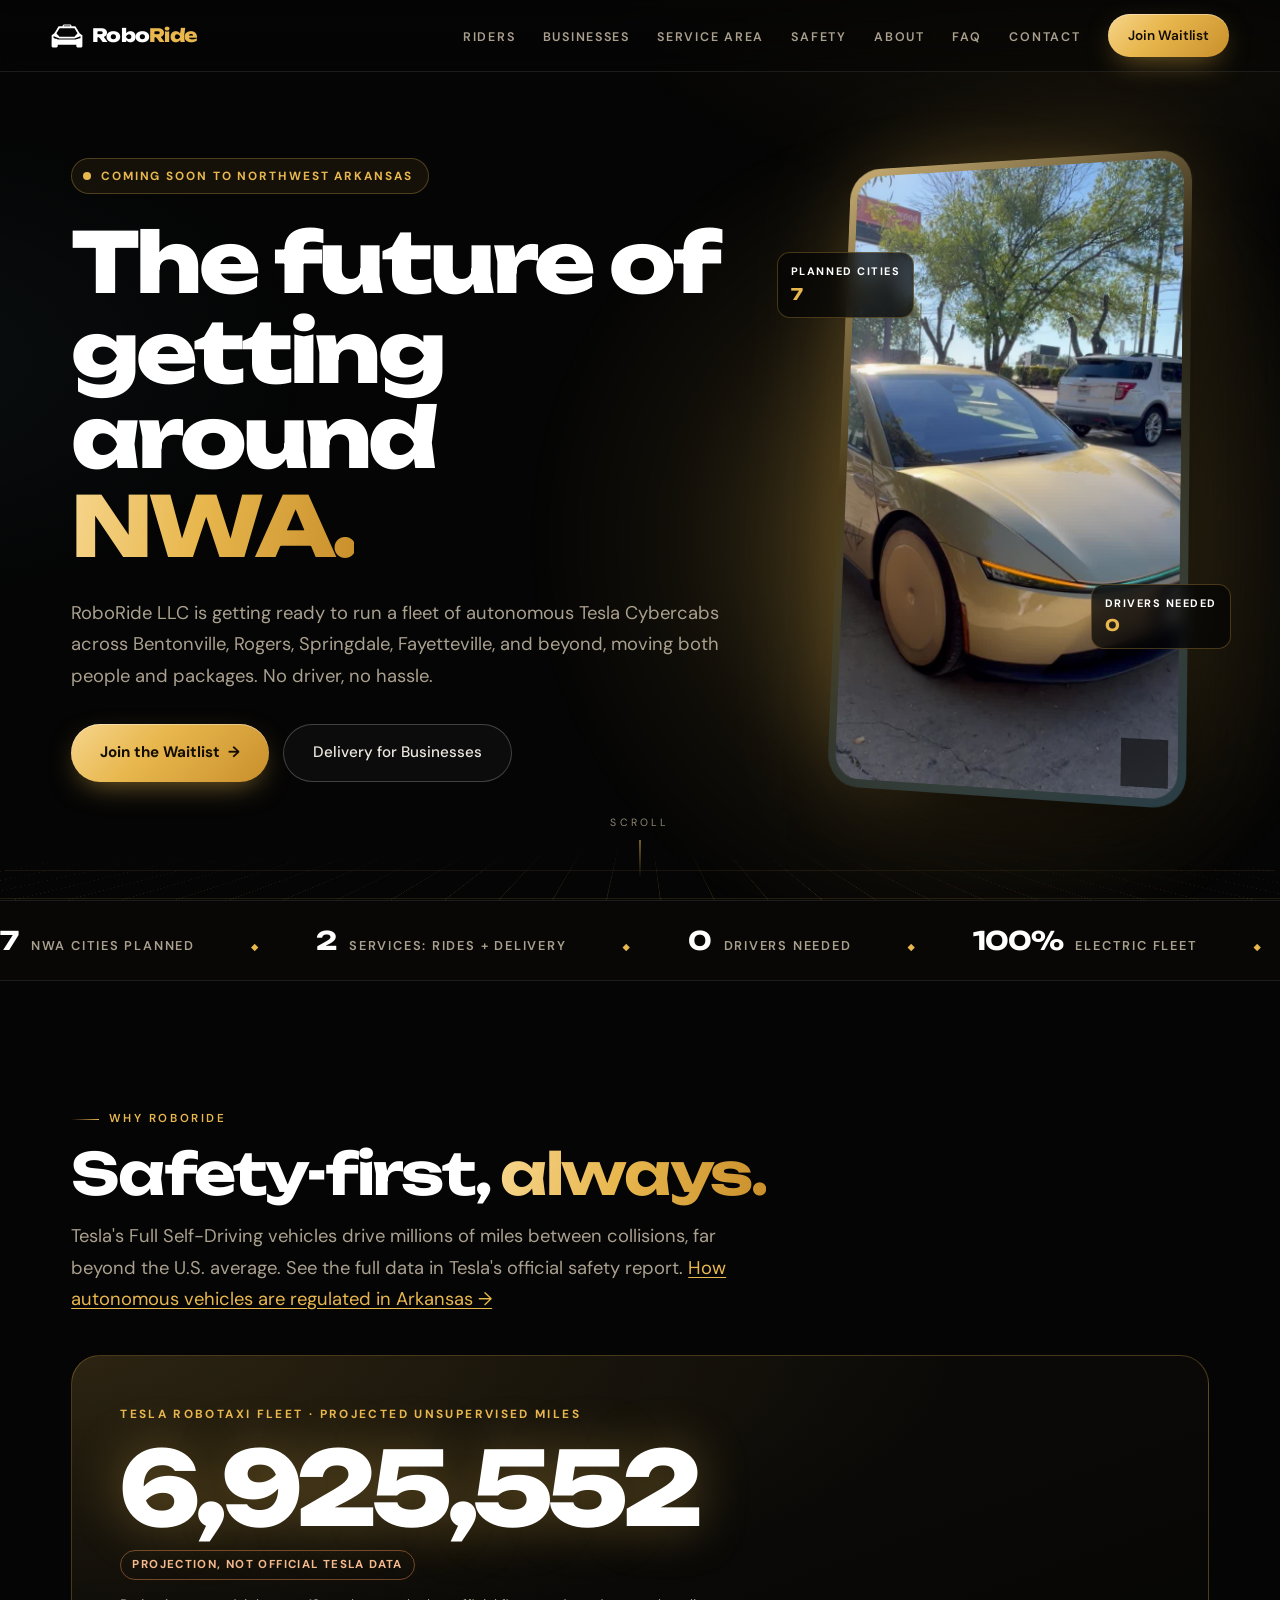
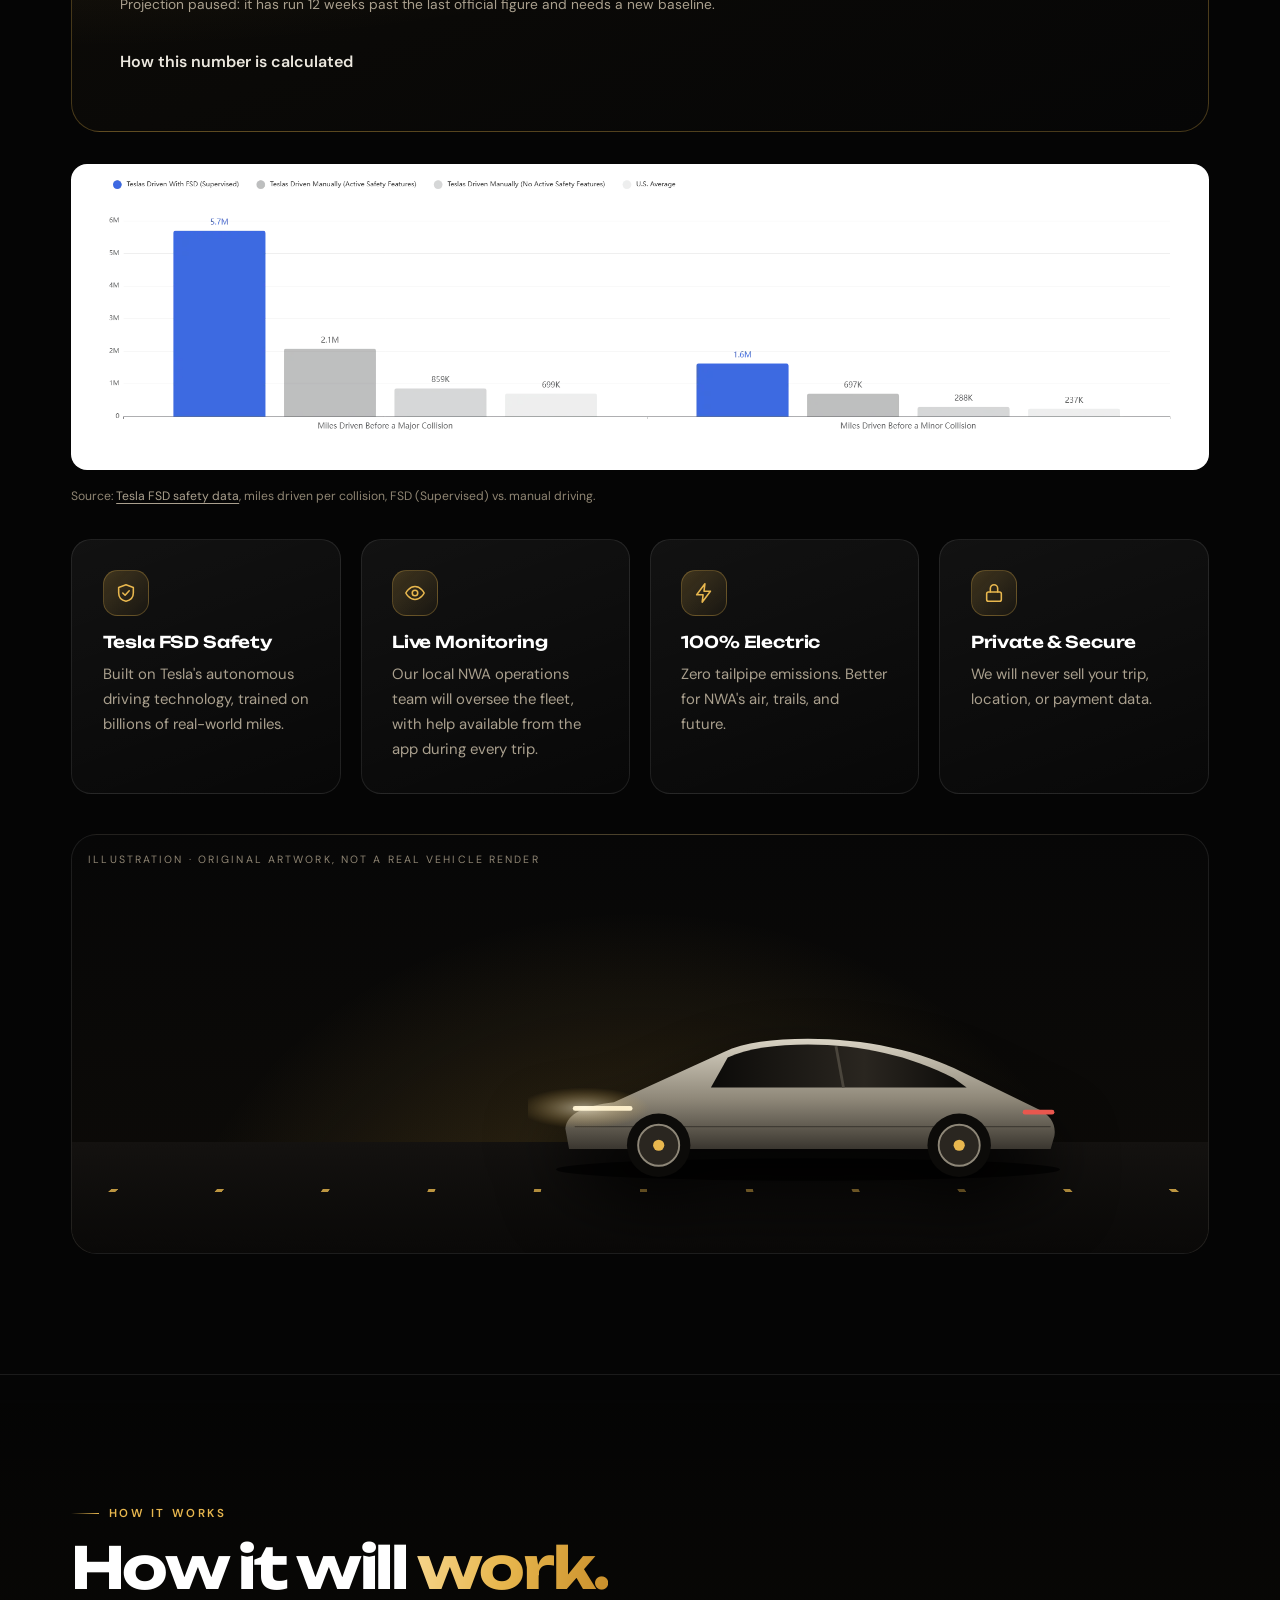
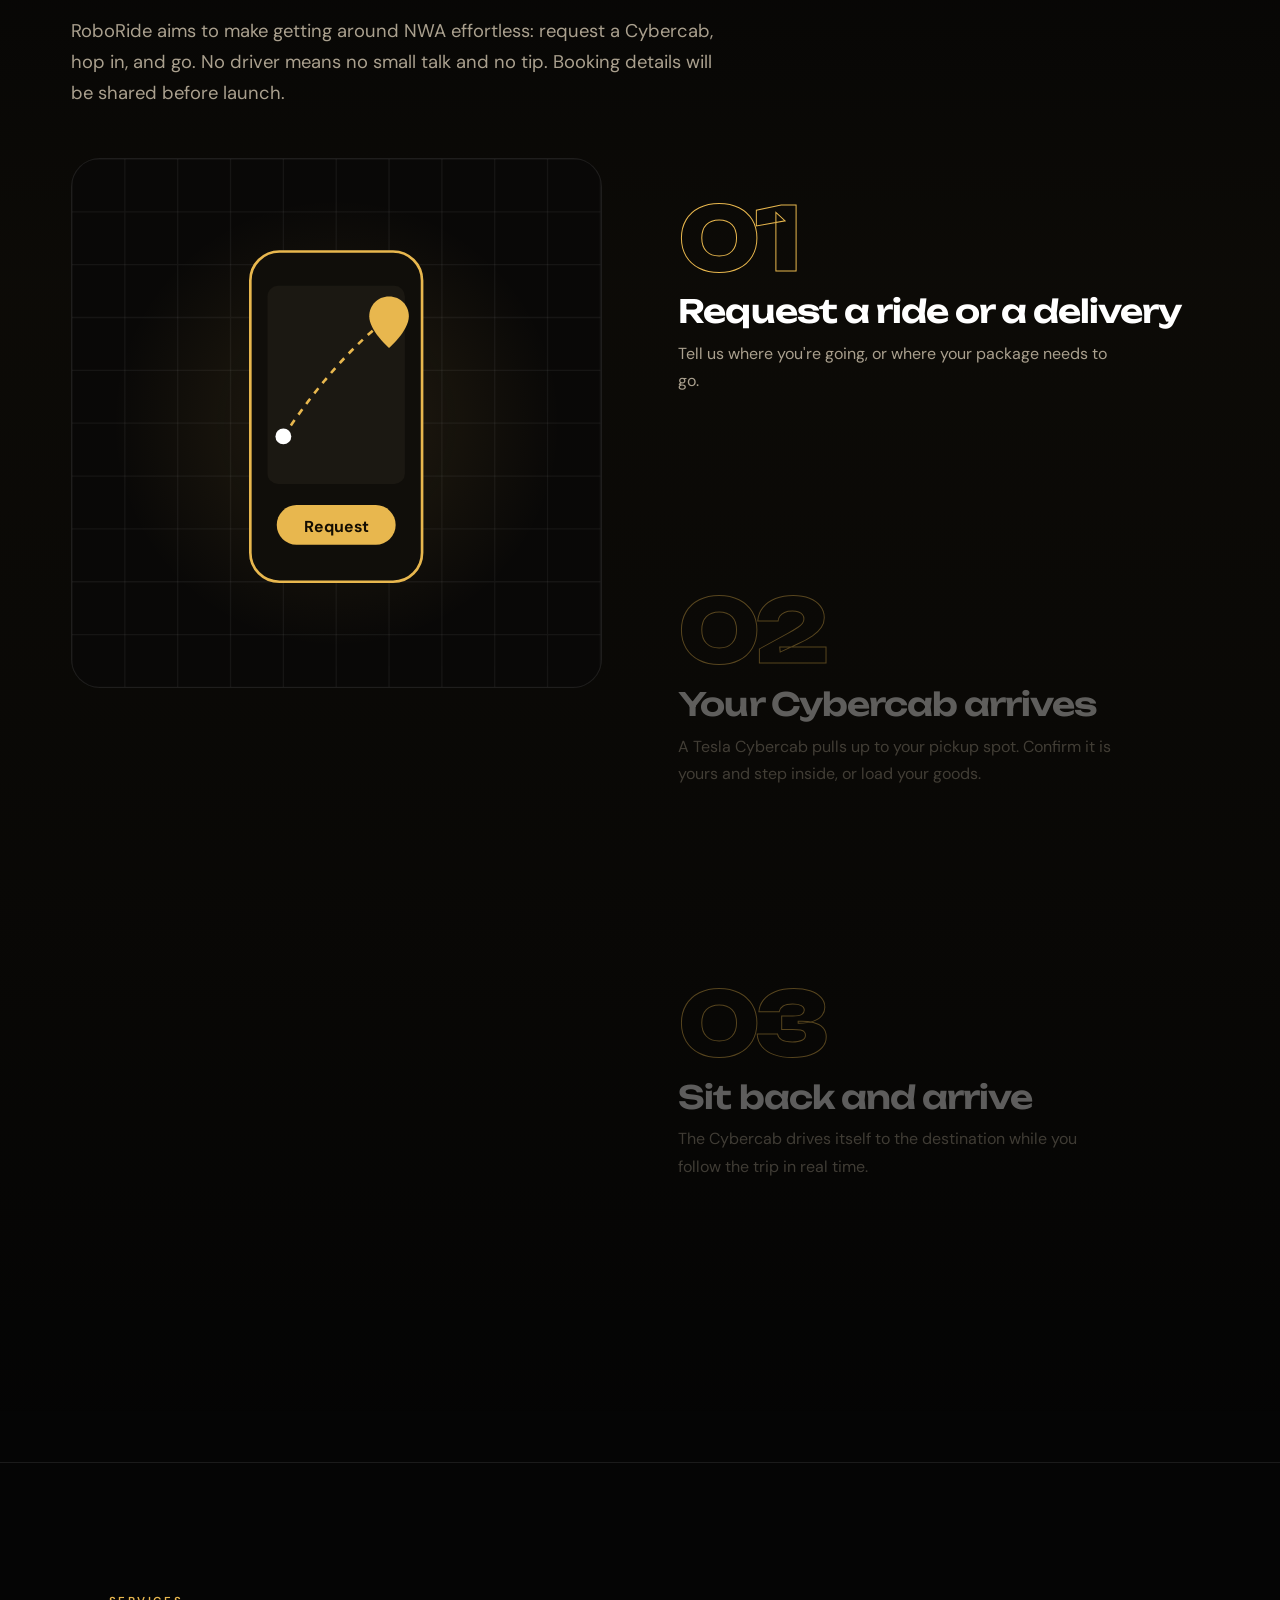
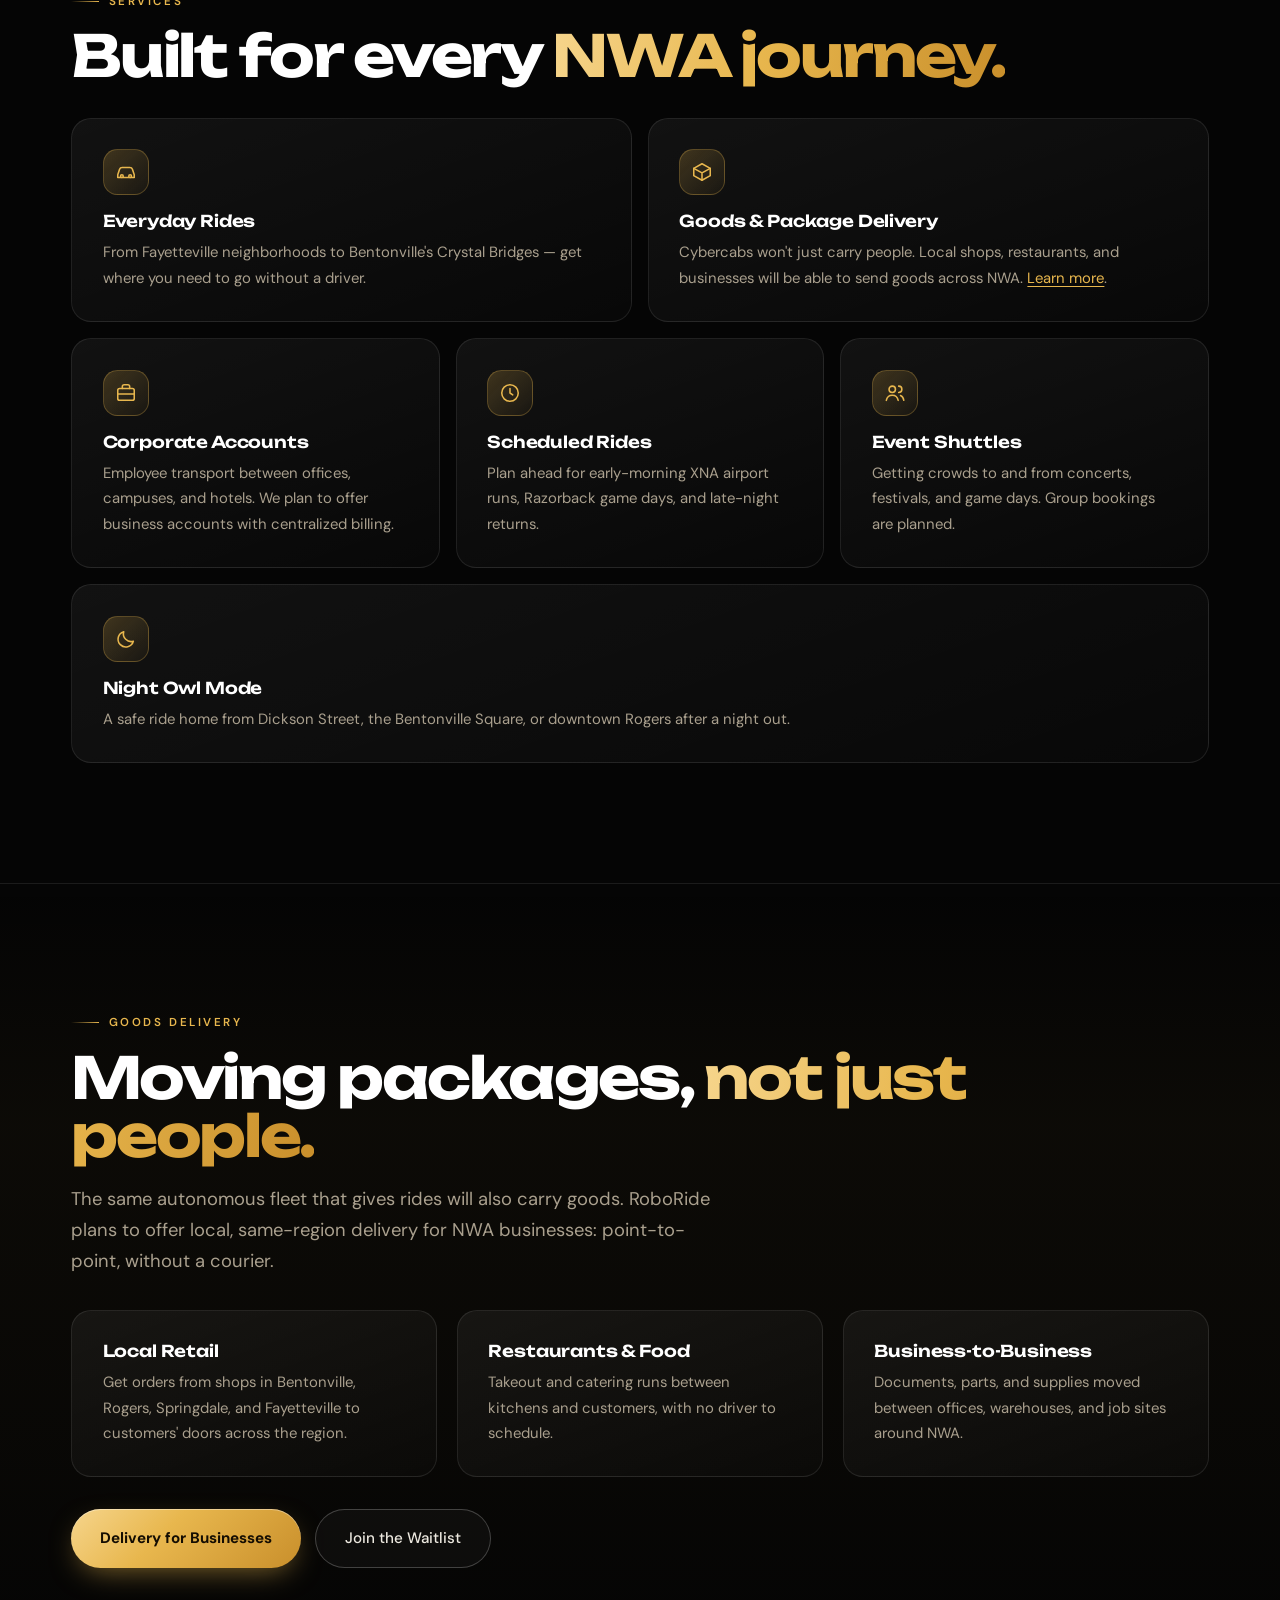
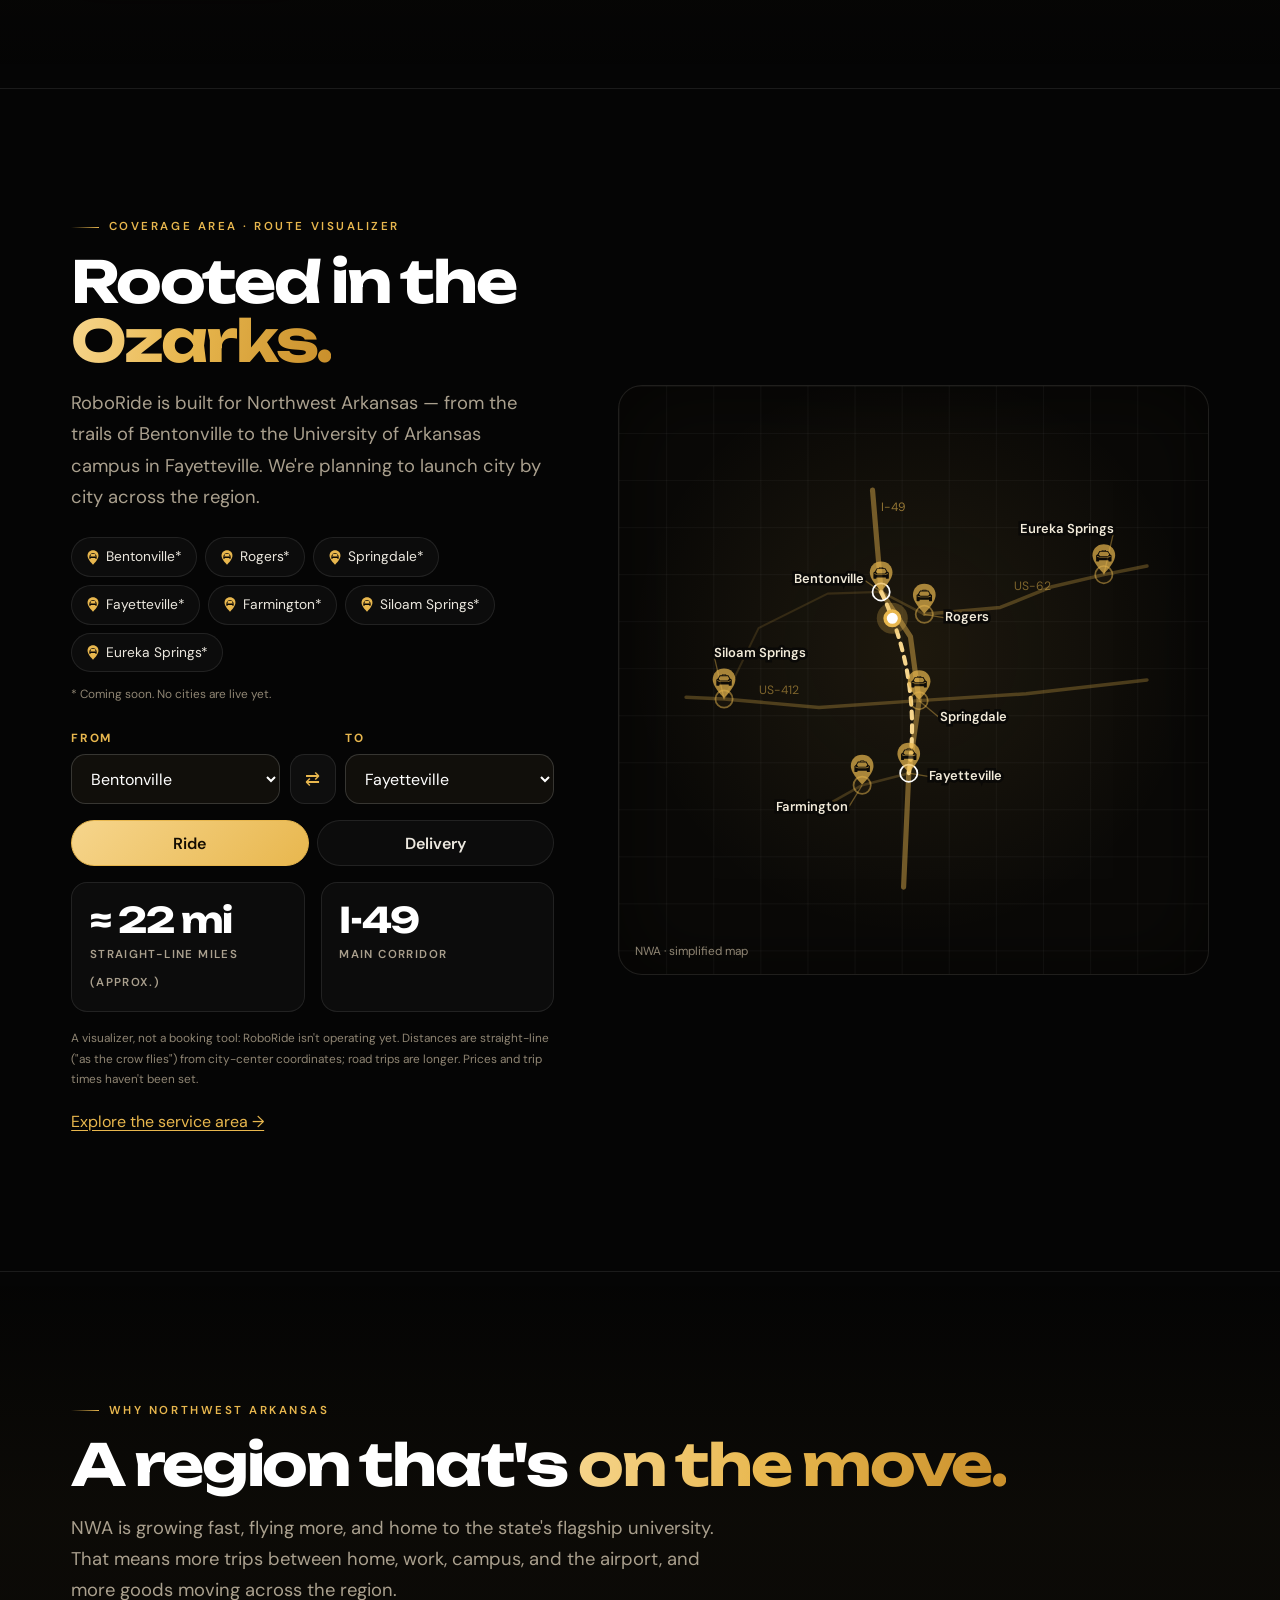
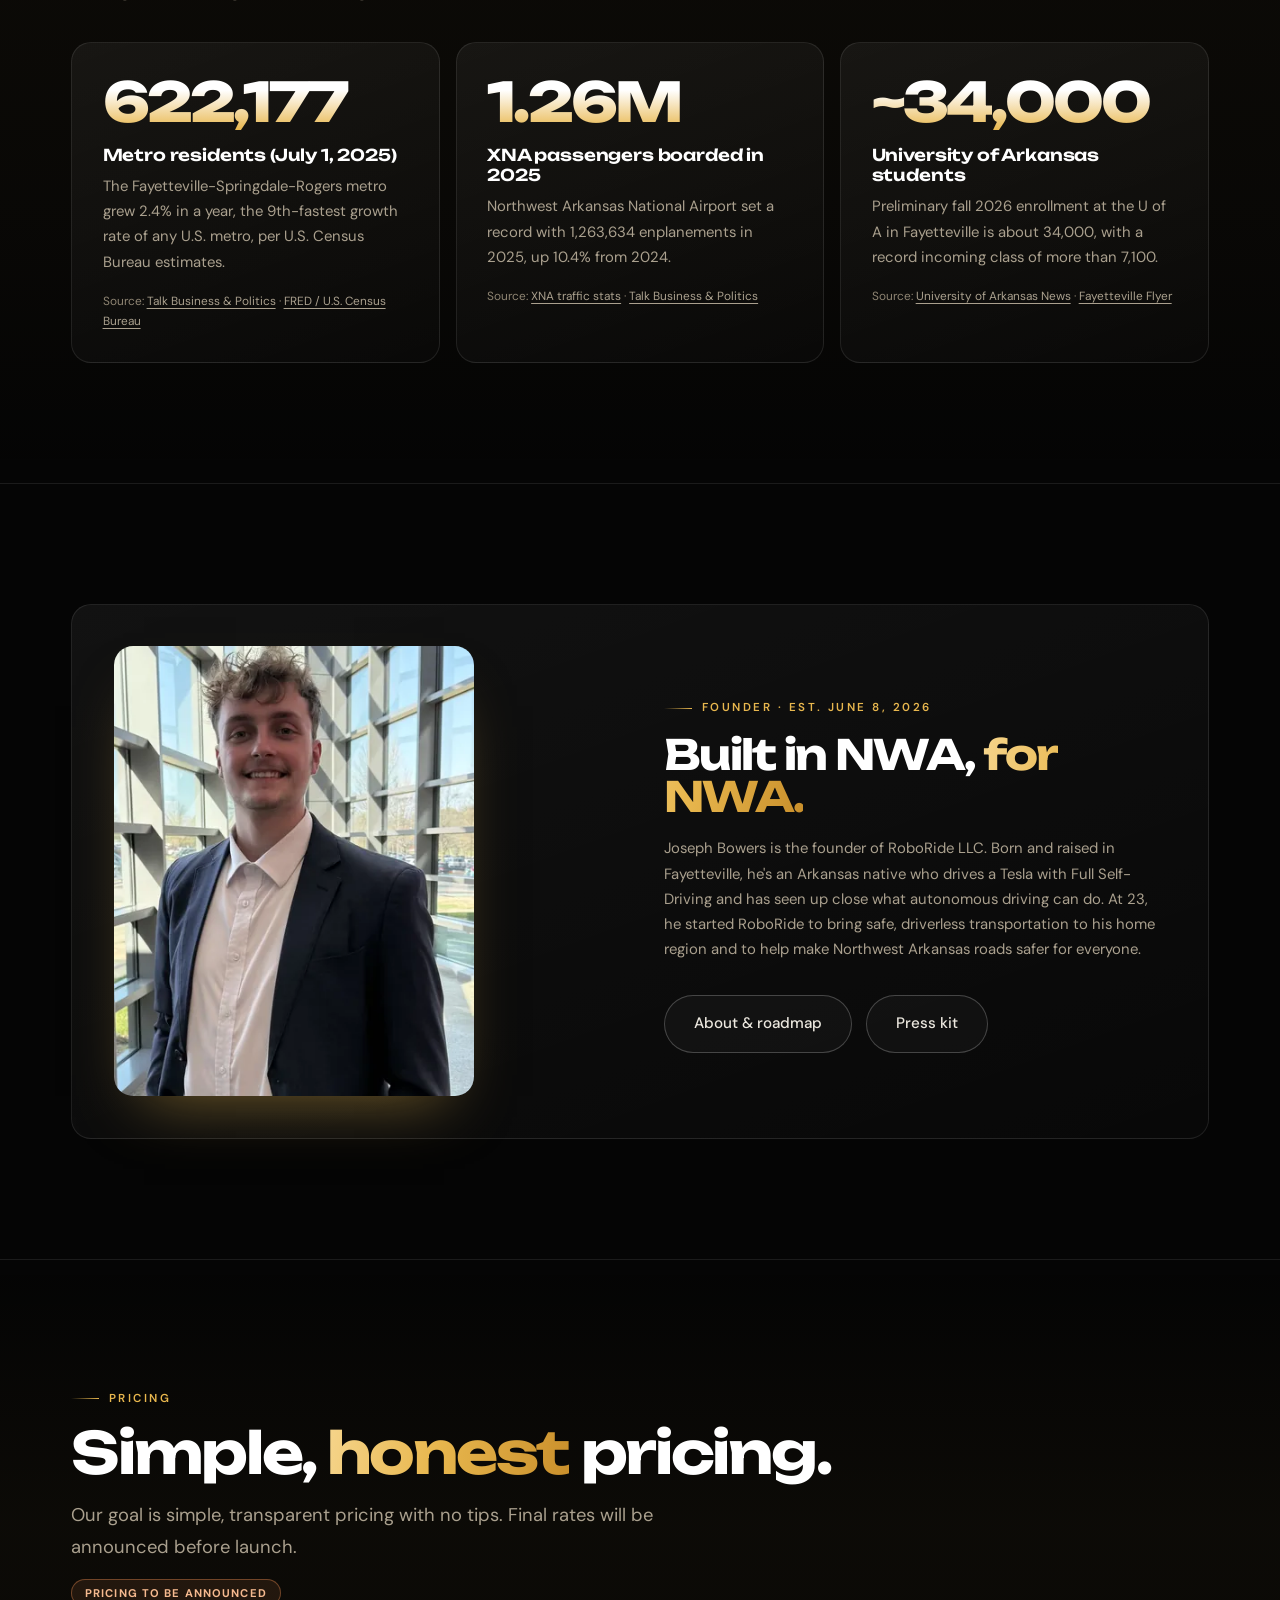
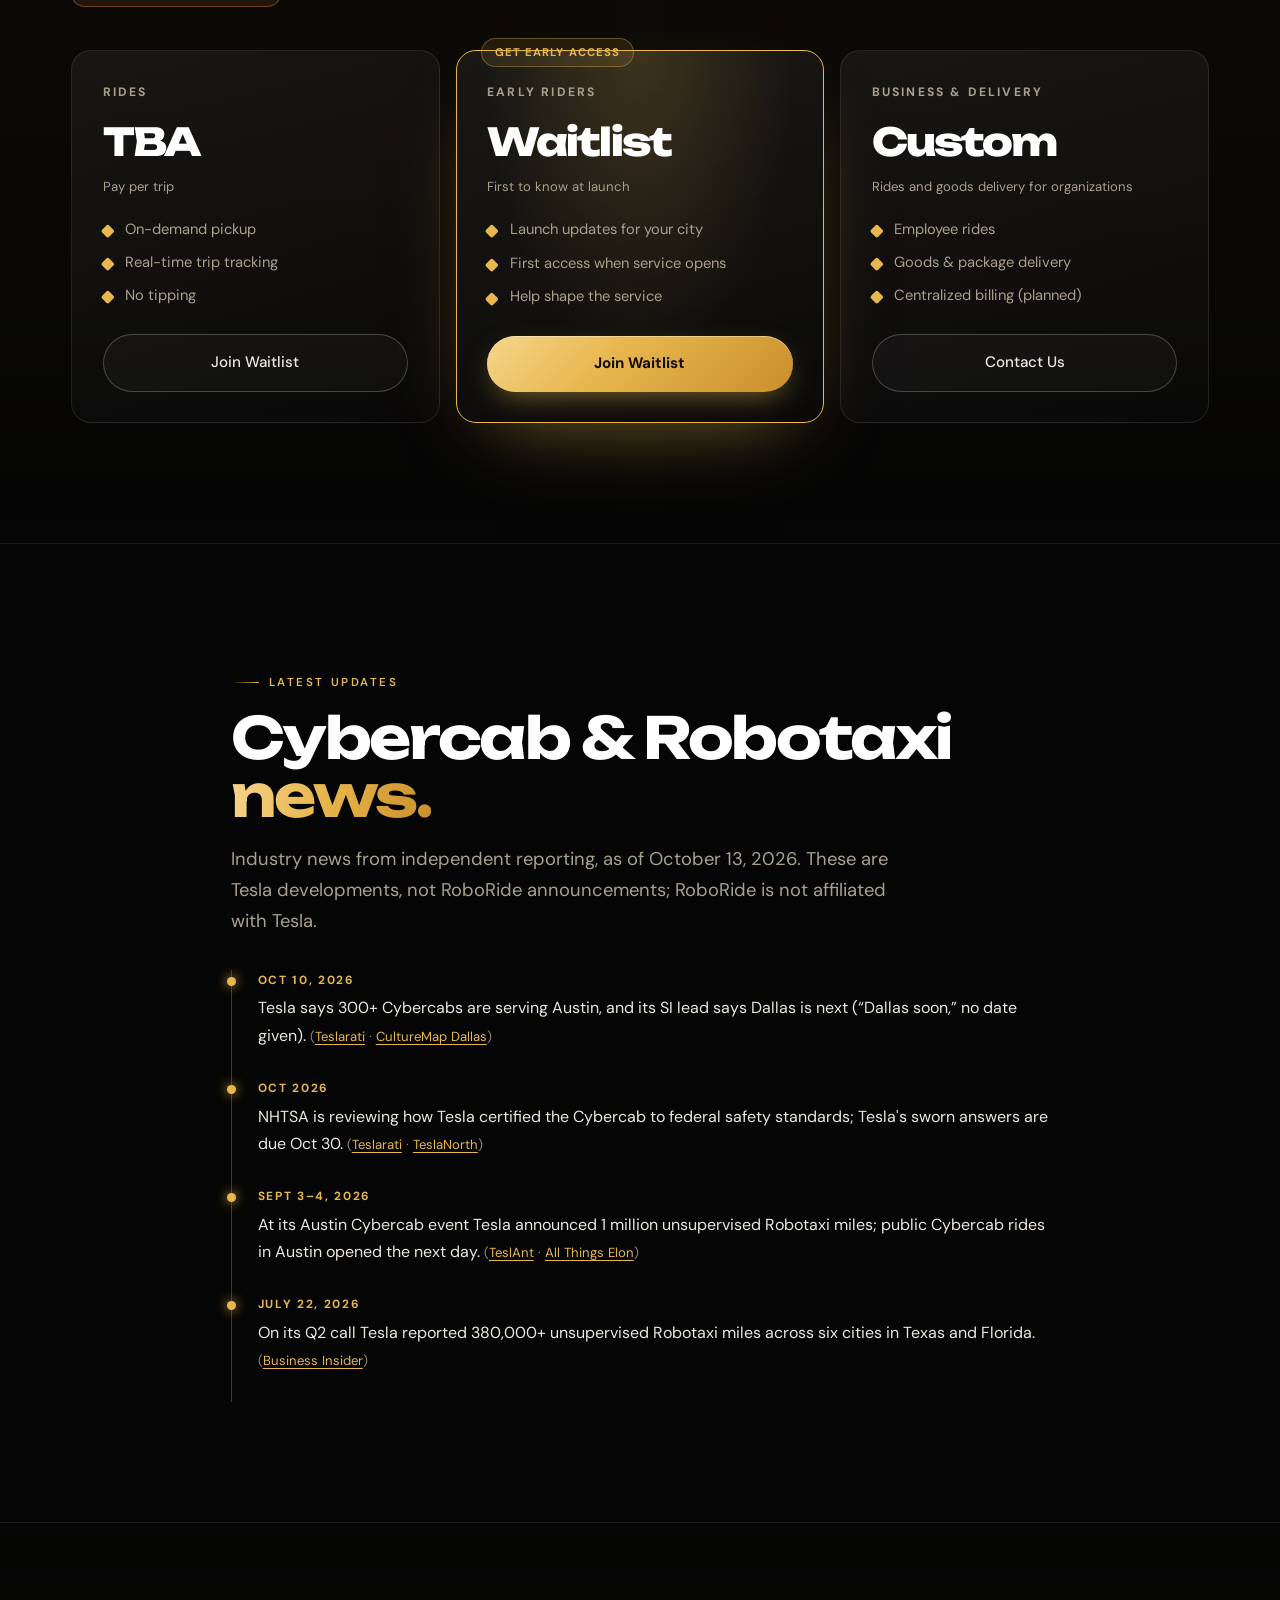
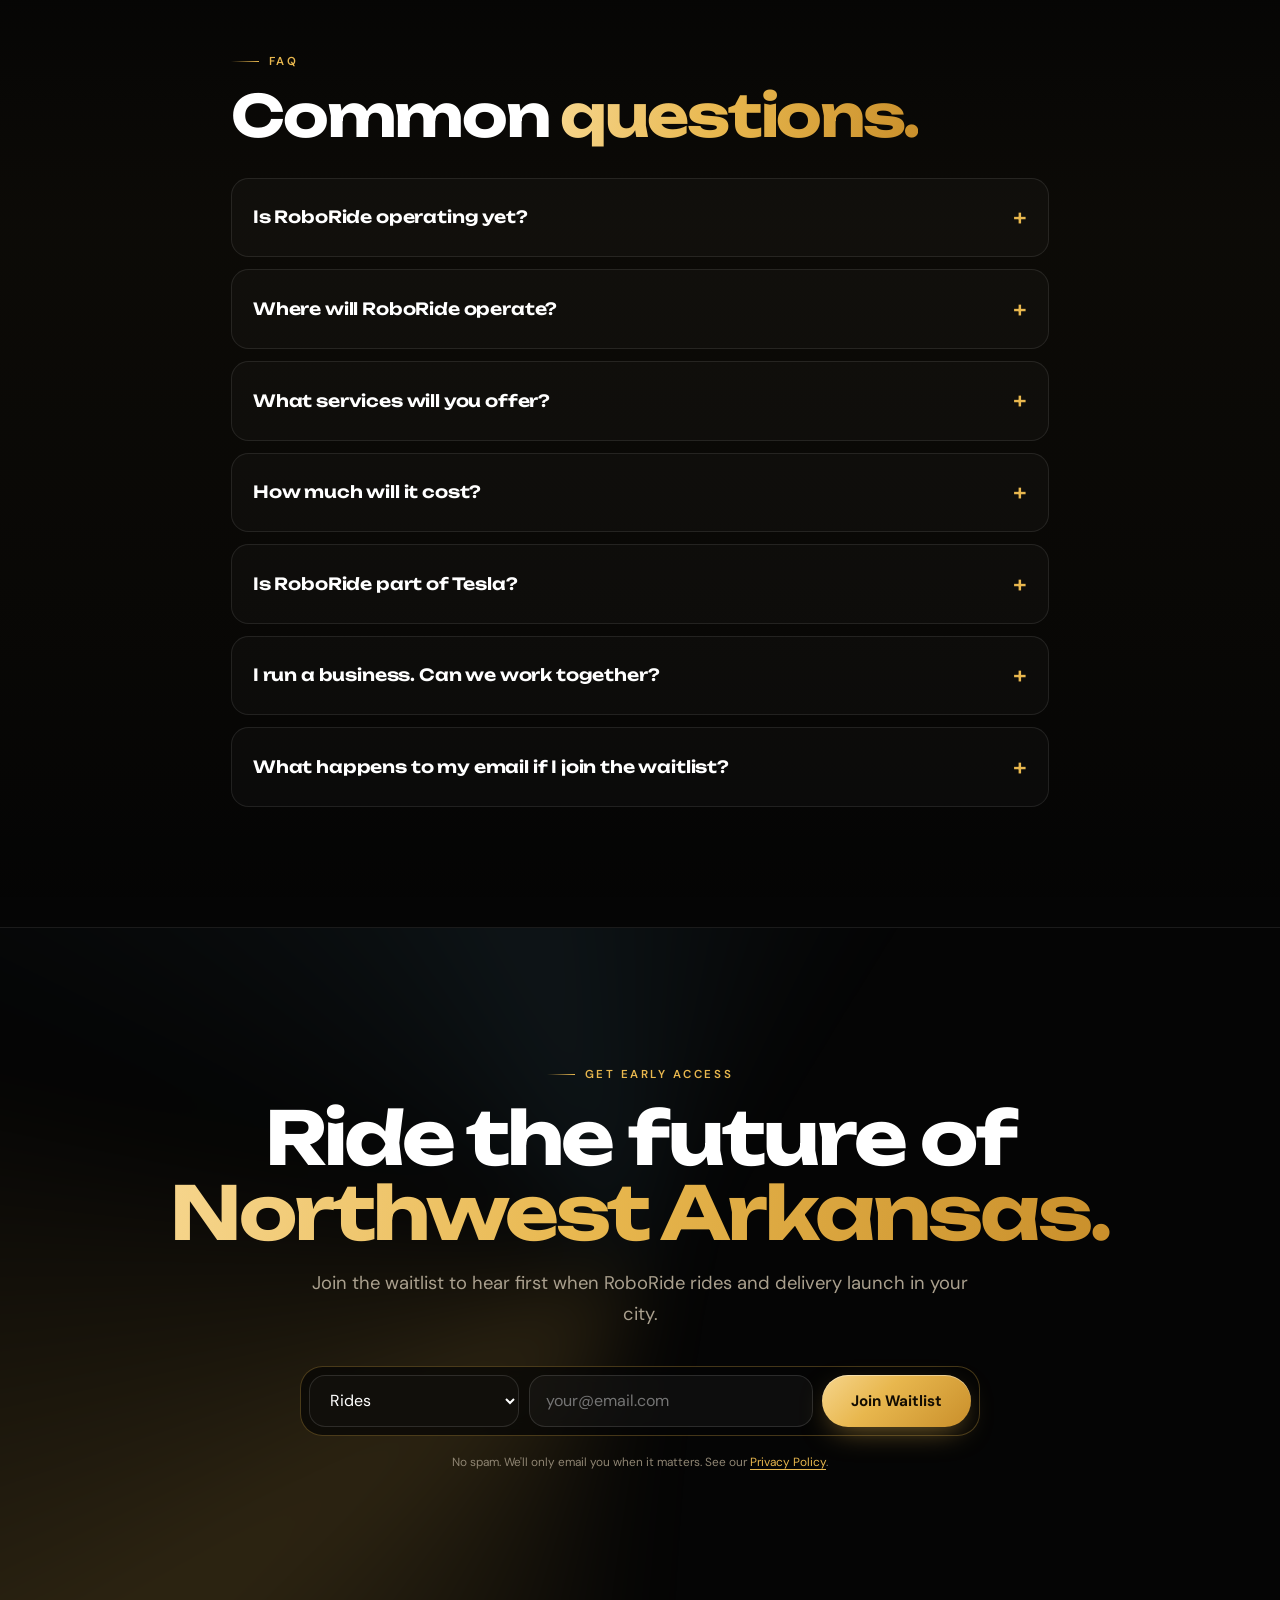
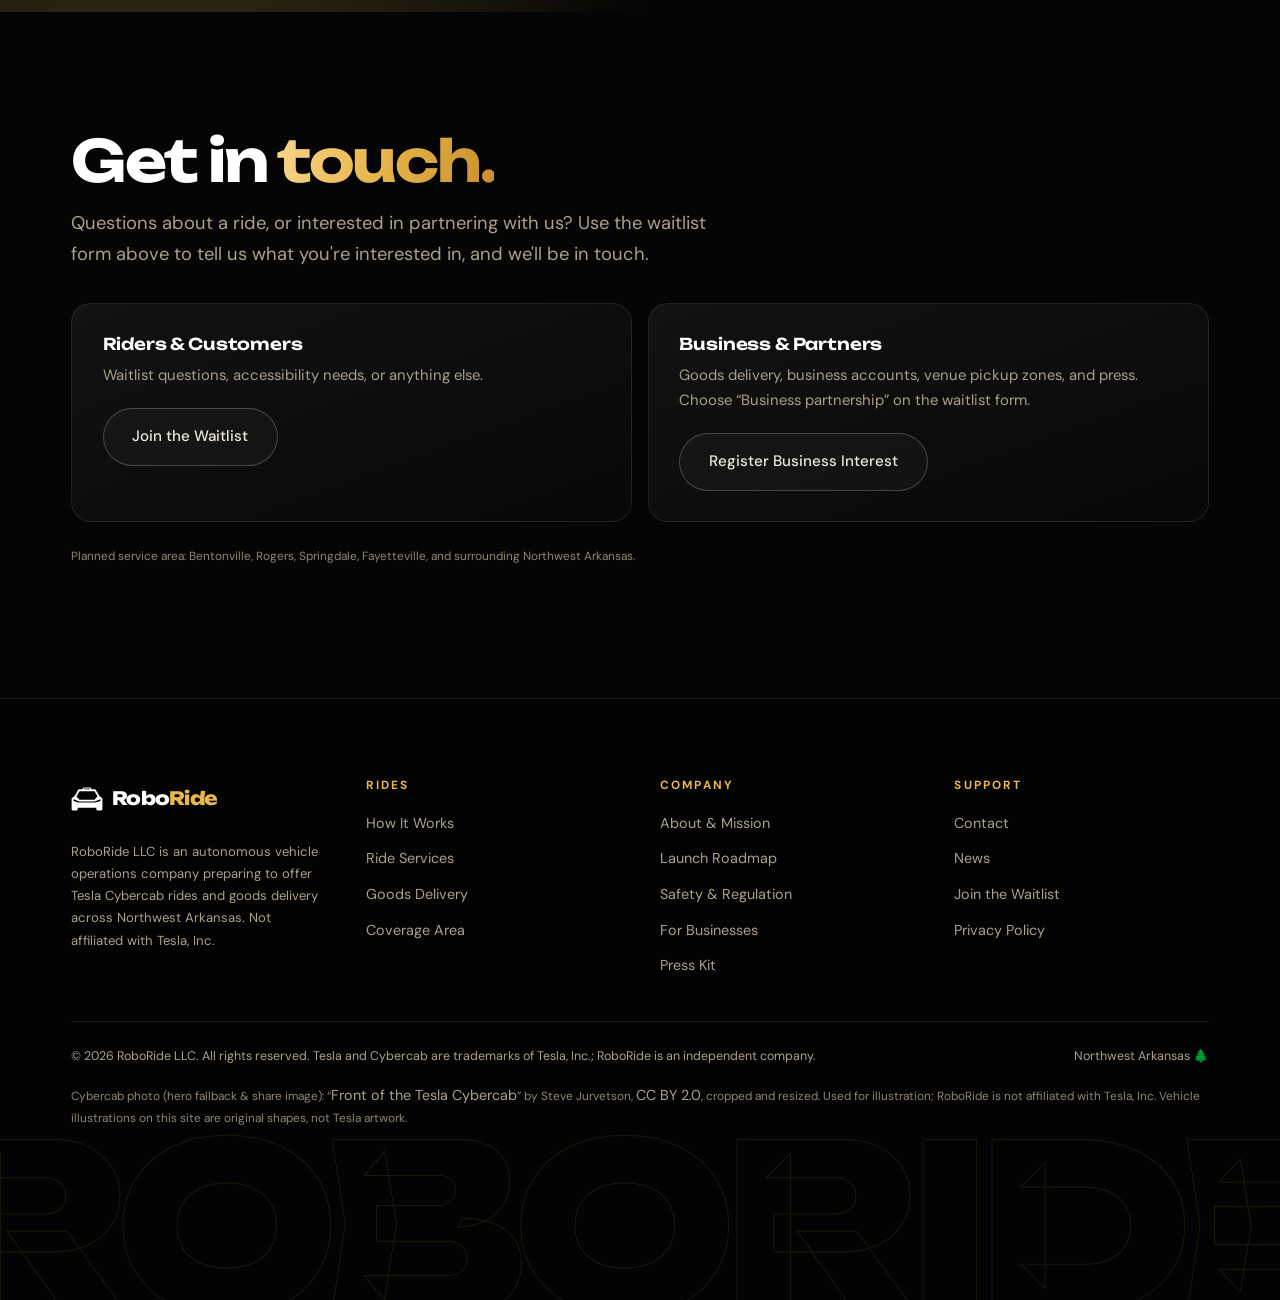
<file: index.html>
<!DOCTYPE html>
<html lang="en">
<head>
<meta charset="utf-8">
<meta name="robots" content="noindex, nofollow">
<meta name="viewport" content="width=device-width, initial-scale=1">
<title>RoboRide LLC | Autonomous Cybercab Rides &amp; Delivery in Northwest Arkansas</title>
<meta name="description" content="RoboRide LLC is preparing to operate autonomous Tesla Cybercabs for rides and goods delivery across Northwest Arkansas: Bentonville, Rogers, Springdale, Fayetteville and beyond. Join the waitlist.">
<meta name="theme-color" content="#050505">
<link rel="canonical" href="https://www.nwaroboride.org/">
<meta property="og:type" content="website">
<meta property="og:site_name" content="RoboRide">
<meta property="og:title" content="RoboRide | Autonomous Cybercab Rides &amp; Delivery in NWA">
<meta property="og:description" content="Driverless rides and goods delivery for Bentonville, Rogers, Springdale, Fayetteville and the rest of Northwest Arkansas. Join the waitlist.">
<meta property="og:url" content="https://www.nwaroboride.org/">
<meta property="og:image" content="https://www.nwaroboride.org/image/og-cybercab.jpg">
<meta property="og:image:width" content="1200">
<meta property="og:image:height" content="630">
<meta property="og:image:alt" content="Front view of a Tesla Cybercab with its doors open">
<meta name="twitter:card" content="summary_large_image">
<meta name="twitter:title" content="RoboRide | Autonomous Cybercab Rides &amp; Delivery in NWA">
<meta name="twitter:description" content="Driverless rides and goods delivery across Northwest Arkansas. Join the waitlist.">
<meta name="twitter:image" content="https://www.nwaroboride.org/image/og-cybercab.jpg">
<link rel="icon" href="favicon.ico" sizes="48x48">
<link rel="icon" type="image/svg+xml" href="favicon.svg">
<link rel="icon" type="image/png" sizes="32x32" href="image/favicon-32.png">
<link rel="apple-touch-icon" href="apple-touch-icon.png">
<link rel="manifest" href="site.webmanifest">
<link rel="preload" as="image" href="image/hero-video-poster.jpg">
<link rel="preconnect" href="https://fonts.googleapis.com">
<link rel="preconnect" href="https://fonts.gstatic.com" crossorigin>
<link href="https://fonts.googleapis.com/css2?family=Unbounded:wght@600;700;800&amp;family=DM+Sans:wght@400;500;600;700&amp;display=swap" rel="stylesheet" media="print" onload="this.media='all'">
<noscript><link href="https://fonts.googleapis.com/css2?family=Unbounded:wght@600;700;800&amp;family=DM+Sans:wght@400;500;600;700&amp;display=swap" rel="stylesheet"></noscript>
<link rel="stylesheet" href="site.css">
<script type="application/ld+json">{"@context":"https://schema.org","@type":"Organization","name":"RoboRide LLC","url":"https://www.nwaroboride.org/","logo":"https://www.nwaroboride.org/image/brand/roboride-icon-1024.png","foundingDate":"2026-06-08","founder":{"@type":"Person","name":"Joseph Bowers"},"description":"Autonomous vehicle operations company preparing to offer driverless rides and goods delivery in Northwest Arkansas.","areaServed":["Bentonville, AR","Rogers, AR","Springdale, AR","Fayetteville, AR","Farmington, AR","Siloam Springs, AR","Eureka Springs, AR"]}</script>
<script type="application/ld+json">{"@context": "https://schema.org", "@type": "FAQPage", "mainEntity": [{"@type": "Question", "name": "Is RoboRide operating yet?", "acceptedAnswer": {"@type": "Answer", "text": "Not yet. RoboRide LLC is preparing to launch and no cities are live today. Join the waitlist to hear when service starts in your area."}}, {"@type": "Question", "name": "Where will RoboRide operate?", "acceptedAnswer": {"@type": "Answer", "text": "Northwest Arkansas. The planned service area includes Bentonville, Rogers, Springdale, Fayetteville, Farmington, Siloam Springs, and Eureka Springs. We plan to launch city by city."}}, {"@type": "Question", "name": "What services will you offer?", "acceptedAnswer": {"@type": "Answer", "text": "Two things: driverless rides for people, and local delivery of goods for businesses and customers, both using autonomous Tesla Cybercabs."}}, {"@type": "Question", "name": "How much will it cost?", "acceptedAnswer": {"@type": "Answer", "text": "Pricing hasn't been set yet. Rates will be announced before launch, and waitlist members will hear first."}}, {"@type": "Question", "name": "Is RoboRide part of Tesla?", "acceptedAnswer": {"@type": "Answer", "text": "No. RoboRide LLC is an independent Northwest Arkansas company that plans to operate Tesla Cybercab vehicles. We are not affiliated with or endorsed by Tesla, Inc."}}, {"@type": "Question", "name": "I run a business. Can we work together?", "acceptedAnswer": {"@type": "Answer", "text": "We'd like to hear from you. Choose “Business partnership” on the waitlist form and we'll follow up about delivery, employee rides, or venue pickup zones."}}, {"@type": "Question", "name": "What happens to my email if I join the waitlist?", "acceptedAnswer": {"@type": "Answer", "text": "We use it only to contact you about RoboRide, and we will never sell it. See our Privacy Policy for details."}}]}</script>
<script>
// Map + route visualizer city data. x/y: positions in the 300x300 map (projected from real lat/long). lat/lon: city centers (approx.).
// Set active: true when a city goes live. Label positions are read by tools/build_pages.py for the service-area map.
window.RR_CITIES = [
  { name: 'Bentonville', x: 131, y: 99, labelX: 121, labelY: 92, align: 'right', lat: 36.3729, lon: -94.2088, active: false },
  { name: 'Rogers', x: 156, y: 112, labelX: 168, labelY: 114, align: 'left', lat: 36.332, lon: -94.1185, active: false },
  { name: 'Springdale', x: 153, y: 162, labelX: 165, labelY: 172, align: 'left', lat: 36.1867, lon: -94.1288, active: false },
  { name: 'Fayetteville', x: 147, y: 204, labelX: 159, labelY: 206, align: 'left', lat: 36.0626, lon: -94.1574, active: false },
  { name: 'Farmington', x: 120, y: 211, labelX: 112, labelY: 224, align: 'right', lat: 36.042, lon: -94.2471, active: false },
  { name: 'Siloam Springs', x: 40, y: 161, labelX: 34, labelY: 135, align: 'leftish', lat: 36.1881, lon: -94.5405, active: false },
  { name: 'Eureka Springs', x: 260, y: 89, labelX: 266, labelY: 63, align: 'right', lat: 36.4011, lon: -93.738, active: false }
];
</script>
</head>
<body>
<a class="skip-link" href="#main">Skip to content</a>
<header class="site-header">
  <a class="logo" href="#main" aria-label="RoboRide home"><img src="image/brand/roboride-logo-white.svg" width="32" height="32" alt="">Robo<span>Ride</span></a>
  <nav id="site-nav" class="nav" aria-label="Primary">
    <ul>
      <li><a href="#how">Riders</a></li>
      <li><a href="businesses.html">Businesses</a></li>
      <li><a href="service-area.html">Service Area</a></li>
      <li><a href="safety.html">Safety</a></li>
      <li><a href="about.html">About</a></li>
      <li><a href="#faq">FAQ</a></li>
      <li><a href="#contact">Contact</a></li>
      <li><a class="btn" href="#signup">Join Waitlist</a></li>
    </ul>
  </nav>
  <button class="menu-btn" type="button" aria-label="Open menu" aria-controls="site-nav" aria-expanded="false">
    <svg width="20" height="20" viewBox="0 0 24 24" fill="none" stroke="#e8e4dc" stroke-width="1.8" stroke-linecap="round" aria-hidden="true"><path d="M4 6h16M4 12h16M4 18h16"/></svg>
  </button>
  <span class="progress" aria-hidden="true"></span>
</header>

<main id="main">
<!-- HERO -->
<section class="hero" aria-labelledby="hero-title">
  <div class="hero-sun" aria-hidden="true"></div>
  <div class="hero-floor" aria-hidden="true"></div>
  <div class="wrap hero-grid">
    <div>
      <div class="status-pill"><i aria-hidden="true"></i>Coming soon to Northwest Arkansas</div>
      <h1 id="hero-title"><span class="line"><span>The future of</span></span> <span class="line"><span>getting around</span></span> <span class="line"><span><em>NWA.</em></span></span><span class="sr-only"> RoboRide: autonomous Cybercab rides and delivery in Northwest Arkansas</span></h1>
      <p class="lead">RoboRide LLC is getting ready to run a fleet of autonomous Tesla Cybercabs across Bentonville, Rogers, Springdale, Fayetteville, and beyond, moving both people and packages. No driver, no hassle.</p>
      <div class="actions">
        <a class="btn" href="#signup">Join the Waitlist <span aria-hidden="true">→</span></a>
        <a class="btn ghost" href="businesses.html">Delivery for Businesses</a>
      </div>
    </div>
    <div class="stage" data-tilt>
      <div class="portal">
        <!-- Hero video: Joseph's own footage (portrait). Reduced-motion visitors get the Cybercab photo instead. -->
        <video data-hero-video muted loop playsinline preload="metadata" poster="image/hero-video-poster.jpg" width="720" height="1280" aria-label="Short video walking around a gold Tesla Cybercab parked outdoors and looking inside through its open door">
          <source src="image/hero-video-720.mp4" type="video/mp4">
        </video>
        <picture class="fallback">
          <source type="image/webp" srcset="image/hero-cybercab-960.webp 960w, image/hero-cybercab-1600.webp 1600w" sizes="360px">
          <img src="image/hero-cybercab-960.jpg" width="960" height="540" loading="lazy" alt="A Tesla Cybercab, front view, with both doors raised">
        </picture>
        <button class="vid-btn" type="button" data-vid-btn aria-label="Play video"><svg width="16" height="16" viewBox="0 0 24 24" fill="currentColor" aria-hidden="true"><path d="M7 4l13 8-13 8z"/></svg></button>
      </div>
      <div class="hud a" aria-hidden="true">Planned cities<b>7</b></div>
      <div class="hud b" aria-hidden="true">Drivers needed<b>0</b></div>
    </div>
  </div>
  <div class="scroll-cue" aria-hidden="true">Scroll</div>
</section>

<!-- STATS TICKER -->
<div class="ticker" aria-label="RoboRide at a glance">
  <ul>
    <li><b>7</b> NWA cities planned</li><li><b>2</b> Services: rides + delivery</li><li><b>0</b> Drivers needed</li><li><b>100%</b> Electric fleet</li><li><b>June 8, 2026</b> Founded in NWA</li>
    <li aria-hidden="true"><b>7</b> NWA cities planned</li><li aria-hidden="true"><b>2</b> Services: rides + delivery</li><li aria-hidden="true"><b>0</b> Drivers needed</li><li aria-hidden="true"><b>100%</b> Electric fleet</li><li aria-hidden="true"><b>June 8, 2026</b> Founded in NWA</li>
  </ul>
</div>

<!-- TRUST / SAFETY + FSD COUNTER -->
<section id="trust" class="section">
  <div class="wrap">
    <div class="eyebrow">Why RoboRide</div>
    <h2>Safety-first, <em>always.</em></h2>
    <p class="lead">Tesla's Full Self-Driving vehicles drive millions of miles between collisions, far beyond the U.S. average. See the full data in Tesla's official safety report. <a href="safety.html">How autonomous vehicles are regulated in Arkansas →</a></p>

    <div id="fsd-counter" class="counter reveal">
      <div class="lbl">Tesla Robotaxi fleet · projected unsupervised miles</div>
      <div class="miles" aria-hidden="true" data-fsd-miles>1,000,000</div>
      <p class="sr-only" data-fsd-sr>Projected total: about 1,000,000 unsupervised miles.</p>
      <span class="proj">Projection, not official Tesla data</span>
      <p data-fsd-capped hidden>Projection paused: it has run <span data-fsd-maxweeks>12</span> weeks past the last official figure and needs a new baseline.</p>
      <details>
        <summary>How this number is calculated</summary>
        <p><strong>Method:</strong> we start from Tesla's last stated total (<span data-fsd-base>1,000,000</span> unsupervised miles on <span data-fsd-basedate>September 3, 2026</span>) and assume growth of <span data-fsd-growth>17.5%</span> a week continues: miles = base × (1 + growth)<sup>weeks since base</sup>. That rate is our own calculation, not a figure Tesla stated. It's the average weekly growth between Tesla's two announced totals: 380,000 miles on July 22 and 1,000,000 on Sept 3, 2026. (On its Q2 call Tesla described weekly mileage growth of "more than 10% a week.") Real growth may be faster or slower, so treat this as an estimate. It covers Tesla's own driverless fleet (mostly Model Y) in the cities where Tesla operates. RoboRide is not yet operating, and none of these are RoboRide miles.</p>
        <p>Sources: 1M miles announced by Ashok Elluswamy at Tesla's Cybercab event, Austin, Sept 3, 2026 (<a href="https://teslant.com/en/news/tesla-robotaxi-1-million-unsupervised-miles-2026-09" target="_blank" rel="noopener">TeslAnt</a>, <a href="https://evwire.com/p/tesla-cybercab-launch-event-full-video" target="_blank" rel="noopener">event video</a>) · 380,000-mile total and "more than 10% a week" remark, Q2 2026 earnings call, July 22, 2026 (<a href="https://www.fool.com/earnings/call-transcripts/2026/08/05/tesla-tsla-q2-2026-earnings-call-transcript/" target="_blank" rel="noopener">transcript</a>, <a href="https://www.businessinsider.com/tesla-q2-2026-earnings-robotaxi-paid-miles-fsd-cybercab-progress-2026-7" target="_blank" rel="noopener">Business Insider</a>).</p>
      </details>
    </div>

    <figure class="chart reveal" style="margin-inline:0">
      <picture><source type="image/webp" srcset="image/safety-chart.webp"><img src="image/safety-chart.png" alt="Tesla FSD safety chart: miles driven before a major or minor collision, comparing Teslas driven with FSD supervised vs. manually" loading="lazy" decoding="async" width="2037" height="514"></picture>
    </figure>
    <p class="cite">Source: <a href="https://www.tesla.com/fsd/safety" target="_blank" rel="noopener">Tesla FSD safety data</a>, miles driven per collision, FSD (Supervised) vs. manual driving.</p>

    <div class="grid" style="margin-top:2rem">
      <div class="card spot reveal"><div class="ico"><svg viewBox="0 0 24 24" fill="none" stroke="currentColor" stroke-width="1.7" stroke-linecap="round" stroke-linejoin="round" aria-hidden="true"><path d="M12 3l8 3v6c0 5-3.5 8-8 9-4.5-1-8-4-8-9V6z"/><path d="M8.5 12l2.5 2.5 4.5-5"/></svg></div><h3>Tesla FSD Safety</h3><p>Built on Tesla's autonomous driving technology, trained on billions of real-world miles.</p></div>
      <div class="card spot reveal"><div class="ico"><svg viewBox="0 0 24 24" fill="none" stroke="currentColor" stroke-width="1.7" stroke-linecap="round" stroke-linejoin="round" aria-hidden="true"><path d="M2 12s3.5-7 10-7 10 7 10 7-3.5 7-10 7S2 12 2 12z"/><circle cx="12" cy="12" r="3"/></svg></div><h3>Live Monitoring</h3><p>Our local NWA operations team will oversee the fleet, with help available from the app during every trip.</p></div>
      <div class="card spot reveal"><div class="ico"><svg viewBox="0 0 24 24" fill="none" stroke="currentColor" stroke-width="1.7" stroke-linecap="round" stroke-linejoin="round" aria-hidden="true"><path d="M13 2L4 14h7l-1 8 9-12h-7z"/></svg></div><h3>100% Electric</h3><p>Zero tailpipe emissions. Better for NWA's air, trails, and future.</p></div>
      <div class="card spot reveal"><div class="ico"><svg viewBox="0 0 24 24" fill="none" stroke="currentColor" stroke-width="1.7" stroke-linecap="round" stroke-linejoin="round" aria-hidden="true"><rect x="4" y="11" width="16" height="10" rx="2"/><path d="M8 11V7a4 4 0 018 0v4"/></svg></div><h3>Private &amp; Secure</h3><p>We will never sell your trip, location, or payment data.</p></div>
    </div>

    <div class="drive reveal" aria-hidden="true">
      <span class="tag">Illustration · original artwork, not a real vehicle render</span>
      <div class="road"></div>
      <div class="pod" data-pod><svg viewBox="0 0 600 190" role="presentation"><defs><linearGradient id="pb" x1="0" y1="0" x2="0" y2="1"><stop offset="0" stop-color="#d9d3c4"/><stop offset=".55" stop-color="#8e8778"/><stop offset="1" stop-color="#3a362f"/></linearGradient><linearGradient id="pg" x1="0" y1="0" x2="1" y2="0"><stop offset="0" stop-color="#0c0b09"/><stop offset=".6" stop-color="#2a2620"/><stop offset="1" stop-color="#0c0b09"/></linearGradient><radialGradient id="pl" cx=".5" cy=".5" r=".5"><stop offset="0" stop-color="#fff6dc"/><stop offset="1" stop-color="#e8b74e" stop-opacity="0"/></radialGradient></defs>
<ellipse cx="300" cy="172" rx="270" ry="12" fill="#000" opacity=".7"/>
<path d="M40 128 C42 112 60 104 92 100 L210 46 C232 36 262 32 300 32 C360 32 420 44 470 70 L548 108 C560 114 566 124 564 136 L560 150 L44 150 Z" fill="url(#pb)"/>
<path d="M214 52 C236 42 266 38 300 38 C356 38 410 50 456 74 L470 84 L196 84 Z" fill="url(#pg)"/>
<path d="M330 40 L338 84" stroke="#4a453c" stroke-width="3"/>
<path d="M50 126 L560 126" stroke="rgba(0,0,0,.35)" stroke-width="1.5"/>
<rect x="48" y="104" width="64" height="5" rx="2.5" fill="#fff6dc"/><ellipse cx="60" cy="106" rx="70" ry="22" fill="url(#pl)" opacity=".55"/>
<rect x="530" y="108" width="34" height="5" rx="2.5" fill="#e8574e"/>
<g><circle cx="140" cy="146" r="34" fill="#0c0b09"/><circle cx="140" cy="146" r="22" fill="#2a2620" stroke="#8e8778" stroke-width="2"/><circle cx="140" cy="146" r="6" fill="#e8b74e"/></g>
<g><circle cx="462" cy="146" r="34" fill="#0c0b09"/><circle cx="462" cy="146" r="22" fill="#2a2620" stroke="#8e8778" stroke-width="2"/><circle cx="462" cy="146" r="6" fill="#e8b74e"/></g>
</svg></div>
    </div>
  </div>
</section>

<!-- HOW IT WORKS: sticky scroll story -->
<section id="how" class="section alt">
  <div class="wrap">
    <div class="eyebrow">How it works</div>
    <h2>How it will <em>work.</em></h2>
    <p class="lead">RoboRide aims to make getting around NWA effortless: request a Cybercab, hop in, and go. No driver means no small talk and no tip. Booking details will be shared before launch.</p>
    <div class="story" style="margin-top:3rem">
      <div class="story-visual" aria-hidden="true"><svg viewBox="0 0 400 400"><defs><radialGradient id="sg" cx=".5" cy=".5" r=".5"><stop offset="0" stop-color="#e8b74e" stop-opacity=".5"/><stop offset="1" stop-color="#e8b74e" stop-opacity="0"/></radialGradient></defs>
<g stroke="rgba(255,255,255,.05)"><path d="M0 0V400M0 0H400"/><path d="M40 0V400M0 40H400"/><path d="M80 0V400M0 80H400"/><path d="M120 0V400M0 120H400"/><path d="M160 0V400M0 160H400"/><path d="M200 0V400M0 200H400"/><path d="M240 0V400M0 240H400"/><path d="M280 0V400M0 280H400"/><path d="M320 0V400M0 320H400"/><path d="M360 0V400M0 360H400"/><path d="M400 0V400M0 400H400"/></g>
<g data-scene="0"><rect x="135" y="70" width="130" height="250" rx="22" fill="#100e0a" stroke="#e8b74e" stroke-width="2"/><rect x="148" y="96" width="104" height="150" rx="8" fill="#1b1812"/><path d="M160 210 Q200 150 240 120" stroke="#e8b74e" stroke-width="2" stroke-dasharray="5 5" fill="none"/><circle cx="160" cy="210" r="6" fill="#fff"/><path d="M240 104c-9 0-15 7-15 15 0 11 15 24 15 24s15-13 15-24c0-8-6-15-15-15z" fill="#e8b74e"/><rect x="155" y="262" width="90" height="30" rx="15" fill="#e8b74e"/><text x="200" y="282" text-anchor="middle" font-size="12" font-weight="700" fill="#140d02" font-family="DM Sans,sans-serif">Request</text></g>
<g data-scene="1" opacity="0"><circle cx="200" cy="230" r="90" fill="url(#sg)"/><path d="M200 120c-14 0-24 11-24 24 0 18 24 38 24 38s24-20 24-38c0-13-10-24-24-24z" fill="#e8b74e"/><circle cx="200" cy="144" r="8" fill="#0a0806"/><g transform="translate(110 220)"><path d="M10 50 C12 40 22 36 36 34 L80 14 C90 10 104 9 118 9 C140 9 160 14 176 24 L188 38 C192 42 192 48 190 54 L10 54 Z" fill="#cfc8b8"/><path d="M84 18 C94 14 106 12 118 12 C138 12 156 17 170 26 L174 32 L78 32 Z" fill="#14120e"/><circle cx="48" cy="54" r="12" fill="#0c0b09"/><circle cx="150" cy="54" r="12" fill="#0c0b09"/><rect x="12" y="40" width="22" height="3" rx="1.5" fill="#fff6dc"/></g></g>
<g data-scene="2" opacity="0"><path d="M40 340 C120 330 120 220 200 210 S300 90 360 60" stroke="rgba(232,183,78,.35)" stroke-width="16" fill="none" stroke-linecap="round"/><path d="M40 340 C120 330 120 220 200 210 S300 90 360 60" stroke="#f6d58c" stroke-width="2" stroke-dasharray="6 8" fill="none"/><circle cx="40" cy="340" r="8" fill="#fff"/><path d="M360 34c-9 0-16 7-16 16 0 12 16 26 16 26s16-14 16-26c0-9-7-16-16-16z" fill="#e8b74e"/><circle cx="200" cy="210" r="12" fill="#fff" stroke="#e8b74e" stroke-width="4"/><text x="200" y="380" text-anchor="middle" font-size="12" fill="#aaa08e" font-family="DM Sans,sans-serif" letter-spacing="2">FOLLOW YOUR TRIP LIVE</text></g>
</svg></div>
      <ol class="story-steps" style="list-style:none;margin:0;padding-left:0">
        <li class="sstep active" data-step="0"><span class="n">01</span><h3>Request a ride or a delivery</h3><p>Tell us where you're going, or where your package needs to go.</p></li>
        <li class="sstep" data-step="1"><span class="n">02</span><h3>Your Cybercab arrives</h3><p>A Tesla Cybercab pulls up to your pickup spot. Confirm it is yours and step inside, or load your goods.</p></li>
        <li class="sstep" data-step="2"><span class="n">03</span><h3>Sit back and arrive</h3><p>The Cybercab drives itself to the destination while you follow the trip in real time.</p></li>
      </ol>
    </div>
  </div>
</section>

<!-- SERVICES -->
<section id="services" class="section">
  <div class="wrap">
    <div class="eyebrow">Services</div>
    <h2>Built for every <em>NWA journey.</em></h2>
    <div class="bento" style="margin-top:2rem">
      <div class="card spot wide reveal"><div class="ico"><svg viewBox="0 0 24 24" fill="none" stroke="currentColor" stroke-width="1.7" stroke-linecap="round" stroke-linejoin="round" aria-hidden="true"><path d="M3 15l2-6c.4-1.2 1.5-2 2.8-2h8.4c1.3 0 2.4.8 2.8 2l2 6v3H3z"/><circle cx="7.5" cy="16.5" r="1.5"/><circle cx="16.5" cy="16.5" r="1.5"/></svg></div><h3>Everyday Rides</h3><p>From Fayetteville neighborhoods to Bentonville's Crystal Bridges — get where you need to go without a driver.</p></div>
      <div class="card spot wide reveal"><div class="ico"><svg viewBox="0 0 24 24" fill="none" stroke="currentColor" stroke-width="1.7" stroke-linecap="round" stroke-linejoin="round" aria-hidden="true"><path d="M21 8l-9-5-9 5v8l9 5 9-5z"/><path d="M3 8l9 5 9-5M12 13v8"/></svg></div><h3>Goods &amp; Package Delivery</h3><p>Cybercabs won't just carry people. Local shops, restaurants, and businesses will be able to send goods across NWA. <a href="#delivery">Learn more</a>.</p></div>
      <div class="card spot reveal"><div class="ico"><svg viewBox="0 0 24 24" fill="none" stroke="currentColor" stroke-width="1.7" stroke-linecap="round" stroke-linejoin="round" aria-hidden="true"><rect x="3" y="7" width="18" height="13" rx="2"/><path d="M8 7V5a2 2 0 012-2h4a2 2 0 012 2v2M3 13h18"/></svg></div><h3>Corporate Accounts</h3><p>Employee transport between offices, campuses, and hotels. We plan to offer business accounts with centralized billing.</p></div>
      <div class="card spot reveal"><div class="ico"><svg viewBox="0 0 24 24" fill="none" stroke="currentColor" stroke-width="1.7" stroke-linecap="round" stroke-linejoin="round" aria-hidden="true"><circle cx="12" cy="12" r="9"/><path d="M12 7v5l3 2"/></svg></div><h3>Scheduled Rides</h3><p>Plan ahead for early-morning XNA airport runs, Razorback game days, and late-night returns.</p></div>
      <div class="card spot reveal"><div class="ico"><svg viewBox="0 0 24 24" fill="none" stroke="currentColor" stroke-width="1.7" stroke-linecap="round" stroke-linejoin="round" aria-hidden="true"><circle cx="9" cy="8" r="3.5"/><path d="M2.5 20c.8-3.5 3.4-5.5 6.5-5.5s5.7 2 6.5 5.5"/><path d="M16 4.5a3.5 3.5 0 010 7M18 14.8c2 .7 3.2 2.5 3.6 5.2"/></svg></div><h3>Event Shuttles</h3><p>Getting crowds to and from concerts, festivals, and game days. Group bookings are planned.</p></div>
      <div class="card spot full reveal"><div class="ico"><svg viewBox="0 0 24 24" fill="none" stroke="currentColor" stroke-width="1.7" stroke-linecap="round" stroke-linejoin="round" aria-hidden="true"><path d="M20 14.5A8.5 8.5 0 019.5 4a8.5 8.5 0 1010.5 10.5z"/></svg></div><h3>Night Owl Mode</h3><p>A safe ride home from Dickson Street, the Bentonville Square, or downtown Rogers after a night out.</p></div>
    </div>
  </div>
</section>

<!-- DELIVERY -->
<section id="delivery" class="section alt">
  <div class="wrap">
    <div class="eyebrow">Goods delivery</div>
    <h2>Moving packages, <em>not just people.</em></h2>
    <p class="lead">The same autonomous fleet that gives rides will also carry goods. RoboRide plans to offer local, same-region delivery for NWA businesses: point-to-point, without a courier.</p>
    <div class="grid" style="margin-top:2rem">
      <div class="card spot reveal"><h3>Local Retail</h3><p>Get orders from shops in Bentonville, Rogers, Springdale, and Fayetteville to customers' doors across the region.</p></div>
      <div class="card spot reveal"><h3>Restaurants &amp; Food</h3><p>Takeout and catering runs between kitchens and customers, with no driver to schedule.</p></div>
      <div class="card spot reveal"><h3>Business-to-Business</h3><p>Documents, parts, and supplies moved between offices, warehouses, and job sites around NWA.</p></div>
    </div>
    <div class="actions"><a class="btn" href="businesses.html">Delivery for Businesses</a><a class="btn ghost" href="#signup">Join the Waitlist</a></div>
  </div>
</section>

<!-- ROUTE VISUALIZER + COVERAGE MAP -->
<section id="coverage" class="section">
  <div class="wrap cov">
    <div>
      <div class="eyebrow">Coverage area · route visualizer</div>
      <h2>Rooted in the <em>Ozarks.</em></h2>
      <p class="lead">RoboRide is built for Northwest Arkansas — from the trails of Bentonville to the University of Arkansas campus in Fayetteville. We're planning to launch city by city across the region.</p>
      <ul class="chips" aria-label="Planned cities"><li><img src="image/brand/roboride-pin.svg" width="12" height="15" alt="">Bentonville*</li><li><img src="image/brand/roboride-pin.svg" width="12" height="15" alt="">Rogers*</li><li><img src="image/brand/roboride-pin.svg" width="12" height="15" alt="">Springdale*</li><li><img src="image/brand/roboride-pin.svg" width="12" height="15" alt="">Fayetteville*</li><li><img src="image/brand/roboride-pin.svg" width="12" height="15" alt="">Farmington*</li><li><img src="image/brand/roboride-pin.svg" width="12" height="15" alt="">Siloam Springs*</li><li><img src="image/brand/roboride-pin.svg" width="12" height="15" alt="">Eureka Springs*</li></ul>
      <p class="tiny">* Coming soon. No cities are live yet.</p>
      <div class="sim-ctrl" id="sim" style="margin-top:1.5rem">
        <div class="row">
          <div><label for="sim-from">From</label><select id="sim-from"></select></div>
          <button class="swap" type="button" data-swap aria-label="Swap start and destination">⇄</button>
          <div><label for="sim-to">To</label><select id="sim-to"></select></div>
        </div>
        <div class="mode" role="group" aria-label="Trip type">
          <button type="button" data-mode="ride" aria-pressed="true">Ride</button>
          <button type="button" data-mode="delivery" aria-pressed="false">Delivery</button>
        </div>
        <div class="readout" aria-live="polite">
          <div><b data-sim-dist>–</b><span>Straight-line miles (approx.)</span></div>
          <div><b data-sim-road>–</b><span>Main corridor</span></div>
        </div>
        <p class="tiny" style="margin:0">A visualizer, not a booking tool: RoboRide isn't operating yet. Distances are straight-line ("as the crow flies") from city-center coordinates; road trips are longer. Prices and trip times haven't been set.</p>
      </div>
      <p style="margin-top:1.2rem"><a href="service-area.html">Explore the service area →</a></p>
    </div>
    <div class="map" role="img" aria-label="Map of the planned RoboRide service area in Northwest Arkansas: Siloam Springs in the west, Eureka Springs in the east, and Bentonville, Rogers, Springdale, Fayetteville and Farmington along the I-49 corridor">
      <svg viewBox="0 0 300 300" aria-hidden="true">
        <defs><symbol id="rr-pin" viewBox="70 32 260 336"><path fill="#e8b74e" d="M200 40C127 40 78 92 78 160C78 245 200 360 200 360S322 245 322 160C322 92 273 40 200 40Z"/><path fill="#0a0806" fill-rule="evenodd" transform="translate(87.86 63.42) scale(0.56)" d="M102.25 291.02C104.45 290.22 104.77 290.02 106.56 288.23C108.63 286.18 109.20 285.18 110.04 282.16C110.54 280.38 110.75 276.56 110.75 269.20C110.75 267.11 110.83 266.45 111.14 266.14C111.50 265.79 119.97 265.75 200.59 265.75C269.53 265.75 289.72 265.82 289.95 266.05C290.17 266.27 290.25 268.36 290.25 273.88C290.25 282.30 290.35 282.96 291.95 285.62C293.66 288.45 295.97 290.19 299.69 291.47C301.23 291.99 301.51 292.00 319.63 292.00L338.02 292.00L339.45 291.42C340.23 291.09 341.43 290.63 342.12 290.37C342.99 290.05 343.87 289.40 345.12 288.15C346.87 286.38 347.39 285.49 348.41 282.50C348.86 281.17 348.87 279.32 348.85 228.30L348.82 175.47L347.97 174.58C347.51 174.10 346.38 173.18 345.47 172.54C344.55 171.90 342.53 170.42 340.97 169.24C339.40 168.07 337.83 166.89 337.47 166.62C337.11 166.35 335.70 165.28 334.34 164.24C332.99 163.20 331.31 161.97 330.62 161.50C329.02 160.41 323.88 156.40 322.79 155.39C322.33 154.97 321.69 154.12 321.35 153.50C321.02 152.88 320.25 151.59 319.64 150.62C318.60 149.00 317.23 146.72 315.78 144.17C315.45 143.60 314.10 141.39 312.78 139.27C310.26 135.24 309.21 133.52 307.51 130.62C306.94 129.66 306.11 128.26 305.66 127.50C305.21 126.74 304.05 124.78 303.08 123.12C302.12 121.47 300.44 118.70 299.35 116.96C295.69 111.08 294.33 108.89 292.85 106.42C292.04 105.07 291.02 103.38 290.60 102.67C290.17 101.96 289.27 100.45 288.60 99.32C283.96 91.50 282.60 89.31 282.07 88.81L281.47 88.25L262.66 88.25C247.99 88.25 243.76 88.18 243.45 87.94C243.14 87.69 243.03 86.90 242.93 84.08L242.80 80.53L241.77 78.48C240.55 76.05 239.23 74.52 237.07 73.06C234.04 71.00 236.46 71.12 200.12 71.12C169.08 71.12 167.82 71.14 166.50 71.60C163.23 72.73 160.10 75.68 158.76 78.88C158.04 80.62 158.00 80.89 158.00 84.09C158.00 86.82 157.93 87.54 157.61 87.86C157.26 88.21 155.15 88.25 138.14 88.25C119.42 88.25 119.06 88.26 118.43 88.75C117.84 89.21 116.97 90.58 114.18 95.38C113.62 96.34 112.41 98.36 111.50 99.88C109.44 103.29 105.16 110.41 102.18 115.38C100.95 117.44 99.68 119.52 99.37 120.00C99.06 120.48 97.60 122.90 96.14 125.38C94.67 127.85 93.01 130.61 92.45 131.50C91.89 132.39 91.07 133.74 90.63 134.50C90.19 135.26 89.49 136.44 89.07 137.12C88.66 137.81 87.59 139.61 86.70 141.12C85.81 142.64 84.02 145.64 82.73 147.80C81.43 149.96 79.96 152.42 79.45 153.27C78.50 154.86 78.65 154.74 70.75 160.83C69.44 161.84 67.59 163.22 66.62 163.89C65.66 164.57 63.19 166.41 61.12 167.98C59.06 169.55 56.53 171.48 55.50 172.26C54.47 173.04 53.26 174.02 52.81 174.44L52.00 175.20L51.94 211.79C51.90 231.91 51.88 255.74 51.88 264.75L51.88 281.12L52.45 282.87C53.46 285.97 55.75 288.83 58.23 290.12C58.70 290.36 60.00 290.88 61.11 291.27L63.12 291.99L81.50 291.93L99.88 291.88L102.25 291.02ZM113.49 214.56C107.44 212.48 105.97 212.00 105.71 212.00C105.57 212.00 105.10 211.83 104.66 211.63C104.23 211.43 102.64 210.87 101.12 210.39C97.27 209.18 96.13 208.80 94.12 208.08C93.16 207.74 91.64 207.26 90.75 207.01C89.86 206.77 86.54 205.72 83.38 204.68C74.46 201.74 72.12 201.00 71.67 201.00C71.44 201.00 71.03 200.78 70.75 200.50C70.27 200.02 70.26 199.77 70.41 192.44C70.50 188.28 70.67 184.68 70.79 184.44C71.12 183.79 71.96 183.90 74.03 184.85C75.89 185.71 77.12 186.18 80.97 187.51C82.12 187.91 83.19 188.34 83.34 188.46C83.50 188.58 84.69 189.04 85.98 189.47C87.28 189.91 88.46 190.36 88.61 190.47C88.75 190.59 90.00 191.05 91.38 191.51C92.75 191.96 93.99 192.42 94.12 192.52C94.38 192.70 98.00 194.14 100.48 195.04C101.23 195.32 102.57 195.87 103.46 196.27C104.34 196.67 105.17 197.00 105.30 197.00C105.42 197.00 106.67 197.49 108.08 198.09C109.48 198.69 111.53 199.52 112.62 199.95C113.72 200.37 117.16 201.70 120.25 202.90L125.88 205.08L200.25 205.08L274.62 205.09L276.62 204.27C278.84 203.36 282.32 201.99 284.62 201.12C285.45 200.80 287.31 200.08 288.75 199.50C290.19 198.92 292.27 198.11 293.38 197.70C294.48 197.29 295.77 196.78 296.25 196.57C296.73 196.36 298.14 195.82 299.38 195.37C300.61 194.91 302.86 194.07 304.38 193.49C305.89 192.92 308.23 192.07 309.58 191.61C310.93 191.15 312.17 190.67 312.33 190.54C312.74 190.21 320.91 186.95 323.38 186.13C323.93 185.95 325.33 185.39 326.49 184.90C328.79 183.92 329.86 183.77 330.10 184.40C330.18 184.61 330.25 188.14 330.25 192.22C330.25 197.77 330.17 199.76 329.94 200.08C329.65 200.47 325.86 201.94 322.38 203.00C320.16 203.68 316.29 205.01 315.00 205.53C314.38 205.79 312.86 206.28 311.62 206.63C310.39 206.98 308.81 207.48 308.12 207.74C306.42 208.39 299.91 210.42 298.38 210.77C297.69 210.93 296.89 211.21 296.59 211.39C296.30 211.57 295.35 211.91 294.47 212.13C293.59 212.36 291.86 212.92 290.62 213.38C289.39 213.84 287.42 214.52 286.25 214.89L284.12 215.55L200.37 215.59L116.61 215.62L113.49 214.56ZM127.68 188.94C127.46 188.77 127.01 188.27 126.70 187.83C125.94 186.77 123.41 183.69 122.00 182.11C121.38 181.41 119.58 179.34 118.00 177.51C116.42 175.68 113.15 171.92 110.74 169.15C108.33 166.39 105.13 162.66 103.63 160.88C102.14 159.09 100.48 157.15 99.96 156.57C99.43 155.99 99.00 155.33 99.00 155.11C99.00 154.90 99.82 153.46 100.83 151.92C101.84 150.38 103.43 147.83 104.37 146.25C105.31 144.67 106.38 142.93 106.74 142.38C107.38 141.41 108.18 140.05 110.50 136.00C111.09 134.97 111.93 133.56 112.37 132.88C115.11 128.58 122.28 116.70 125.60 110.94C126.85 108.77 128.07 106.78 128.31 106.50C128.74 106.00 128.95 106.00 200.31 106.06L271.88 106.12L272.62 107.29C273.04 107.93 273.69 109.00 274.08 109.66C274.46 110.33 275.18 111.55 275.67 112.38C276.16 113.20 277.43 115.34 278.50 117.12C281.97 122.96 289.71 135.72 290.82 137.44C291.84 139.03 292.40 139.95 294.50 143.51C295.71 145.55 300.12 152.71 300.74 153.62C301.56 154.84 301.40 155.39 299.62 157.34C298.73 158.32 296.90 160.44 295.56 162.04C291.73 166.63 282.33 177.63 280.12 180.12C278.05 182.44 276.13 184.71 273.78 187.60L272.43 189.25L200.26 189.25C142.92 189.25 128.01 189.19 127.68 188.94ZM171.94 88.23C170.82 88.05 169.44 86.91 168.87 85.70C168.00 83.85 168.87 81.96 171.07 80.90L172.38 80.27L200.49 80.28C231.57 80.30 229.75 80.20 231.24 81.91C232.72 83.59 232.57 85.25 230.76 87.06C230.03 87.79 229.34 88.26 228.97 88.27C225.10 88.37 172.59 88.34 171.94 88.23Z"/></symbol></defs>
        <!-- ROADS:BEGIN (generated from tools/map_roads.svg by tools/build_pages.py; edit there) -->
        <g fill="none" stroke-linecap="round" stroke-linejoin="round">
          <path d="M126 40 L131 99 L148 125 L153 162 L147 204 L144 270" stroke="rgba(232,183,78,.45)" stroke-width="3"></path>
          <path d="M18 160 L40 161 L95 166 L153 162 L215 158 L285 150" stroke="rgba(232,183,78,.28)" stroke-width="2"></path>
          <path d="M156 112 L200 108 L230 96 L260 89 L285 84" stroke="rgba(232,183,78,.28)" stroke-width="2"></path>
          <path d="M131 99 L156 112" stroke="rgba(232,183,78,.22)" stroke-width="1.5"></path>
          <path d="M95 225 L120 211 L147 204" stroke="rgba(232,183,78,.22)" stroke-width="1.5"></path>
          <path d="M40 161 L60 120 L100 100 L131 99" stroke="rgba(232,183,78,.15)" stroke-width="1.2"></path>
        </g>
        <text x="131" y="52" font-size="7" fill="rgba(232,183,78,.6)" font-family="DM Sans, sans-serif">I-49</text>
        <text x="60" y="158" font-size="7" fill="rgba(232,183,78,.5)" font-family="DM Sans, sans-serif">US-412</text>
        <text x="208" y="98" font-size="7" fill="rgba(232,183,78,.5)" font-family="DM Sans, sans-serif">US-62</text>
        <!-- ROADS:END -->
        <path data-route d="" fill="none" stroke="#f6d58c" stroke-width="2.4" stroke-linecap="round" stroke-dasharray="4 4"/>
        <g class="pin" data-city="Bentonville"><line x1="131" y1="99" x2="121" y2="92" stroke="#e8b74e" stroke-width=".75" opacity=".4"/><circle class="ring" cx="131" cy="99" r="5" fill="rgba(232,183,78,.08)" stroke="#e8b74e" stroke-width="1" opacity=".5"/><use href="#rr-pin" class="rr-pin rr-planned" x="124" y="80.9" width="14" height="18.1"/><text class="lbl" x="121" y="92" dominant-baseline="middle" text-anchor="end">Bentonville</text></g>
        <g class="pin" data-city="Rogers"><line x1="156" y1="112" x2="168" y2="114" stroke="#e8b74e" stroke-width=".75" opacity=".4"/><circle class="ring" cx="156" cy="112" r="5" fill="rgba(232,183,78,.08)" stroke="#e8b74e" stroke-width="1" opacity=".5"/><use href="#rr-pin" class="rr-pin rr-planned" x="149" y="93.9" width="14" height="18.1"/><text class="lbl" x="168" y="114" dominant-baseline="middle" text-anchor="start">Rogers</text></g>
        <g class="pin" data-city="Springdale"><line x1="153" y1="162" x2="165" y2="172" stroke="#e8b74e" stroke-width=".75" opacity=".4"/><circle class="ring" cx="153" cy="162" r="5" fill="rgba(232,183,78,.08)" stroke="#e8b74e" stroke-width="1" opacity=".5"/><use href="#rr-pin" class="rr-pin rr-planned" x="146" y="143.9" width="14" height="18.1"/><text class="lbl" x="165" y="172" dominant-baseline="middle" text-anchor="start">Springdale</text></g>
        <g class="pin" data-city="Fayetteville"><line x1="147" y1="204" x2="159" y2="206" stroke="#e8b74e" stroke-width=".75" opacity=".4"/><circle class="ring" cx="147" cy="204" r="5" fill="rgba(232,183,78,.08)" stroke="#e8b74e" stroke-width="1" opacity=".5"/><use href="#rr-pin" class="rr-pin rr-planned" x="140" y="185.9" width="14" height="18.1"/><text class="lbl" x="159" y="206" dominant-baseline="middle" text-anchor="start">Fayetteville</text></g>
        <g class="pin" data-city="Farmington"><line x1="120" y1="211" x2="112" y2="224" stroke="#e8b74e" stroke-width=".75" opacity=".4"/><circle class="ring" cx="120" cy="211" r="5" fill="rgba(232,183,78,.08)" stroke="#e8b74e" stroke-width="1" opacity=".5"/><use href="#rr-pin" class="rr-pin rr-planned" x="113" y="192.9" width="14" height="18.1"/><text class="lbl" x="112" y="224" dominant-baseline="middle" text-anchor="end">Farmington</text></g>
        <g class="pin" data-city="Siloam Springs"><line x1="40" y1="161" x2="34" y2="135" stroke="#e8b74e" stroke-width=".75" opacity=".4"/><circle class="ring" cx="40" cy="161" r="5" fill="rgba(232,183,78,.08)" stroke="#e8b74e" stroke-width="1" opacity=".5"/><use href="#rr-pin" class="rr-pin rr-planned" x="33" y="142.9" width="14" height="18.1"/><text class="lbl" x="34" y="135" dominant-baseline="middle" text-anchor="start">Siloam Springs</text></g>
        <g class="pin" data-city="Eureka Springs"><line x1="260" y1="89" x2="266" y2="63" stroke="#e8b74e" stroke-width=".75" opacity=".4"/><circle class="ring" cx="260" cy="89" r="5" fill="rgba(232,183,78,.08)" stroke="#e8b74e" stroke-width="1" opacity=".5"/><use href="#rr-pin" class="rr-pin rr-planned" x="253" y="70.9" width="14" height="18.1"/><text class="lbl" x="266" y="63" dominant-baseline="middle" text-anchor="end">Eureka Springs</text></g>
        <g data-car opacity="0"><circle r="9" fill="rgba(232,183,78,.25)"/><circle r="4.2" fill="#fff" stroke="#e8b74e" stroke-width="2"/></g>
      </svg>
      <span class="tiny" style="position:absolute;left:1rem;bottom:.8rem">NWA · simplified map</span>
    </div>
  </div>
</section>

<!-- WHY NWA -->
<section id="why-nwa" class="section alt">
  <div class="wrap">
    <div class="eyebrow">Why Northwest Arkansas</div>
    <h2>A region that's <em>on the move.</em></h2>
    <p class="lead">NWA is growing fast, flying more, and home to the state's flagship university. That means more trips between home, work, campus, and the airport, and more goods moving across the region.</p>
    <div class="facts" style="margin-top:2.2rem">
      <div class="card fact reveal"><div class="big">622,177</div><h3>Metro residents (July 1, 2025)</h3><p>The Fayetteville-Springdale-Rogers metro grew 2.4% in a year, the 9th-fastest growth rate of any U.S. metro, per U.S. Census Bureau estimates.</p><p class="src">Source: <a href="https://talkbusiness.net/2026/04/northwest-arkansas-ranks-9th-fastest-growing-u-s-metro-first-time-in-top-10-since-at-least-2020/" target="_blank" rel="noopener">Talk Business &amp; Politics</a> · <a href="https://fred.stlouisfed.org/series/FASPOP" target="_blank" rel="noopener">FRED / U.S. Census Bureau</a></p></div>
      <div class="card fact reveal"><div class="big">1.26M</div><h3>XNA passengers boarded in 2025</h3><p>Northwest Arkansas National Airport set a record with 1,263,634 enplanements in 2025, up 10.4% from 2024.</p><p class="src">Source: <a href="https://www.flyxna.com/airport-traffic-stats" target="_blank" rel="noopener">XNA traffic stats</a> · <a href="https://talkbusiness.net/2026/01/xna-surpasses-clinton-national-in-enplanements-years-sooner-than-expected/" target="_blank" rel="noopener">Talk Business &amp; Politics</a></p></div>
      <div class="card fact reveal"><div class="big">~34,000</div><h3>University of Arkansas students</h3><p>Preliminary fall 2026 enrollment at the U of A in Fayetteville is about 34,000, with a record incoming class of more than 7,100.</p><p class="src">Source: <a href="https://news.uark.edu/articles/82837/incoming-class-sets-records-for-size-and-grade-point-average" target="_blank" rel="noopener">University of Arkansas News</a> · <a href="https://fayettevilleflyer.com/2026/09/11/university-of-arkansas-records-highest-freshman-class-in-history/" target="_blank" rel="noopener">Fayetteville Flyer</a></p></div>
    </div>
  </div>
</section>

<!-- FOUNDER -->
<section id="founder" class="section">
  <div class="wrap">
    <div class="card reveal" style="display:grid;grid-template-columns:repeat(auto-fit,minmax(min(240px,100%),1fr));gap:clamp(1.5rem,4vw,3rem);align-items:center;padding:clamp(1.3rem,4vw,2.6rem)">
      <picture><source type="image/webp" srcset="image/founder-joseph-400.webp 400w, image/founder-joseph-800.webp 800w" sizes="(max-width:600px) 90vw, 360px"><img src="image/founder-joseph-400.jpg" srcset="image/founder-joseph-400.jpg 400w, image/founder-joseph-800.jpg 800w" sizes="(max-width:600px) 90vw, 360px" width="400" height="500" loading="lazy" decoding="async" alt="Joseph Bowers, founder of RoboRide LLC" style="width:100%;max-width:360px;height:auto;aspect-ratio:4/5;object-fit:cover;border-radius:1.2rem;display:block;box-shadow:0 30px 60px -30px rgba(232,183,78,.5)"></picture>
      <div>
        <div class="eyebrow">Founder · est. June 8, 2026</div>
        <h2 style="font-size:clamp(1.5rem,5vw,2.6rem)">Built in NWA, <em>for NWA.</em></h2>
        <p class="muted">Joseph Bowers is the founder of RoboRide LLC. Born and raised in Fayetteville, he's an Arkansas native who drives a Tesla with Full Self-Driving and has seen up close what autonomous driving can do. At 23, he started RoboRide to bring safe, driverless transportation to his home region and to help make Northwest Arkansas roads safer for everyone.</p>
        <div class="actions"><a class="btn ghost" href="about.html">About &amp; roadmap</a><a class="btn ghost" href="press.html">Press kit</a></div>
      </div>
    </div>
  </div>
</section>

<!-- PRICING -->
<section id="pricing" class="section alt">
  <div class="wrap">
    <div class="eyebrow">Pricing</div>
    <h2>Simple, <em>honest</em> pricing.</h2>
    <p class="lead">Our goal is simple, transparent pricing with no tips. Final rates will be announced before launch.</p>
    <p class="badge warn" style="margin-top:1rem">Pricing to be announced</p>
    <div class="tiers">
      <div class="card tier reveal"><div class="t">Rides</div><div class="p">TBA</div><div class="muted small">Pay per trip</div><ul><li>On-demand pickup</li><li>Real-time trip tracking</li><li>No tipping</li></ul><a class="btn ghost" href="#signup">Join Waitlist</a></div>
      <div class="card tier feat reveal"><span class="badge flag">Get Early Access</span><div class="t">Early Riders</div><div class="p">Waitlist</div><div class="muted small">First to know at launch</div><ul><li>Launch updates for your city</li><li>First access when service opens</li><li>Help shape the service</li></ul><a class="btn" href="#signup">Join Waitlist</a></div>
      <div class="card tier reveal"><div class="t">Business &amp; Delivery</div><div class="p">Custom</div><div class="muted small">Rides and goods delivery for organizations</div><ul><li>Employee rides</li><li>Goods &amp; package delivery</li><li>Centralized billing (planned)</li></ul><a class="btn ghost" href="#contact">Contact Us</a></div>
    </div>
  </div>
</section>

<!-- LATEST UPDATES (industry news; update manually) -->
<section id="updates" class="section">
  <div class="wrap" style="max-width:920px">
    <div class="eyebrow">Latest updates</div>
    <h2>Cybercab &amp; Robotaxi <em>news.</em></h2>
    <p class="lead">Industry news from independent reporting, as of October 13, 2026. These are Tesla developments, not RoboRide announcements; RoboRide is not affiliated with Tesla.</p>
    <ul class="news">
      <li class="reveal"><time datetime="2026-10-10">Oct 10, 2026</time><p>Tesla says 300+ Cybercabs are serving Austin, and its SI lead says Dallas is next (“Dallas soon,” no date given). <span class="s">(<a href="https://www.teslarati.com/tesla-cybercab-dallas/" target="_blank" rel="noopener">Teslarati</a> · <a href="https://dallas.culturemap.com/news/innovation/tesla-driverless-cybercabs-dallas/" target="_blank" rel="noopener">CultureMap Dallas</a>)</span></p></li>
      <li class="reveal"><time datetime="2026-10">Oct 2026</time><p>NHTSA is reviewing how Tesla certified the Cybercab to federal safety standards; Tesla's sworn answers are due Oct 30. <span class="s">(<a href="https://www.teslarati.com/tesla-cybercab-dallas/" target="_blank" rel="noopener">Teslarati</a> · <a href="https://teslanorth.com/2026/10/09/texas-cybercab-registry/" target="_blank" rel="noopener">TeslaNorth</a>)</span></p></li>
      <li class="reveal"><time datetime="2026-09-03">Sept 3–4, 2026</time><p>At its Austin Cybercab event Tesla announced 1 million unsupervised Robotaxi miles; public Cybercab rides in Austin opened the next day. <span class="s">(<a href="https://teslant.com/en/news/tesla-robotaxi-1-million-unsupervised-miles-2026-09" target="_blank" rel="noopener">TeslAnt</a> · <a href="https://www.allthings-elon.com/articles/tesla-robotaxi-1-million-unsupervised-miles-2026-09-04" target="_blank" rel="noopener">All Things Elon</a>)</span></p></li>
      <li class="reveal"><time datetime="2026-07-22">July 22, 2026</time><p>On its Q2 call Tesla reported 380,000+ unsupervised Robotaxi miles across six cities in Texas and Florida. <span class="s">(<a href="https://www.businessinsider.com/tesla-q2-2026-earnings-robotaxi-paid-miles-fsd-cybercab-progress-2026-7" target="_blank" rel="noopener">Business Insider</a>)</span></p></li>
    </ul>
  </div>
</section>

<!-- FAQ -->
<section id="faq" class="section alt">
  <div class="wrap" style="max-width:920px">
    <div class="eyebrow">FAQ</div>
    <h2>Common <em>questions.</em></h2>
    <div class="faq">
      <details><summary>Is RoboRide operating yet?</summary><p>Not yet. RoboRide LLC is preparing to launch and no cities are live today. Join the waitlist to hear when service starts in your area.</p></details>
      <details><summary>Where will RoboRide operate?</summary><p>Northwest Arkansas. The planned service area includes Bentonville, Rogers, Springdale, Fayetteville, Farmington, Siloam Springs, and Eureka Springs. We plan to launch city by city.</p></details>
      <details><summary>What services will you offer?</summary><p>Two things: driverless rides for people, and local delivery of goods for businesses and customers, both using autonomous Tesla Cybercabs.</p></details>
      <details><summary>How much will it cost?</summary><p>Pricing hasn't been set yet. Rates will be announced before launch, and waitlist members will hear first.</p></details>
      <details><summary>Is RoboRide part of Tesla?</summary><p>No. RoboRide LLC is an independent Northwest Arkansas company that plans to operate Tesla Cybercab vehicles. We are not affiliated with or endorsed by Tesla, Inc.</p></details>
      <details><summary>I run a business. Can we work together?</summary><p>We'd like to hear from you. Choose “Business partnership” on the waitlist form and we'll follow up about delivery, employee rides, or venue pickup zones.</p></details>
      <details><summary>What happens to my email if I join the waitlist?</summary><p>We use it only to contact you about RoboRide, and we will never sell it. See our <a href="privacy.html">Privacy Policy</a> for details.</p></details>
    </div>
  </div>
</section>

<!-- SIGNUP / WAITLIST -->
<section id="signup" class="signup">
  <div class="wrap">
    <div class="eyebrow">Get early access</div>
    <h2>Ride the future of <em>Northwest Arkansas.</em></h2>
    <p class="lead">Join the waitlist to hear first when RoboRide rides and delivery launch in your city.</p>
    <form class="wl" data-waitlist-form action="https://formspree.io/f/mljgwkpr" method="POST" novalidate>
      <input class="hp" type="text" name="_gotcha" tabindex="-1" autocomplete="off" aria-hidden="true">
      <label for="waitlist-interest" class="sr-only">I'm interested in</label>
      <select id="waitlist-interest" name="interest">
        <option value="Rides">Rides</option><option value="Goods delivery">Goods delivery</option><option value="Business partnership">Business partnership</option><option value="Press">Press</option><option value="Remove me from the waitlist">Remove me from the waitlist</option>
      </select>
      <label for="waitlist-email" class="sr-only">Email address</label>
      <input id="waitlist-email" name="email" type="email" autocomplete="email" required placeholder="your@email.com">
      <button class="btn" type="submit">Join Waitlist</button>
    </form>
    <p class="wl-err" role="alert" data-wl-err hidden></p>
    <div class="wl-ok" role="status" data-wl-ok hidden>
      <p style="font-family:var(--display);color:#fff;font-size:1.2rem">You're on the list!</p>
      <p class="muted">We'll email <span data-wl-email></span> when RoboRide launches near you.</p>
      <a href="#signup" data-wl-reset>Use a different email</a>
    </div>
    <p class="tiny">No spam. We'll only email you when it matters. See our <a href="privacy.html">Privacy Policy</a>.</p>
  </div>
</section>

<!-- CONTACT -->
<section id="contact" class="section">
  <div class="wrap">
    <h2>Get in <em>touch.</em></h2>
    <p class="lead">Questions about a ride, or interested in partnering with us? Use the waitlist form above to tell us what you're interested in, and we'll be in touch.</p>
    <div class="contact-grid">
      <div class="card spot"><h3>Riders &amp; Customers</h3><p>Waitlist questions, accessibility needs, or anything else.</p><div class="actions" style="margin-top:1.2rem"><a class="btn ghost" href="#signup">Join the Waitlist</a></div></div>
      <div class="card spot"><h3>Business &amp; Partners</h3><p>Goods delivery, business accounts, venue pickup zones, and press. Choose “Business partnership” on the waitlist form.</p><div class="actions" style="margin-top:1.2rem"><a class="btn ghost" href="#signup">Register Business Interest</a></div></div>
    </div>
    <p class="tiny" style="margin-top:1.5rem">Planned service area: Bentonville, Rogers, Springdale, Fayetteville, and surrounding Northwest Arkansas.</p>
  </div>
</section>
</main>

<footer class="site-footer">
  <div class="wrap">
    <div class="cols">
      <div>
        <a class="logo" href="#main"><img src="image/brand/roboride-logo-white.svg" width="32" height="32" alt="">Robo<span>Ride</span></a>
        <p class="muted small" style="max-width:300px">RoboRide LLC is an autonomous vehicle operations company preparing to offer Tesla Cybercab rides and goods delivery across Northwest Arkansas. Not affiliated with Tesla, Inc.</p>
      </div>
      <div><h2>Rides</h2><ul><li><a href="#how">How It Works</a></li><li><a href="#services">Ride Services</a></li><li><a href="#delivery">Goods Delivery</a></li><li><a href="#coverage">Coverage Area</a></li></ul></div>
      <div><h2>Company</h2><ul><li><a href="about.html">About &amp; Mission</a></li><li><a href="about.html#roadmap">Launch Roadmap</a></li><li><a href="safety.html">Safety &amp; Regulation</a></li><li><a href="businesses.html">For Businesses</a></li><li><a href="press.html">Press Kit</a></li></ul></div>
      <div><h2>Support</h2><ul><li><a href="#contact">Contact</a></li><li><a href="#updates">News</a></li><li><a href="#signup">Join the Waitlist</a></li><li><a href="privacy.html">Privacy Policy</a></li></ul></div>
    </div>
    <div class="base"><span>© 2026 RoboRide LLC. All rights reserved. Tesla and Cybercab are trademarks of Tesla, Inc.; RoboRide is an independent company.</span><span>Northwest Arkansas <span aria-hidden="true">🌲</span></span></div>
    <p class="credit">Cybercab photo (hero fallback &amp; share image): “<a href="https://commons.wikimedia.org/wiki/File:Front_of_the_Tesla_Cybercab.jpg" target="_blank" rel="noopener">Front of the Tesla Cybercab</a>” by Steve Jurvetson, <a href="https://creativecommons.org/licenses/by/2.0/" target="_blank" rel="noopener">CC BY 2.0</a>, cropped and resized. Used for illustration; RoboRide is not affiliated with Tesla, Inc. Vehicle illustrations on this site are original shapes, not Tesla artwork.</p>
  </div>
</footer>
<script src="site.js" defer></script>
<script src="home.js" defer></script>
</body>
</html>
</file>
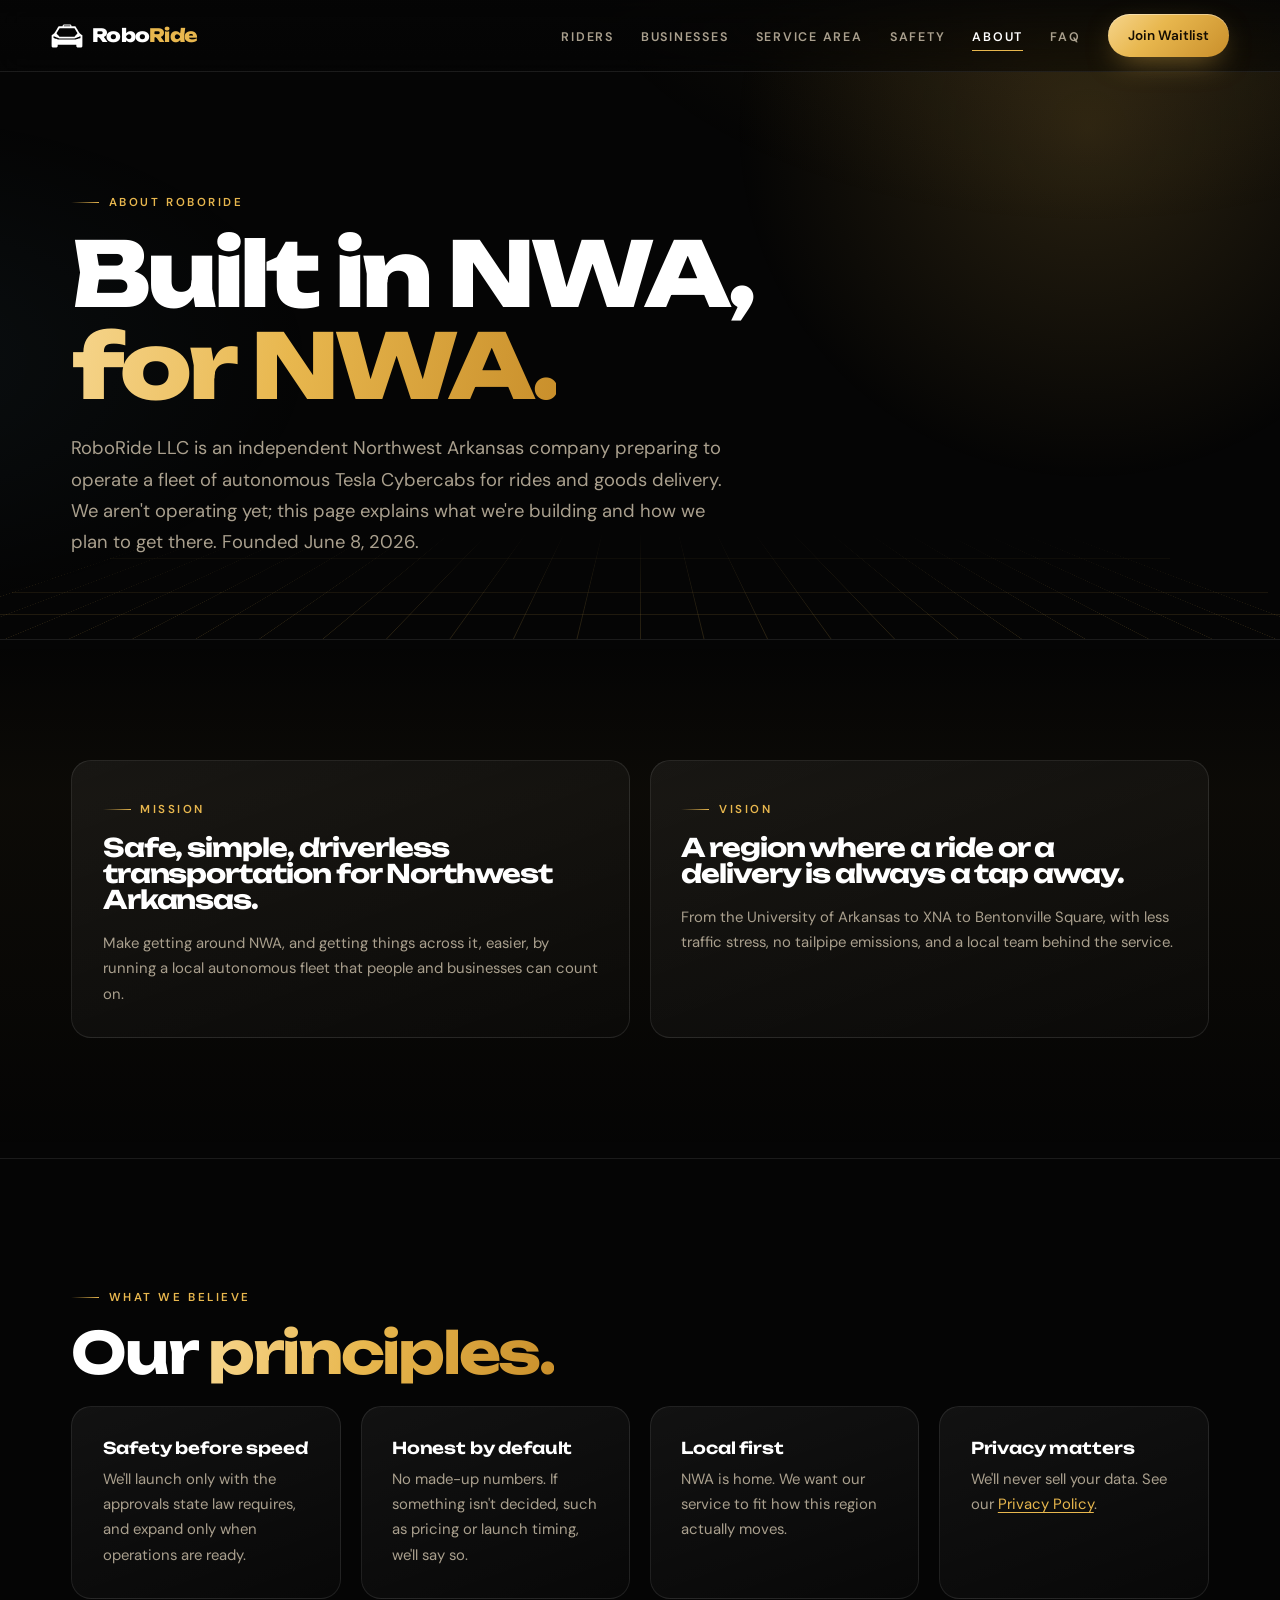
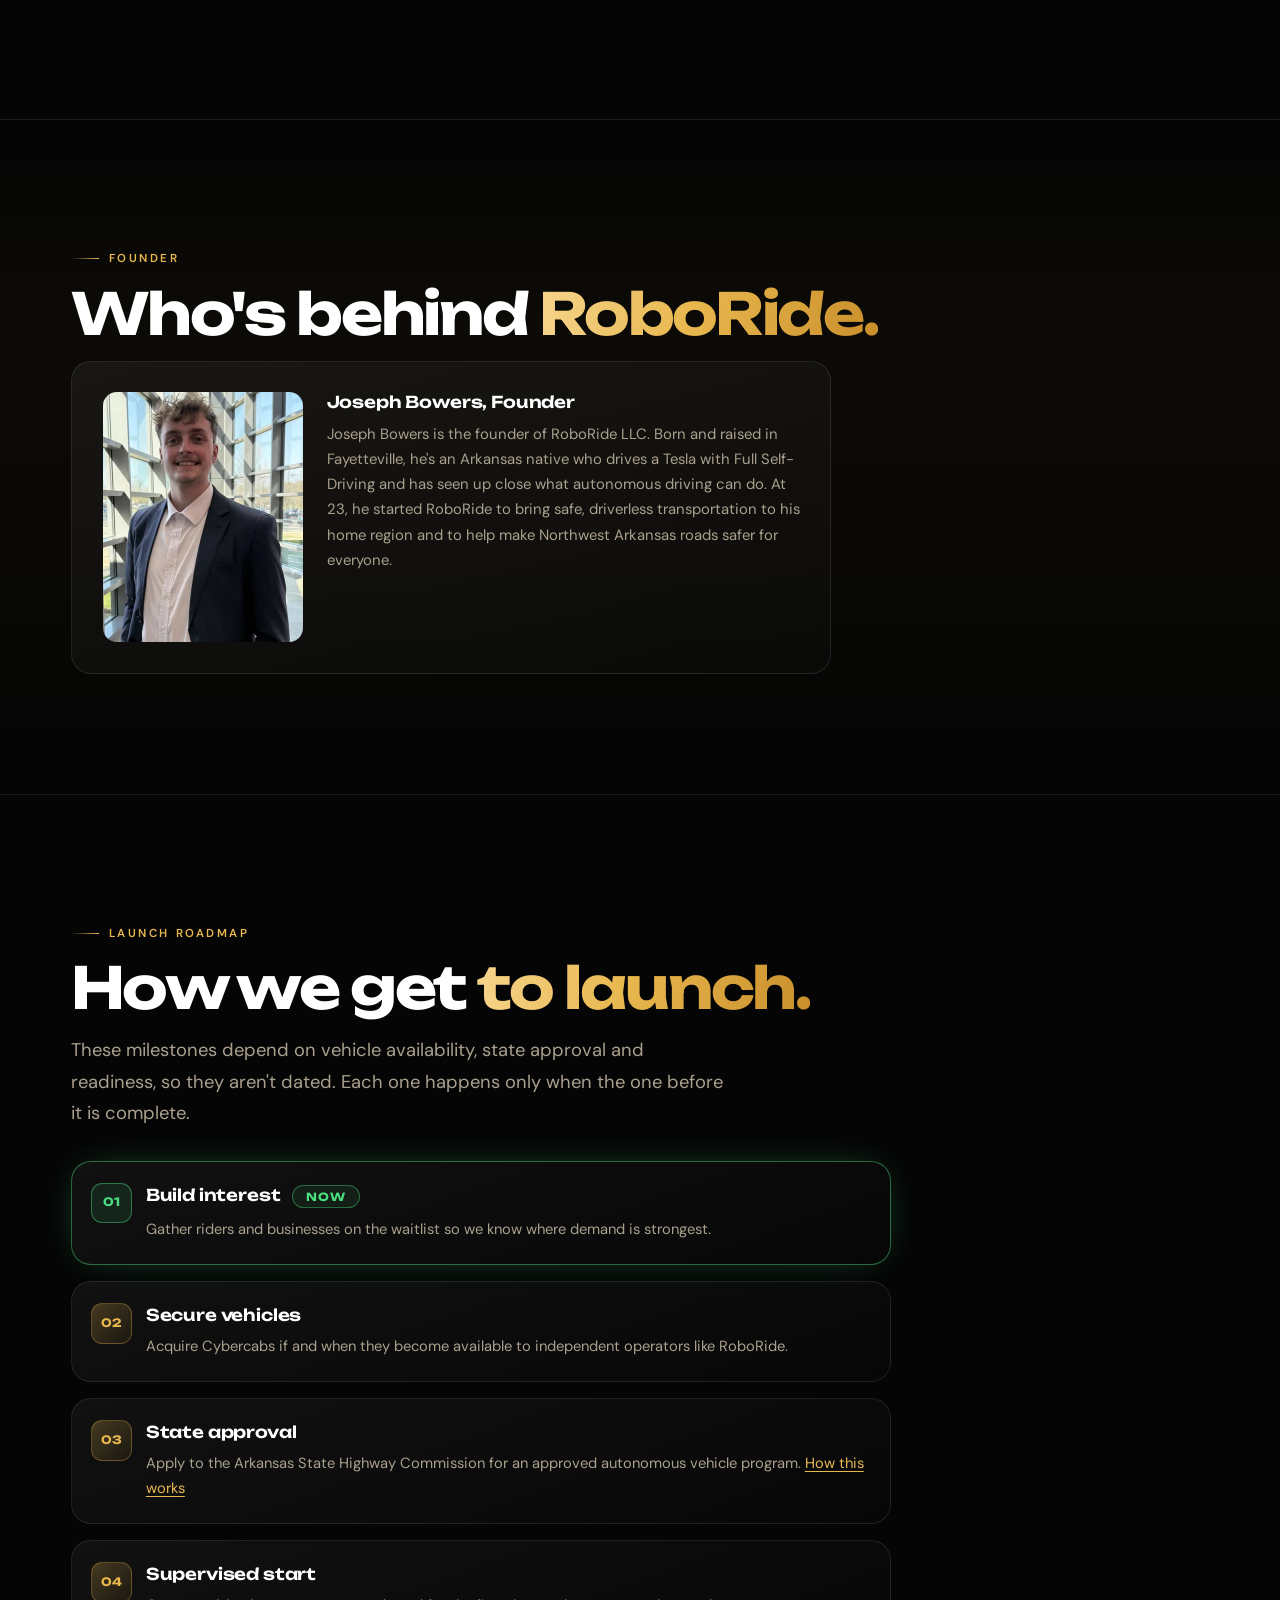
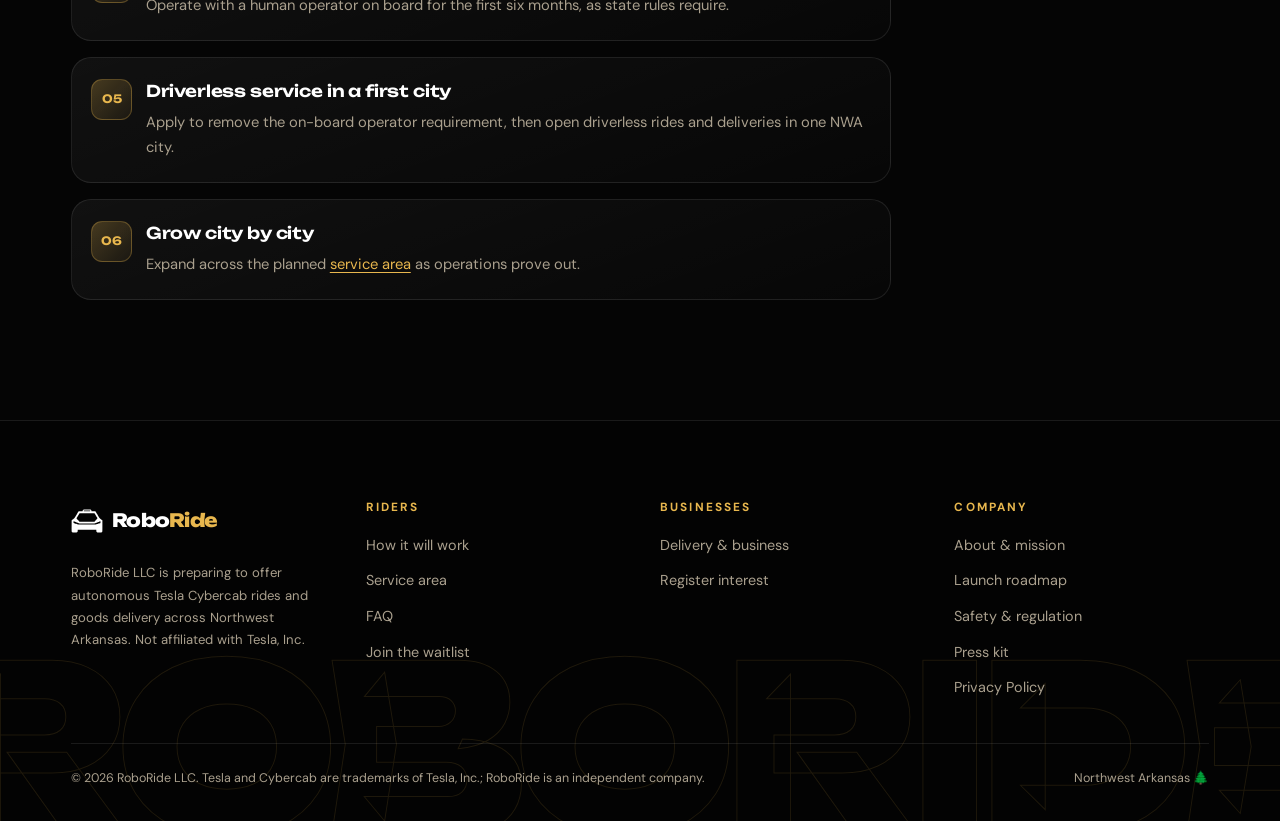
<file: about.html>
<!DOCTYPE html>
<html lang="en">
<head>
<meta charset="utf-8">
<meta name="robots" content="noindex, nofollow">
<meta name="viewport" content="width=device-width, initial-scale=1">
<title>About & Mission | RoboRide LLC</title>
<meta name="description" content="RoboRide LLC is a Northwest Arkansas company preparing to operate autonomous Cybercabs for rides and goods delivery.">
<meta name="theme-color" content="#0a0806">
<link rel="canonical" href="https://www.nwaroboride.org/about.html">
<meta property="og:type" content="website">
<meta property="og:site_name" content="RoboRide">
<meta property="og:title" content="About & Mission | RoboRide">
<meta property="og:description" content="RoboRide LLC is a Northwest Arkansas company preparing to operate autonomous Cybercabs for rides and goods delivery.">
<meta property="og:url" content="https://www.nwaroboride.org/about.html">
<meta property="og:image" content="https://www.nwaroboride.org/image/og-cybercab.jpg">
<meta name="twitter:card" content="summary_large_image">
<link rel="icon" href="favicon.ico" sizes="48x48">
<link rel="icon" type="image/svg+xml" href="favicon.svg">
<link rel="icon" type="image/png" sizes="32x32" href="image/favicon-32.png">
<link rel="apple-touch-icon" href="apple-touch-icon.png">
<link rel="manifest" href="site.webmanifest">
<meta name="theme-color" content="#0a0806">
<link rel="preconnect" href="https://fonts.googleapis.com">
<link rel="preconnect" href="https://fonts.gstatic.com" crossorigin>
<link href="https://fonts.googleapis.com/css2?family=Unbounded:wght@600;700;800&family=DM+Sans:wght@400;500;600;700&display=swap" rel="stylesheet" media="print" onload="this.media='all'">
<noscript><link href="https://fonts.googleapis.com/css2?family=Unbounded:wght@600;700;800&family=DM+Sans:wght@400;500;600;700&display=swap" rel="stylesheet"></noscript>
<link rel="stylesheet" href="site.css">
</head>
<body>
<a class="skip-link" href="#main">Skip to content</a>
<header class="site-header">
  <a class="logo" href="index.html" aria-label="RoboRide home"><img src="image/brand/roboride-logo-white.svg" width="32" height="32" alt="">Robo<span>Ride</span></a>
  <nav id="site-nav" class="nav" aria-label="Primary">
    <ul>
      <li><a href="index.html#how">Riders</a></li>
      <li><a href="businesses.html">Businesses</a></li>
      <li><a href="service-area.html">Service Area</a></li>
      <li><a href="safety.html">Safety</a></li>
      <li><a href="about.html" aria-current="page">About</a></li>
      <li><a href="index.html#faq">FAQ</a></li>
      <li><a class="btn" href="index.html#signup">Join Waitlist</a></li>
    </ul>
  </nav>
  <button class="menu-btn" type="button" aria-label="Open menu" aria-controls="site-nav" aria-expanded="false">
    <svg width="20" height="20" viewBox="0 0 24 24" fill="none" stroke="#e8e4dc" stroke-width="1.8" stroke-linecap="round" aria-hidden="true"><path d="M4 6h16M4 12h16M4 18h16"/></svg>
  </button>
  <span class="progress" aria-hidden="true"></span>
</header>
<main id="main">

<section class="page-hero"><div class="wrap">
  <div class="eyebrow">About RoboRide</div>
  <h1>Built in NWA,<br><em class="hl">for NWA.</em></h1>
  <p class="lead">RoboRide LLC is an independent Northwest Arkansas company preparing to operate a fleet of autonomous Tesla Cybercabs for rides and goods delivery. We aren't operating yet; this page explains what we're building and how we plan to get there. Founded June 8, 2026.</p>
</div></section>

<section class="section alt"><div class="wrap">
  <div class="grid two">
    <div class="card reveal"><div class="eyebrow">Mission</div><h2 style="font-size:1.6rem">Safe, simple, driverless transportation for Northwest Arkansas.</h2><p>Make getting around NWA, and getting things across it, easier, by running a local autonomous fleet that people and businesses can count on.</p></div>
    <div class="card reveal"><div class="eyebrow">Vision</div><h2 style="font-size:1.6rem">A region where a ride or a delivery is always a tap away.</h2><p>From the University of Arkansas to XNA to Bentonville Square, with less traffic stress, no tailpipe emissions, and a local team behind the service.</p></div>
  </div>
</div></section>

<section class="section"><div class="wrap">
  <div class="eyebrow">What we believe</div>
  <h2>Our <em class="hl">principles.</em></h2>
  <div class="grid" style="margin-top:1.5rem">
    <div class="card reveal"><h3>Safety before speed</h3><p>We'll launch only with the approvals state law requires, and expand only when operations are ready.</p></div>
    <div class="card reveal"><h3>Honest by default</h3><p>No made-up numbers. If something isn't decided, such as pricing or launch timing, we'll say so.</p></div>
    <div class="card reveal"><h3>Local first</h3><p>NWA is home. We want our service to fit how this region actually moves.</p></div>
    <div class="card reveal"><h3>Privacy matters</h3><p>We'll never sell your data. See our <a href="privacy.html">Privacy Policy</a>.</p></div>
  </div>
</div></section>

<section class="section alt"><div class="wrap">
  <div class="eyebrow">Founder</div>
  <h2>Who's behind <em class="hl">RoboRide.</em></h2>
  <div class="card" style="max-width:760px;display:flex;gap:1.5rem;flex-wrap:wrap;align-items:flex-start"><div style="flex:0 0 200px"><picture><source type="image/webp" srcset="image/founder-joseph-400.webp 400w, image/founder-joseph-800.webp 800w" sizes="200px"><img src="image/founder-joseph-400.jpg" srcset="image/founder-joseph-400.jpg 400w, image/founder-joseph-800.jpg 800w" sizes="200px" width="400" height="500" loading="lazy" decoding="async" alt="Joseph Bowers, founder of RoboRide LLC" style="width:200px;height:auto;aspect-ratio:4/5;border-radius:14px;display:block;object-fit:cover"></picture></div><div style="flex:1 1 280px"><h3>Joseph Bowers, Founder</h3><p>Joseph Bowers is the founder of RoboRide LLC. Born and raised in Fayetteville, he's an Arkansas native who drives a Tesla with Full Self-Driving and has seen up close what autonomous driving can do. At 23, he started RoboRide to bring safe, driverless transportation to his home region and to help make Northwest Arkansas roads safer for everyone.</p></div></div>
</div></section>

<section class="section" id="roadmap"><div class="wrap">
  <div class="eyebrow">Launch roadmap</div>
  <h2>How we get <em class="hl">to launch.</em></h2>
  <p class="lead" style="margin-bottom:2rem">These milestones depend on vehicle availability, state approval and readiness, so they aren't dated. Each one happens only when the one before it is complete.</p>
  <ol class="steps" style="max-width:820px">
    <li class="now reveal"><h3>Build interest <span class="badge" style="margin-left:.5rem;color:#4ade80;border-color:rgba(74,222,128,.4);background:rgba(74,222,128,.08)">Now</span></h3><p>Gather riders and businesses on the waitlist so we know where demand is strongest.</p></li>
    <li class="reveal"><h3>Secure vehicles</h3><p>Acquire Cybercabs if and when they become available to independent operators like RoboRide.</p></li>
    <li class="reveal"><h3>State approval</h3><p>Apply to the Arkansas State Highway Commission for an approved autonomous vehicle program. <a href="safety.html">How this works</a></p></li>
    <li class="reveal"><h3>Supervised start</h3><p>Operate with a human operator on board for the first six months, as state rules require.</p></li>
    <li class="reveal"><h3>Driverless service in a first city</h3><p>Apply to remove the on-board operator requirement, then open driverless rides and deliveries in one NWA city.</p></li>
    <li class="reveal"><h3>Grow city by city</h3><p>Expand across the planned <a href="service-area.html">service area</a> as operations prove out.</p></li>
  </ol>
</div></section>

</main>
<footer class="site-footer">
  <div class="wrap">
    <div class="cols">
      <div>
        <a class="logo" href="index.html"><img src="image/brand/roboride-logo-white.svg" width="32" height="32" alt="">Robo<span>Ride</span></a>
        <p class="muted small" style="max-width:280px">RoboRide LLC is preparing to offer autonomous Tesla Cybercab rides and goods delivery across Northwest Arkansas. Not affiliated with Tesla, Inc.</p>
      </div>
      <div><h2>Riders</h2><ul><li><a href="index.html#how">How it will work</a></li><li><a href="service-area.html">Service area</a></li><li><a href="index.html#faq">FAQ</a></li><li><a href="index.html#signup">Join the waitlist</a></li></ul></div>
      <div><h2>Businesses</h2><ul><li><a href="businesses.html">Delivery &amp; business</a></li><li><a href="businesses.html#interest">Register interest</a></li></ul></div>
      <div><h2>Company</h2><ul><li><a href="about.html">About &amp; mission</a></li><li><a href="about.html#roadmap">Launch roadmap</a></li><li><a href="safety.html">Safety &amp; regulation</a></li><li><a href="press.html">Press kit</a></li><li><a href="privacy.html">Privacy Policy</a></li></ul></div>
    </div>
    <div class="base"><span>© 2026 RoboRide LLC. Tesla and Cybercab are trademarks of Tesla, Inc.; RoboRide is an independent company.</span><span>Northwest Arkansas <span aria-hidden="true">🌲</span></span></div>
  </div>
</footer>
<script src="site.js" defer></script>
</body>
</html>
</file>
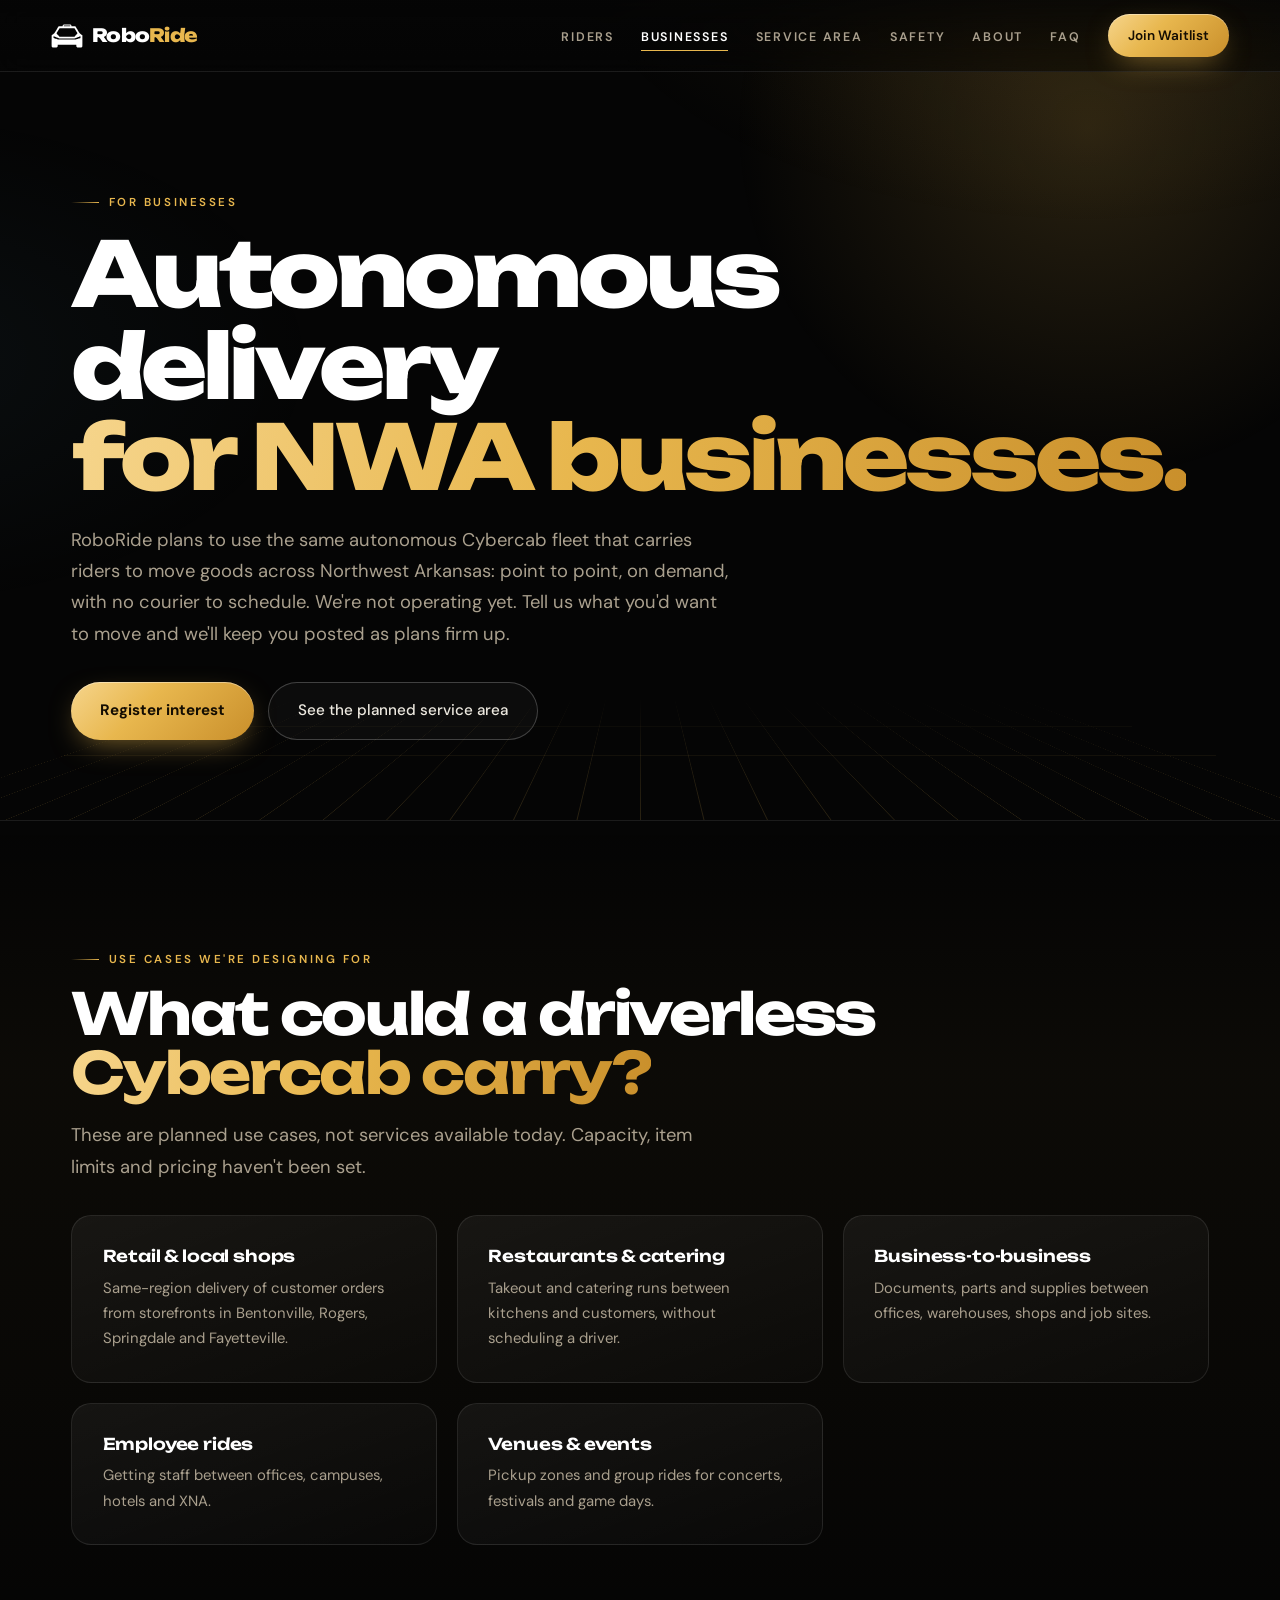
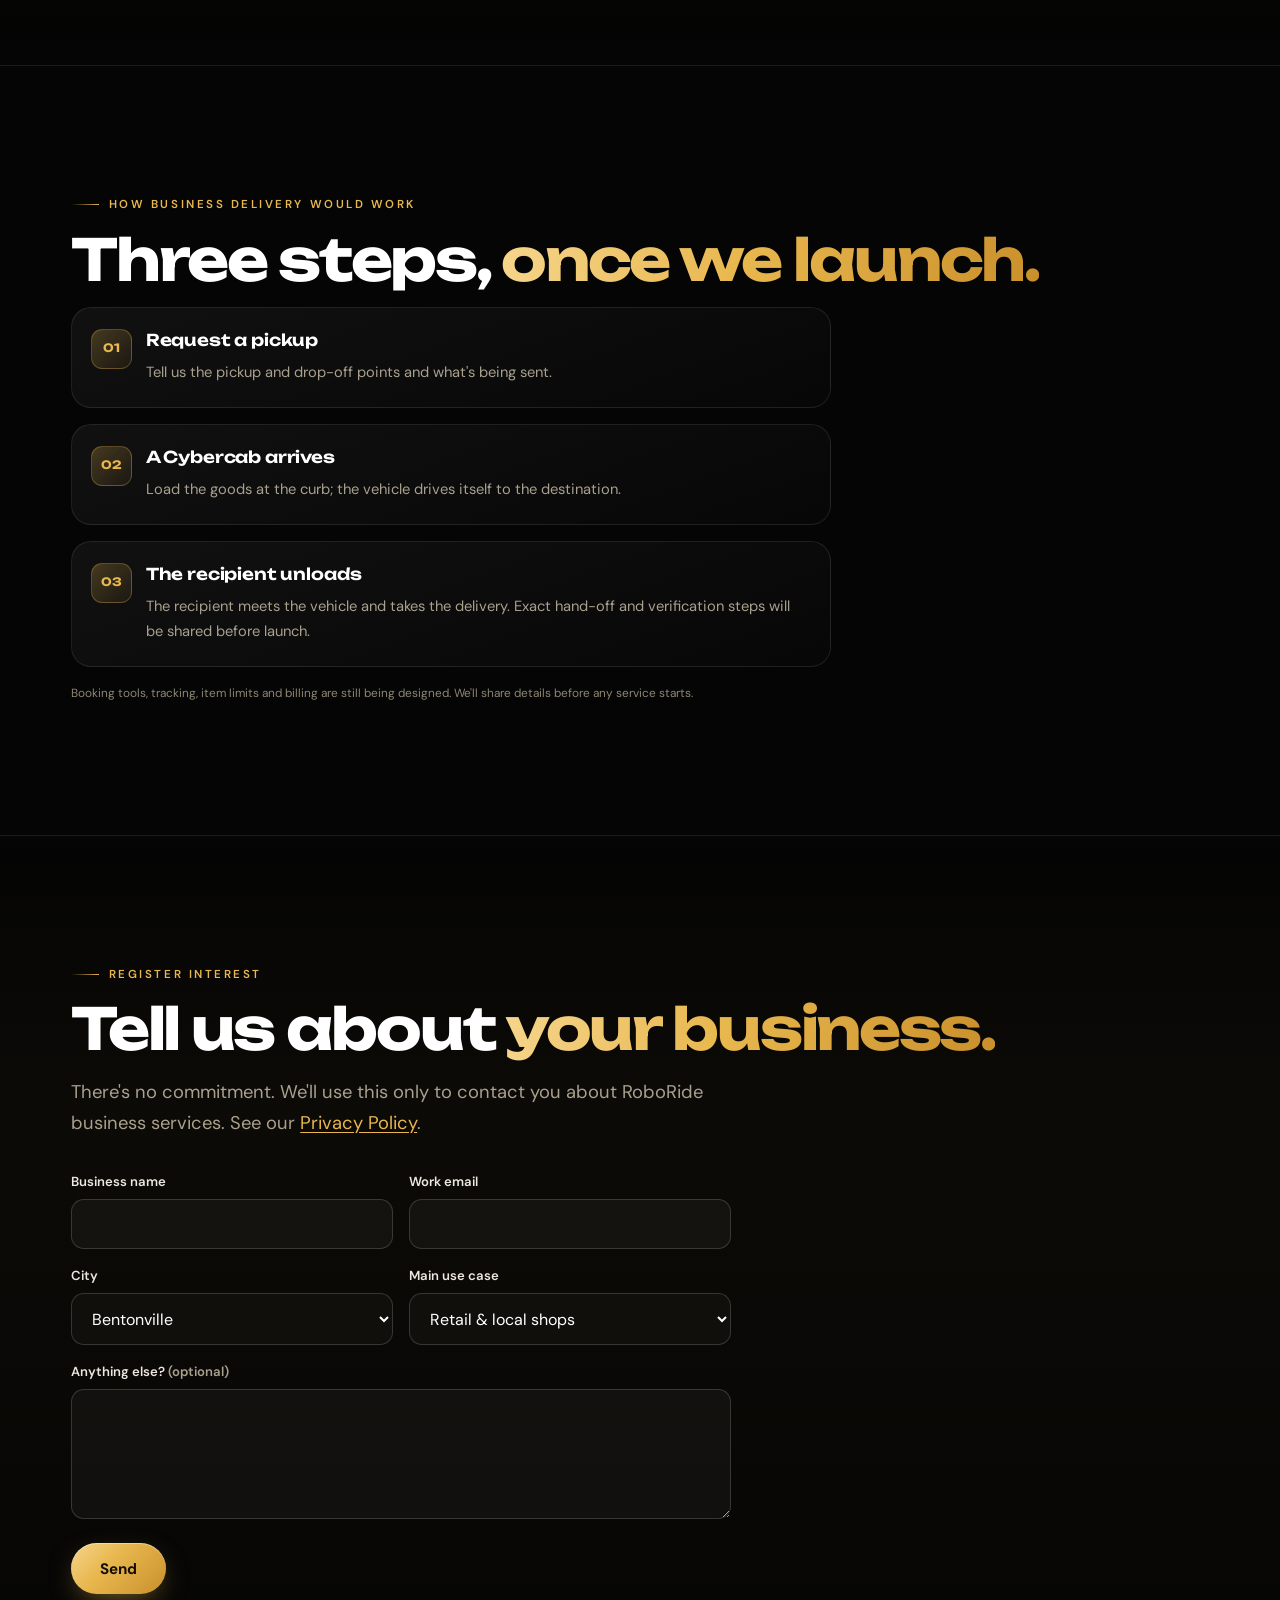
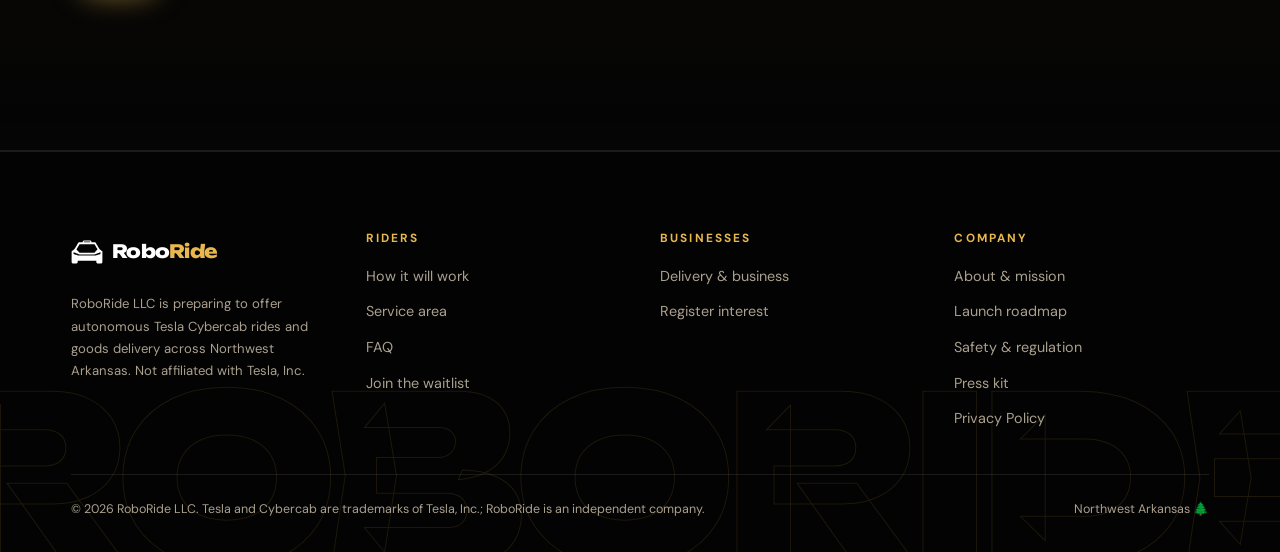
<file: businesses.html>
<!DOCTYPE html>
<html lang="en">
<head>
<meta charset="utf-8">
<meta name="robots" content="noindex, nofollow">
<meta name="viewport" content="width=device-width, initial-scale=1">
<title>Delivery & Business | RoboRide LLC</title>
<meta name="description" content="Autonomous goods delivery and employee rides for Northwest Arkansas businesses. Register your interest with RoboRide.">
<meta name="theme-color" content="#0a0806">
<link rel="canonical" href="https://www.nwaroboride.org/businesses.html">
<meta property="og:type" content="website">
<meta property="og:site_name" content="RoboRide">
<meta property="og:title" content="Delivery & Business | RoboRide">
<meta property="og:description" content="Autonomous goods delivery and employee rides for Northwest Arkansas businesses. Register your interest with RoboRide.">
<meta property="og:url" content="https://www.nwaroboride.org/businesses.html">
<meta property="og:image" content="https://www.nwaroboride.org/image/og-cybercab.jpg">
<meta name="twitter:card" content="summary_large_image">
<link rel="icon" href="favicon.ico" sizes="48x48">
<link rel="icon" type="image/svg+xml" href="favicon.svg">
<link rel="icon" type="image/png" sizes="32x32" href="image/favicon-32.png">
<link rel="apple-touch-icon" href="apple-touch-icon.png">
<link rel="manifest" href="site.webmanifest">
<meta name="theme-color" content="#0a0806">
<link rel="preconnect" href="https://fonts.googleapis.com">
<link rel="preconnect" href="https://fonts.gstatic.com" crossorigin>
<link href="https://fonts.googleapis.com/css2?family=Unbounded:wght@600;700;800&family=DM+Sans:wght@400;500;600;700&display=swap" rel="stylesheet" media="print" onload="this.media='all'">
<noscript><link href="https://fonts.googleapis.com/css2?family=Unbounded:wght@600;700;800&family=DM+Sans:wght@400;500;600;700&display=swap" rel="stylesheet"></noscript>
<link rel="stylesheet" href="site.css">
</head>
<body>
<a class="skip-link" href="#main">Skip to content</a>
<header class="site-header">
  <a class="logo" href="index.html" aria-label="RoboRide home"><img src="image/brand/roboride-logo-white.svg" width="32" height="32" alt="">Robo<span>Ride</span></a>
  <nav id="site-nav" class="nav" aria-label="Primary">
    <ul>
      <li><a href="index.html#how">Riders</a></li>
      <li><a href="businesses.html" aria-current="page">Businesses</a></li>
      <li><a href="service-area.html">Service Area</a></li>
      <li><a href="safety.html">Safety</a></li>
      <li><a href="about.html">About</a></li>
      <li><a href="index.html#faq">FAQ</a></li>
      <li><a class="btn" href="index.html#signup">Join Waitlist</a></li>
    </ul>
  </nav>
  <button class="menu-btn" type="button" aria-label="Open menu" aria-controls="site-nav" aria-expanded="false">
    <svg width="20" height="20" viewBox="0 0 24 24" fill="none" stroke="#e8e4dc" stroke-width="1.8" stroke-linecap="round" aria-hidden="true"><path d="M4 6h16M4 12h16M4 18h16"/></svg>
  </button>
  <span class="progress" aria-hidden="true"></span>
</header>
<main id="main">

<section class="page-hero"><div class="wrap">
  <div class="eyebrow">For businesses</div>
  <h1>Autonomous delivery<br><em class="hl">for NWA businesses.</em></h1>
  <p class="lead">RoboRide plans to use the same autonomous Cybercab fleet that carries riders to move goods across Northwest Arkansas: point to point, on demand, with no courier to schedule. We're not operating yet. Tell us what you'd want to move and we'll keep you posted as plans firm up.</p>
  <div class="actions"><a class="btn" href="#interest">Register interest</a><a class="btn ghost" href="service-area.html">See the planned service area</a></div>
</div></section>

<section class="section alt"><div class="wrap">
  <div class="eyebrow">Use cases we're designing for</div>
  <h2>What could a driverless <em class="hl">Cybercab carry?</em></h2>
  <p class="lead" style="margin-bottom:2rem">These are planned use cases, not services available today. Capacity, item limits and pricing haven't been set.</p>
  <div class="grid" style="grid-template-columns:repeat(auto-fit,minmax(min(300px,100%),1fr))"><div class="card reveal"><h3>Retail &amp; local shops</h3><p>Same-region delivery of customer orders from storefronts in Bentonville, Rogers, Springdale and Fayetteville.</p></div><div class="card reveal"><h3>Restaurants &amp; catering</h3><p>Takeout and catering runs between kitchens and customers, without scheduling a driver.</p></div><div class="card reveal"><h3>Business-to-business</h3><p>Documents, parts and supplies between offices, warehouses, shops and job sites.</p></div><div class="card reveal"><h3>Employee rides</h3><p>Getting staff between offices, campuses, hotels and XNA.</p></div><div class="card reveal"><h3>Venues &amp; events</h3><p>Pickup zones and group rides for concerts, festivals and game days.</p></div></div>
</div></section>

<section class="section"><div class="wrap">
  <div class="eyebrow">How business delivery would work</div>
  <h2>Three steps, <em class="hl">once we launch.</em></h2>
  <ol class="steps" style="max-width:760px">
    <li class="reveal"><h3>Request a pickup</h3><p>Tell us the pickup and drop-off points and what's being sent.</p></li>
    <li class="reveal"><h3>A Cybercab arrives</h3><p>Load the goods at the curb; the vehicle drives itself to the destination.</p></li>
    <li class="reveal"><h3>The recipient unloads</h3><p>The recipient meets the vehicle and takes the delivery. Exact hand-off and verification steps will be shared before launch.</p></li>
  </ol>
  <p class="tiny" style="margin-top:1rem">Booking tools, tracking, item limits and billing are still being designed. We'll share details before any service starts.</p>
</div></section>

<section class="section alt" id="interest"><div class="wrap">
  <div class="eyebrow">Register interest</div>
  <h2>Tell us about <em class="hl">your business.</em></h2>
  <p class="lead" style="margin-bottom:2rem">There's no commitment. We'll use this only to contact you about RoboRide business services. See our <a href="privacy.html">Privacy Policy</a>.</p>
  <form class="form" data-formspree action="https://formspree.io/f/mljgwkpr" method="POST" novalidate>
    <input class="hp" type="text" name="_gotcha" tabindex="-1" autocomplete="off" aria-hidden="true">
    <input type="hidden" name="type" value="business">
    <input type="hidden" name="interest" value="Business partnership">
    <div class="row">
      <div><label for="b-name">Business name</label><input id="b-name" name="business" autocomplete="organization" required></div>
      <div><label for="b-email">Work email</label><input id="b-email" name="email" type="email" autocomplete="email" required></div>
    </div>
    <div class="row">
      <div><label for="b-city">City</label><select id="b-city" name="city"><option>Bentonville</option><option>Rogers</option><option>Springdale</option><option>Fayetteville</option><option>Farmington</option><option>Siloam Springs</option><option>Eureka Springs</option><option>Elsewhere in NWA</option></select></div>
      <div><label for="b-use">Main use case</label><select id="b-use" name="use_case"><option>Retail & local shops</option><option>Restaurants & catering</option><option>Business-to-business</option><option>Employee rides</option><option>Venues & events</option><option>Something else</option></select></div>
    </div>
    <div><label for="b-msg">Anything else? <span class="muted">(optional)</span></label><textarea id="b-msg" name="message" maxlength="2000"></textarea></div>
    <div><button class="btn" type="submit">Send</button></div>
    <p class="form-status" role="status" aria-live="polite"></p>
  </form>
</div></section>

</main>
<footer class="site-footer">
  <div class="wrap">
    <div class="cols">
      <div>
        <a class="logo" href="index.html"><img src="image/brand/roboride-logo-white.svg" width="32" height="32" alt="">Robo<span>Ride</span></a>
        <p class="muted small" style="max-width:280px">RoboRide LLC is preparing to offer autonomous Tesla Cybercab rides and goods delivery across Northwest Arkansas. Not affiliated with Tesla, Inc.</p>
      </div>
      <div><h2>Riders</h2><ul><li><a href="index.html#how">How it will work</a></li><li><a href="service-area.html">Service area</a></li><li><a href="index.html#faq">FAQ</a></li><li><a href="index.html#signup">Join the waitlist</a></li></ul></div>
      <div><h2>Businesses</h2><ul><li><a href="businesses.html">Delivery &amp; business</a></li><li><a href="businesses.html#interest">Register interest</a></li></ul></div>
      <div><h2>Company</h2><ul><li><a href="about.html">About &amp; mission</a></li><li><a href="about.html#roadmap">Launch roadmap</a></li><li><a href="safety.html">Safety &amp; regulation</a></li><li><a href="press.html">Press kit</a></li><li><a href="privacy.html">Privacy Policy</a></li></ul></div>
    </div>
    <div class="base"><span>© 2026 RoboRide LLC. Tesla and Cybercab are trademarks of Tesla, Inc.; RoboRide is an independent company.</span><span>Northwest Arkansas <span aria-hidden="true">🌲</span></span></div>
  </div>
</footer>
<script src="site.js" defer></script>
</body>
</html>
</file>
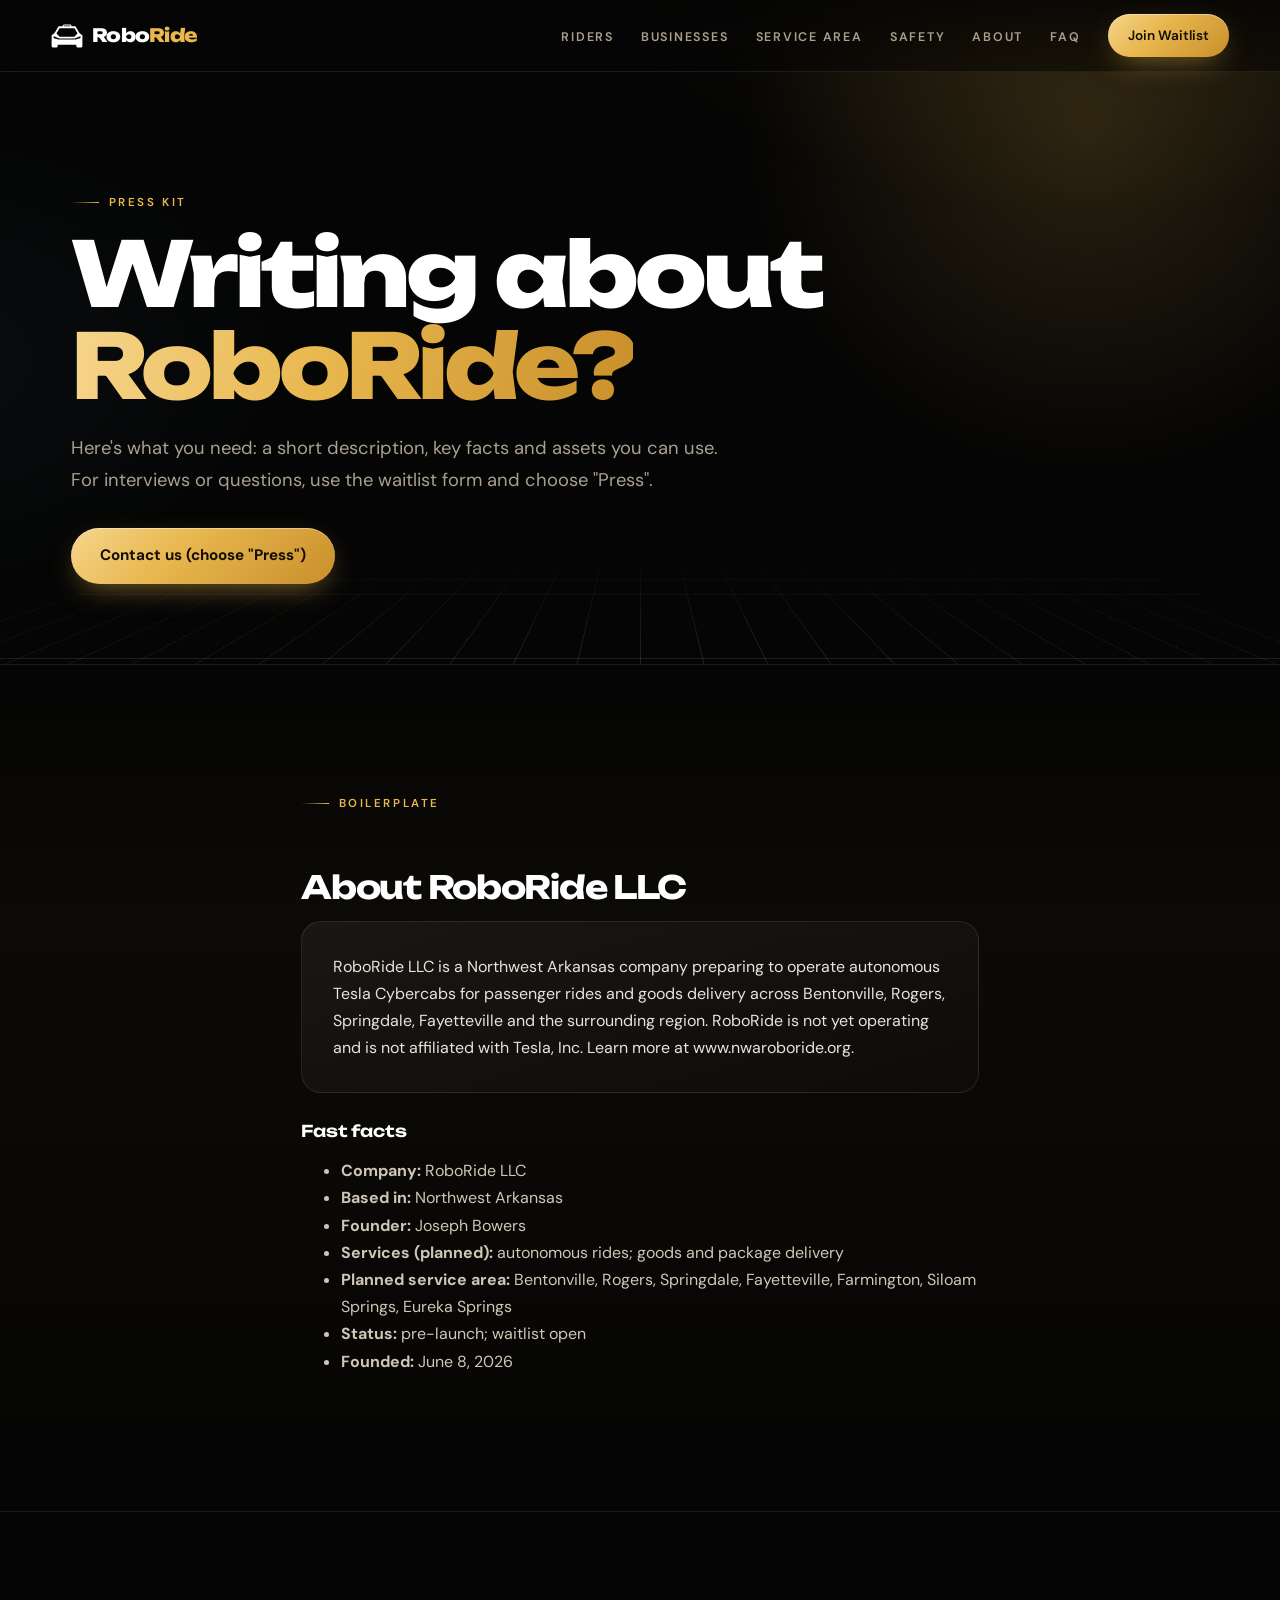
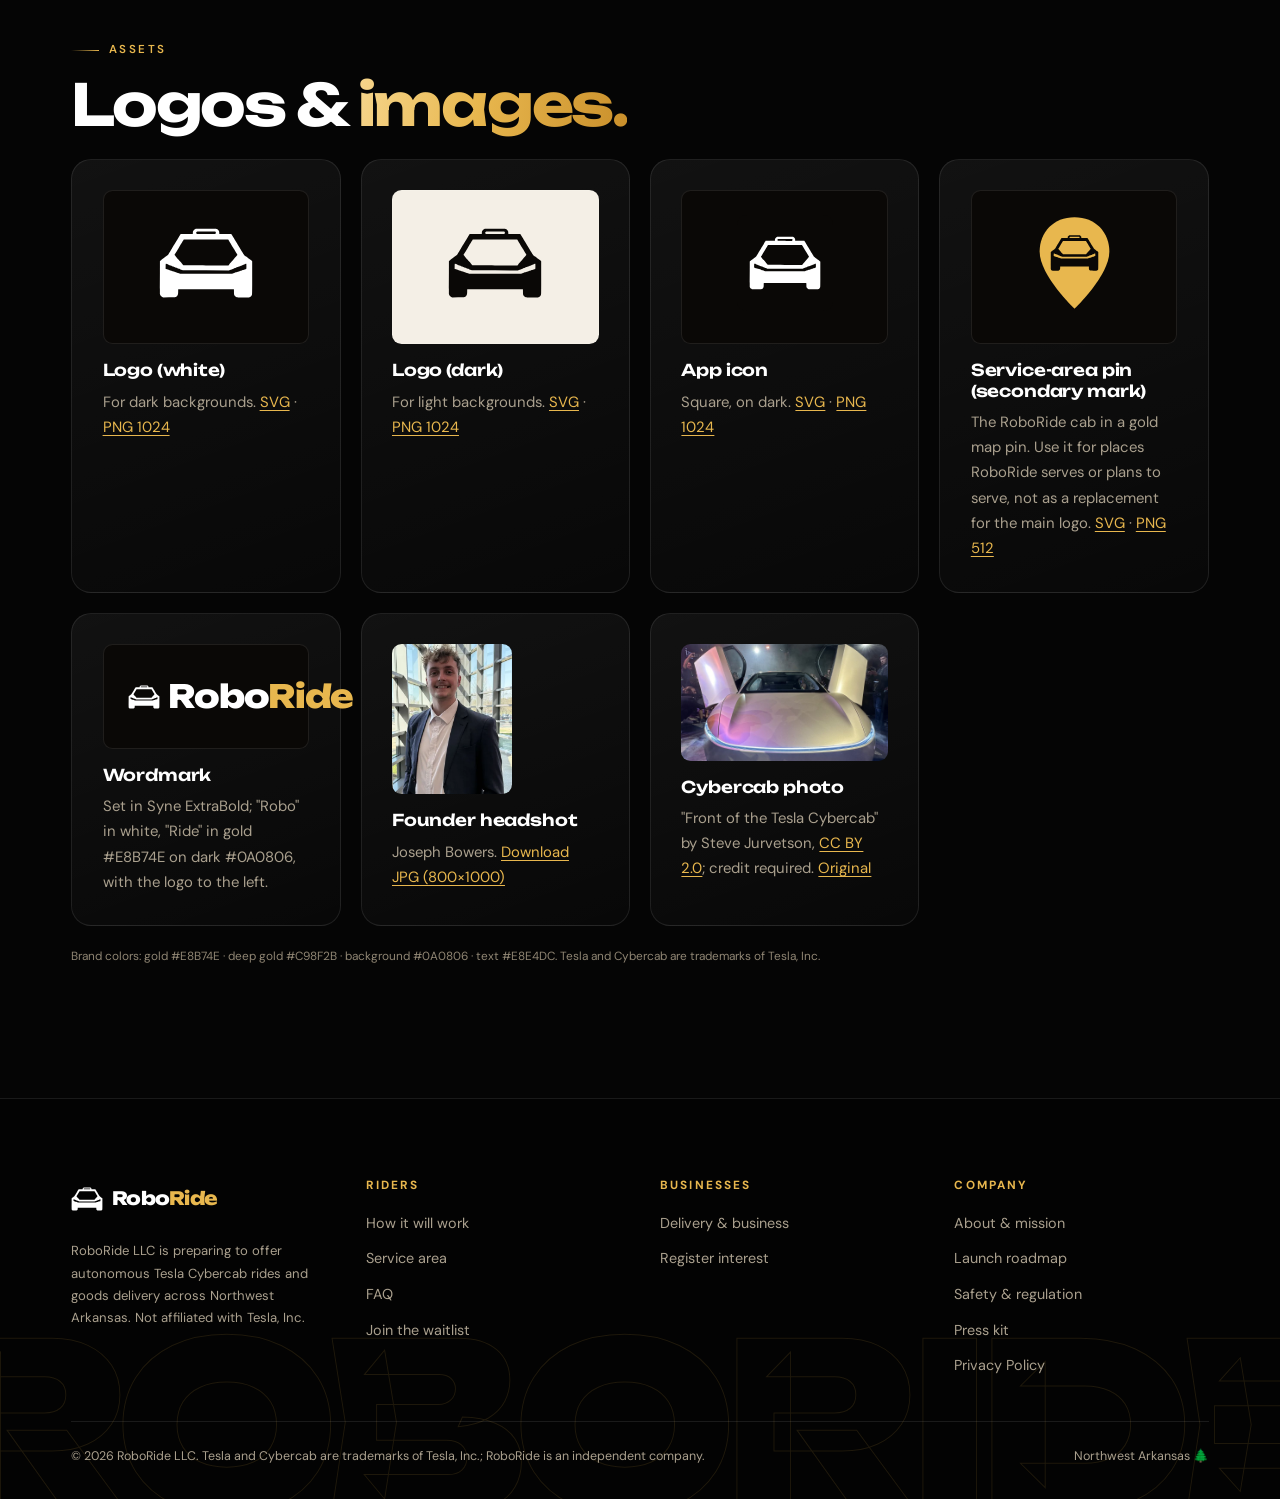
<file: press.html>
<!DOCTYPE html>
<html lang="en">
<head>
<meta charset="utf-8">
<meta name="robots" content="noindex, nofollow">
<meta name="viewport" content="width=device-width, initial-scale=1">
<title>Press Kit | RoboRide LLC</title>
<meta name="description" content="Press information, boilerplate and media assets for RoboRide LLC.">
<meta name="theme-color" content="#0a0806">
<link rel="canonical" href="https://www.nwaroboride.org/press.html">
<meta property="og:type" content="website">
<meta property="og:site_name" content="RoboRide">
<meta property="og:title" content="Press Kit | RoboRide">
<meta property="og:description" content="Press information, boilerplate and media assets for RoboRide LLC.">
<meta property="og:url" content="https://www.nwaroboride.org/press.html">
<meta property="og:image" content="https://www.nwaroboride.org/image/og-cybercab.jpg">
<meta name="twitter:card" content="summary_large_image">
<link rel="icon" href="favicon.ico" sizes="48x48">
<link rel="icon" type="image/svg+xml" href="favicon.svg">
<link rel="icon" type="image/png" sizes="32x32" href="image/favicon-32.png">
<link rel="apple-touch-icon" href="apple-touch-icon.png">
<link rel="manifest" href="site.webmanifest">
<meta name="theme-color" content="#0a0806">
<link rel="preconnect" href="https://fonts.googleapis.com">
<link rel="preconnect" href="https://fonts.gstatic.com" crossorigin>
<link href="https://fonts.googleapis.com/css2?family=Unbounded:wght@600;700;800&family=DM+Sans:wght@400;500;600;700&display=swap" rel="stylesheet" media="print" onload="this.media='all'">
<noscript><link href="https://fonts.googleapis.com/css2?family=Unbounded:wght@600;700;800&family=DM+Sans:wght@400;500;600;700&display=swap" rel="stylesheet"></noscript>
<link rel="stylesheet" href="site.css">
</head>
<body>
<a class="skip-link" href="#main">Skip to content</a>
<header class="site-header">
  <a class="logo" href="index.html" aria-label="RoboRide home"><img src="image/brand/roboride-logo-white.svg" width="32" height="32" alt="">Robo<span>Ride</span></a>
  <nav id="site-nav" class="nav" aria-label="Primary">
    <ul>
      <li><a href="index.html#how">Riders</a></li>
      <li><a href="businesses.html">Businesses</a></li>
      <li><a href="service-area.html">Service Area</a></li>
      <li><a href="safety.html">Safety</a></li>
      <li><a href="about.html">About</a></li>
      <li><a href="index.html#faq">FAQ</a></li>
      <li><a class="btn" href="index.html#signup">Join Waitlist</a></li>
    </ul>
  </nav>
  <button class="menu-btn" type="button" aria-label="Open menu" aria-controls="site-nav" aria-expanded="false">
    <svg width="20" height="20" viewBox="0 0 24 24" fill="none" stroke="#e8e4dc" stroke-width="1.8" stroke-linecap="round" aria-hidden="true"><path d="M4 6h16M4 12h16M4 18h16"/></svg>
  </button>
  <span class="progress" aria-hidden="true"></span>
</header>
<main id="main">

<section class="page-hero"><div class="wrap">
  <div class="eyebrow">Press kit</div>
  <h1>Writing about<br><em class="hl">RoboRide?</em></h1>
  <p class="lead">Here's what you need: a short description, key facts and assets you can use. For interviews or questions, use the waitlist form and choose "Press".</p>
  <div class="actions"><a class="btn" href="index.html#signup">Contact us (choose "Press")</a></div>
</div></section>

<section class="section alt"><div class="wrap prose">
  <div class="eyebrow">Boilerplate</div>
  <h2>About RoboRide LLC</h2>
  <p class="card" style="color:#e8e4dc">RoboRide LLC is a Northwest Arkansas company preparing to operate autonomous Tesla Cybercabs for passenger rides and goods delivery across Bentonville, Rogers, Springdale, Fayetteville and the surrounding region. RoboRide is not yet operating and is not affiliated with Tesla, Inc. Learn more at www.nwaroboride.org.</p>
  <h3>Fast facts</h3>
  <ul>
    <li><strong>Company:</strong> RoboRide LLC</li>
    <li><strong>Based in:</strong> Northwest Arkansas</li>
    <li><strong>Founder:</strong> Joseph Bowers</li>
    <li><strong>Services (planned):</strong> autonomous rides; goods and package delivery</li>
    <li><strong>Planned service area:</strong> Bentonville, Rogers, Springdale, Fayetteville, Farmington, Siloam Springs, Eureka Springs</li>
    <li><strong>Status:</strong> pre-launch; waitlist open</li>
    <li><strong>Founded:</strong> June 8, 2026</li>
  </ul>
</div></section>

<section class="section"><div class="wrap">
  <div class="eyebrow">Assets</div>
  <h2>Logos &amp; <em class="hl">images.</em></h2>
  <div class="grid" style="margin-top:1.5rem">
    <div class="card"><div style="background:#0a0806;border:.5px solid var(--line);border-radius:.6rem;padding:1.5rem;text-align:center;margin-bottom:1rem"><img src="image/brand/roboride-logo-white.svg" width="96" height="96" alt="RoboRide logo, white" loading="lazy"></div><h3>Logo (white)</h3><p>For dark backgrounds. <a href="image/brand/roboride-logo-white.svg" download>SVG</a> · <a href="image/brand/roboride-logo-white-1024.png" download>PNG 1024</a></p></div>
    <div class="card"><div style="background:#f4efe6;border:.5px solid var(--line);border-radius:.6rem;padding:1.5rem;text-align:center;margin-bottom:1rem"><img src="image/brand/roboride-logo-dark.svg" width="96" height="96" alt="RoboRide logo, dark" loading="lazy"></div><h3>Logo (dark)</h3><p>For light backgrounds. <a href="image/brand/roboride-logo-dark.svg" download>SVG</a> · <a href="image/brand/roboride-logo-dark-1024.png" download>PNG 1024</a></p></div>
    <div class="card"><div style="background:#0a0806;border:.5px solid var(--line);border-radius:.6rem;padding:1.5rem;text-align:center;margin-bottom:1rem"><img src="image/brand/roboride-icon.svg" width="96" height="96" alt="RoboRide app icon" loading="lazy" style="border-radius:.6rem"></div><h3>App icon</h3><p>Square, on dark. <a href="image/brand/roboride-icon.svg" download>SVG</a> · <a href="image/brand/roboride-icon-1024.png" download>PNG 1024</a></p></div>
    <div class="card"><div style="background:#0a0806;border:.5px solid var(--line);border-radius:.6rem;padding:1.5rem;text-align:center;margin-bottom:1rem"><img src="image/brand/roboride-pin.svg" width="75" height="96" alt="RoboRide service-area pin" loading="lazy"></div><h3>Service-area pin (secondary mark)</h3><p>The RoboRide cab in a gold map pin. Use it for places RoboRide serves or plans to serve, not as a replacement for the main logo. <a href="image/brand/roboride-pin.svg" download>SVG</a> · <a href="image/brand/roboride-pin-512.png" download>PNG 512</a></p></div>
    <div class="card"><div style="background:#0a0806;border:.5px solid var(--line);border-radius:.6rem;padding:1.5rem;text-align:center;margin-bottom:1rem"><span class="logo" style="font-size:2rem"><img src="image/brand/roboride-logo-white.svg" width="32" height="32" alt="">Robo<span>Ride</span></span></div><h3>Wordmark</h3><p>Set in Syne ExtraBold; "Robo" in white, "Ride" in gold #E8B74E on dark #0A0806, with the logo to the left.</p></div>
    <div class="card"><picture><source type="image/webp" srcset="image/founder-joseph-400.webp"><img src="image/founder-joseph-400.jpg" alt="Joseph Bowers, founder of RoboRide LLC" width="400" height="500" loading="lazy" decoding="async" style="width:120px;height:auto;border-radius:.6rem;display:block;margin-bottom:1rem"></picture><h3>Founder headshot</h3><p>Joseph Bowers. <a href="image/founder-joseph-800.jpg" download>Download JPG (800×1000)</a></p></div>
    <div class="card"><img src="image/hero-cybercab-960.jpg" alt="Front view of a Tesla Cybercab with doors raised" width="960" height="540" style="width:100%;height:auto;border-radius:.6rem;display:block;margin-bottom:1rem" loading="lazy"><h3>Cybercab photo</h3><p>"Front of the Tesla Cybercab" by Steve Jurvetson, <a href="https://creativecommons.org/licenses/by/2.0/" target="_blank" rel="noopener">CC BY 2.0</a>; credit required. <a href="https://commons.wikimedia.org/wiki/File:Front_of_the_Tesla_Cybercab.jpg" target="_blank" rel="noopener">Original</a></p></div>
  </div>
  <p class="tiny" style="margin-top:1.25rem">Brand colors: gold #E8B74E · deep gold #C98F2B · background #0A0806 · text #E8E4DC. Tesla and Cybercab are trademarks of Tesla, Inc.</p>
</div></section>

</main>
<footer class="site-footer">
  <div class="wrap">
    <div class="cols">
      <div>
        <a class="logo" href="index.html"><img src="image/brand/roboride-logo-white.svg" width="32" height="32" alt="">Robo<span>Ride</span></a>
        <p class="muted small" style="max-width:280px">RoboRide LLC is preparing to offer autonomous Tesla Cybercab rides and goods delivery across Northwest Arkansas. Not affiliated with Tesla, Inc.</p>
      </div>
      <div><h2>Riders</h2><ul><li><a href="index.html#how">How it will work</a></li><li><a href="service-area.html">Service area</a></li><li><a href="index.html#faq">FAQ</a></li><li><a href="index.html#signup">Join the waitlist</a></li></ul></div>
      <div><h2>Businesses</h2><ul><li><a href="businesses.html">Delivery &amp; business</a></li><li><a href="businesses.html#interest">Register interest</a></li></ul></div>
      <div><h2>Company</h2><ul><li><a href="about.html">About &amp; mission</a></li><li><a href="about.html#roadmap">Launch roadmap</a></li><li><a href="safety.html">Safety &amp; regulation</a></li><li><a href="press.html">Press kit</a></li><li><a href="privacy.html">Privacy Policy</a></li></ul></div>
    </div>
    <div class="base"><span>© 2026 RoboRide LLC. Tesla and Cybercab are trademarks of Tesla, Inc.; RoboRide is an independent company.</span><span>Northwest Arkansas <span aria-hidden="true">🌲</span></span></div>
  </div>
</footer>
<script src="site.js" defer></script>
</body>
</html>
</file>
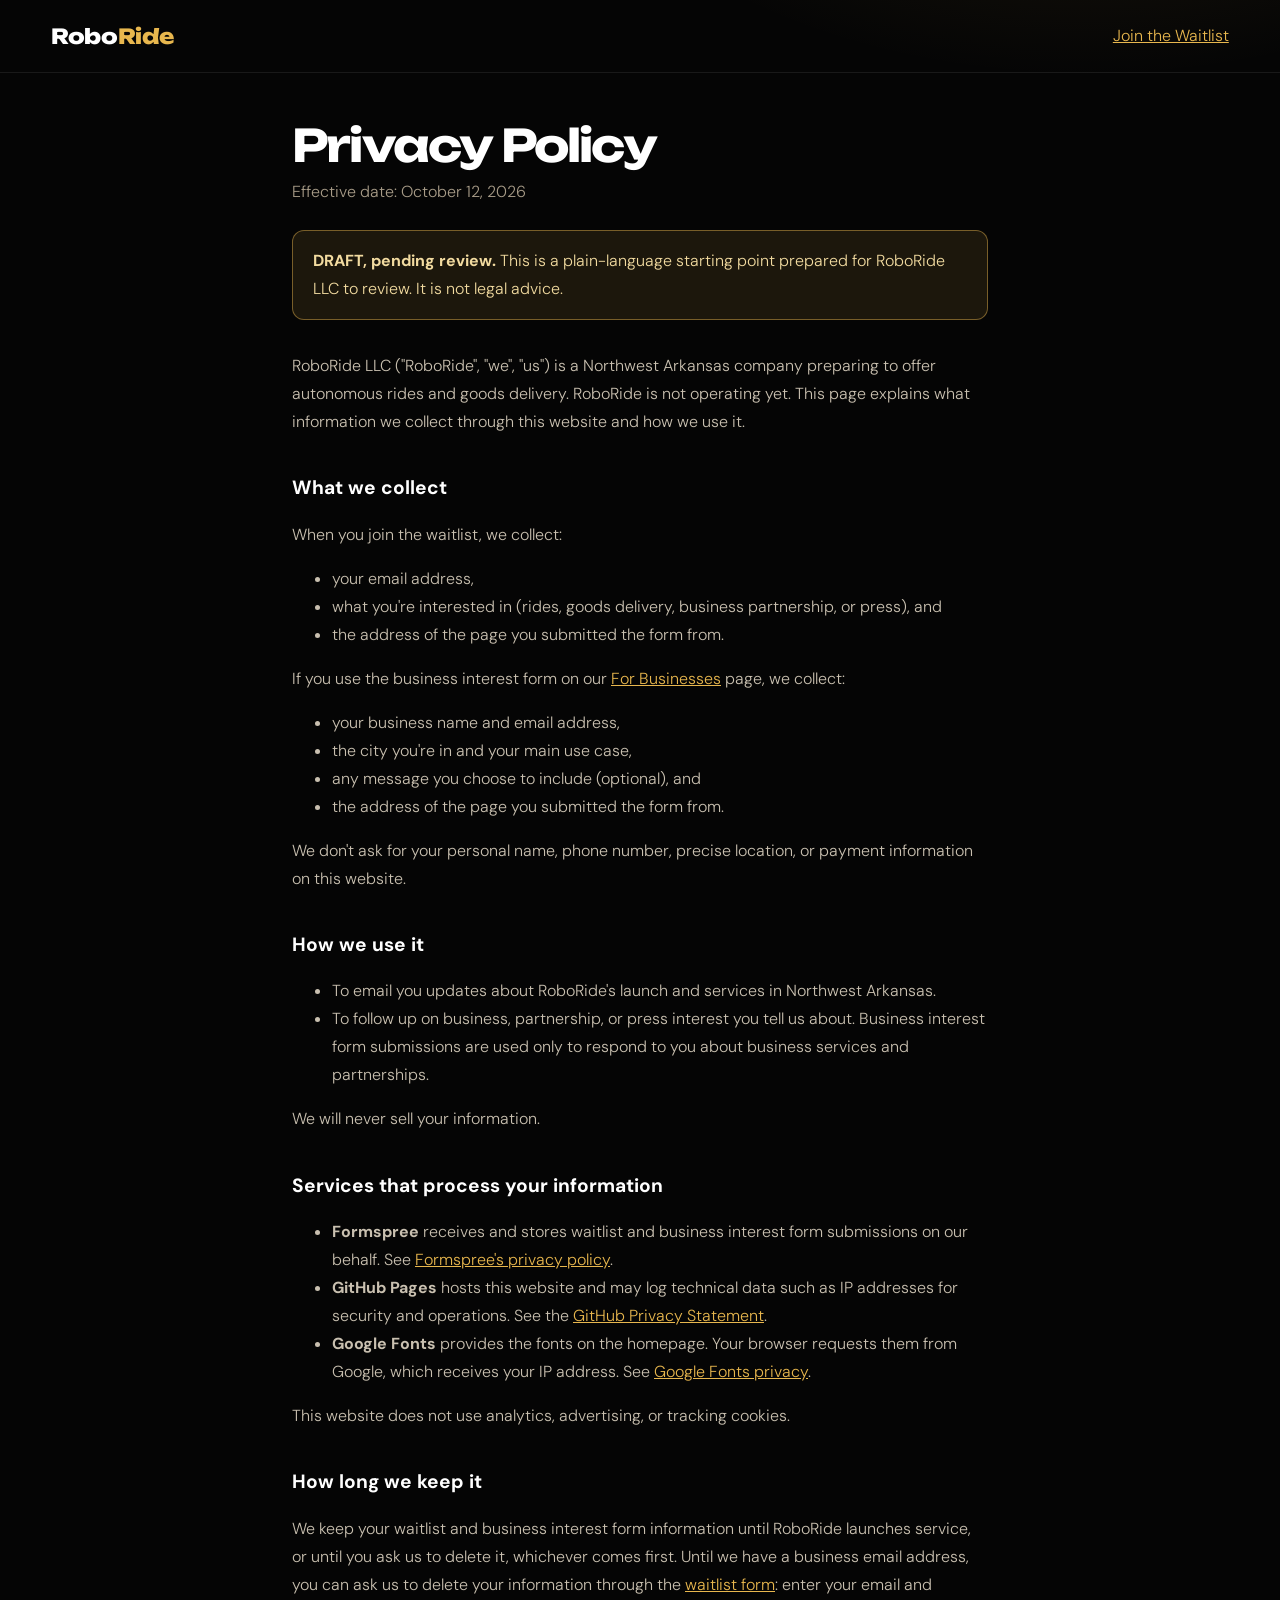
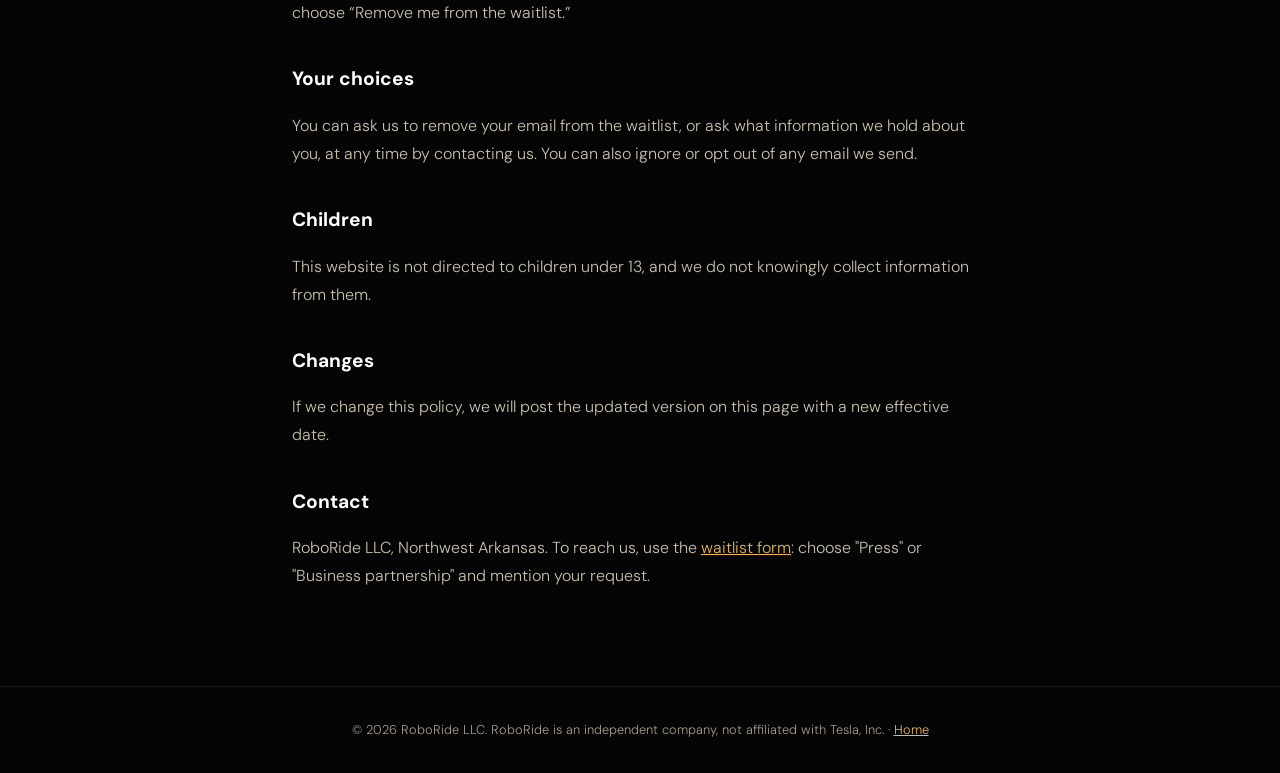
<file: privacy.html>
<!DOCTYPE html>
<html lang="en">
<head>
<meta charset="utf-8">
<meta name="viewport" content="width=device-width, initial-scale=1">
<title>Privacy Policy (Draft) | RoboRide LLC</title>
<meta name="description" content="How RoboRide LLC handles the information you share when you join the waitlist.">
<meta name="robots" content="noindex, nofollow">
<link rel="canonical" href="https://www.nwaroboride.org/privacy.html">
<link rel="icon" href="favicon.ico" sizes="48x48">
<link rel="icon" type="image/svg+xml" href="favicon.svg">
<link rel="icon" type="image/png" sizes="32x32" href="image/favicon-32.png">
<link rel="apple-touch-icon" href="apple-touch-icon.png">
<link rel="manifest" href="site.webmanifest">
<meta name="theme-color" content="#0a0806">
<meta name="theme-color" content="#0a0806">
<link href="https://fonts.googleapis.com/css2?family=Unbounded:wght@700;800&family=DM+Sans:wght@400;600&display=swap" rel="stylesheet">
<style>h1{font-family:Unbounded,system-ui,sans-serif!important;letter-spacing:-.04em}body{font-family:"DM Sans",system-ui,sans-serif!important;background:radial-gradient(60vw 50vh at 85% -10%,rgba(232,183,78,.12),transparent 70%),#050505!important}.logo{font-family:Unbounded,system-ui,sans-serif}
  *{box-sizing:border-box}
  body{margin:0;background:#0a0806;color:#e8e4dc;font-family:system-ui,-apple-system,"Segoe UI",sans-serif;font-weight:300;line-height:1.75}
  a{color:#e8b74e} a:hover{color:#f2cd7e}
  a:focus-visible{outline:2px solid #e8b74e;outline-offset:3px}
  header{padding:1.1rem clamp(1.25rem,4vw,3.5rem);border-bottom:.5px solid rgba(255,255,255,.08);display:flex;justify-content:space-between;align-items:center}
  .logo{font-weight:800;font-size:1.3rem;color:#fff;text-decoration:none;letter-spacing:-.02em} .logo span{color:#e8b74e}
  main{max-width:760px;margin:0 auto;padding:3rem clamp(1.25rem,4vw,2rem) 5rem}
  h1{color:#fff;font-size:clamp(2rem,5vw,2.8rem);line-height:1.1;margin:0 0 .5rem}
  h2{color:#fff;font-size:1.2rem;margin:2.2rem 0 .5rem}
  p,li{color:#c9c0b0}
  .draft{background:rgba(232,183,78,.1);border:1px solid rgba(232,183,78,.45);border-radius:.75rem;padding:1rem 1.25rem;color:#f2dba0;margin:1.5rem 0 2rem}
  .todo{background:rgba(232,138,78,.15);color:#f2b48a;padding:0 .3rem;border-radius:.25rem}
  footer{border-top:.5px solid rgba(255,255,255,.08);padding:2rem clamp(1.25rem,4vw,3.5rem);font-size:.8rem;color:#a89c88;text-align:center}
</style>
</head>
<body>
<header><a class="logo" href="./">Robo<span>Ride</span></a><a href="./#signup">Join the Waitlist</a></header>
<main>
  <h1>Privacy Policy</h1>
  <p style="color:#a89c88;margin:0">Effective date: October 12, 2026</p>
  <div class="draft" role="note"><strong>DRAFT, pending review.</strong> This is a plain-language starting point prepared for RoboRide LLC to review. It is not legal advice.</div>

  <p>RoboRide LLC ("RoboRide", "we", "us") is a Northwest Arkansas company preparing to offer autonomous rides and goods delivery. RoboRide is not operating yet. This page explains what information we collect through this website and how we use it.</p>

  <h2>What we collect</h2>
  <p>When you join the waitlist, we collect:</p>
  <ul>
    <li>your email address,</li>
    <li>what you're interested in (rides, goods delivery, business partnership, or press), and</li>
    <li>the address of the page you submitted the form from.</li>
  </ul>
  <p>If you use the business interest form on our <a href="businesses.html">For Businesses</a> page, we collect:</p>
  <ul>
    <li>your business name and email address,</li>
    <li>the city you're in and your main use case,</li>
    <li>any message you choose to include (optional), and</li>
    <li>the address of the page you submitted the form from.</li>
  </ul>
  <p>We don't ask for your personal name, phone number, precise location, or payment information on this website.</p>

  <h2>How we use it</h2>
  <ul>
    <li>To email you updates about RoboRide's launch and services in Northwest Arkansas.</li>
    <li>To follow up on business, partnership, or press interest you tell us about. Business interest form submissions are used only to respond to you about business services and partnerships.</li>
  </ul>
  <p>We will never sell your information.</p>

  <h2>Services that process your information</h2>
  <ul>
    <li><strong>Formspree</strong> receives and stores waitlist and business interest form submissions on our behalf. See <a href="https://formspree.io/legal/privacy-policy/" rel="noopener" target="_blank">Formspree's privacy policy</a>.</li>
    <li><strong>GitHub Pages</strong> hosts this website and may log technical data such as IP addresses for security and operations. See the <a href="https://docs.github.com/en/site-policy/privacy-policies/github-general-privacy-statement" rel="noopener" target="_blank">GitHub Privacy Statement</a>.</li>
    <li><strong>Google Fonts</strong> provides the fonts on the homepage. Your browser requests them from Google, which receives your IP address. See <a href="https://developers.google.com/fonts/faq/privacy" rel="noopener" target="_blank">Google Fonts privacy</a>.</li>
  </ul>
  <p>This website does not use analytics, advertising, or tracking cookies.</p>

  <h2>How long we keep it</h2>
  <p>We keep your waitlist and business interest form information until RoboRide launches service, or until you ask us to delete it, whichever comes first. Until we have a business email address, you can ask us to delete your information through the <a href="./#signup">waitlist form</a>: enter your email and choose “Remove me from the waitlist.”</p>

  <h2>Your choices</h2>
  <p>You can ask us to remove your email from the waitlist, or ask what information we hold about you, at any time by contacting us. You can also ignore or opt out of any email we send.</p>

  <h2>Children</h2>
  <p>This website is not directed to children under 13, and we do not knowingly collect information from them.</p>

  <h2>Changes</h2>
  <p>If we change this policy, we will post the updated version on this page with a new effective date.</p>

  <h2>Contact</h2>
  <p>RoboRide LLC, Northwest Arkansas. To reach us, use the <a href="./#signup">waitlist form</a>: choose "Press" or "Business partnership" and mention your request.</p>
</main>
<footer>© 2026 RoboRide LLC. RoboRide is an independent company, not affiliated with Tesla, Inc. · <a href="./">Home</a></footer>
</body>
</html>
</file>
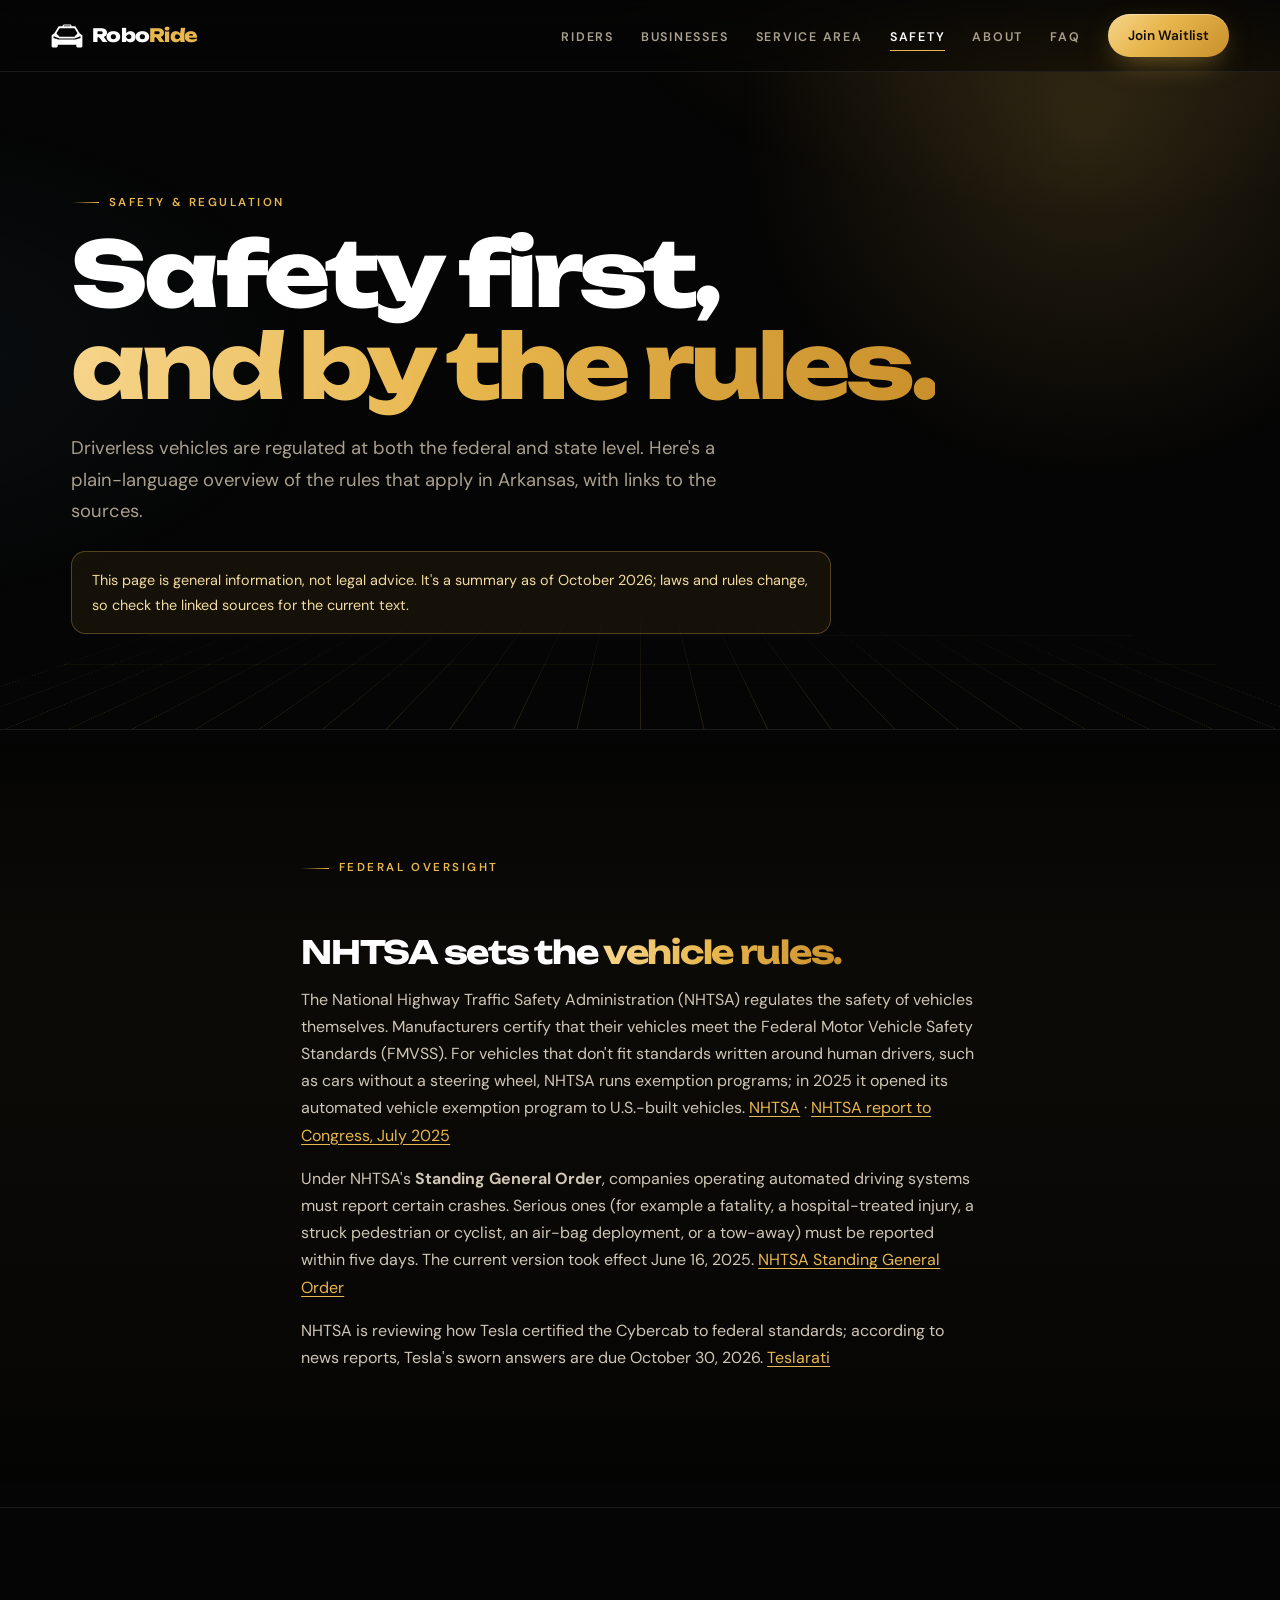
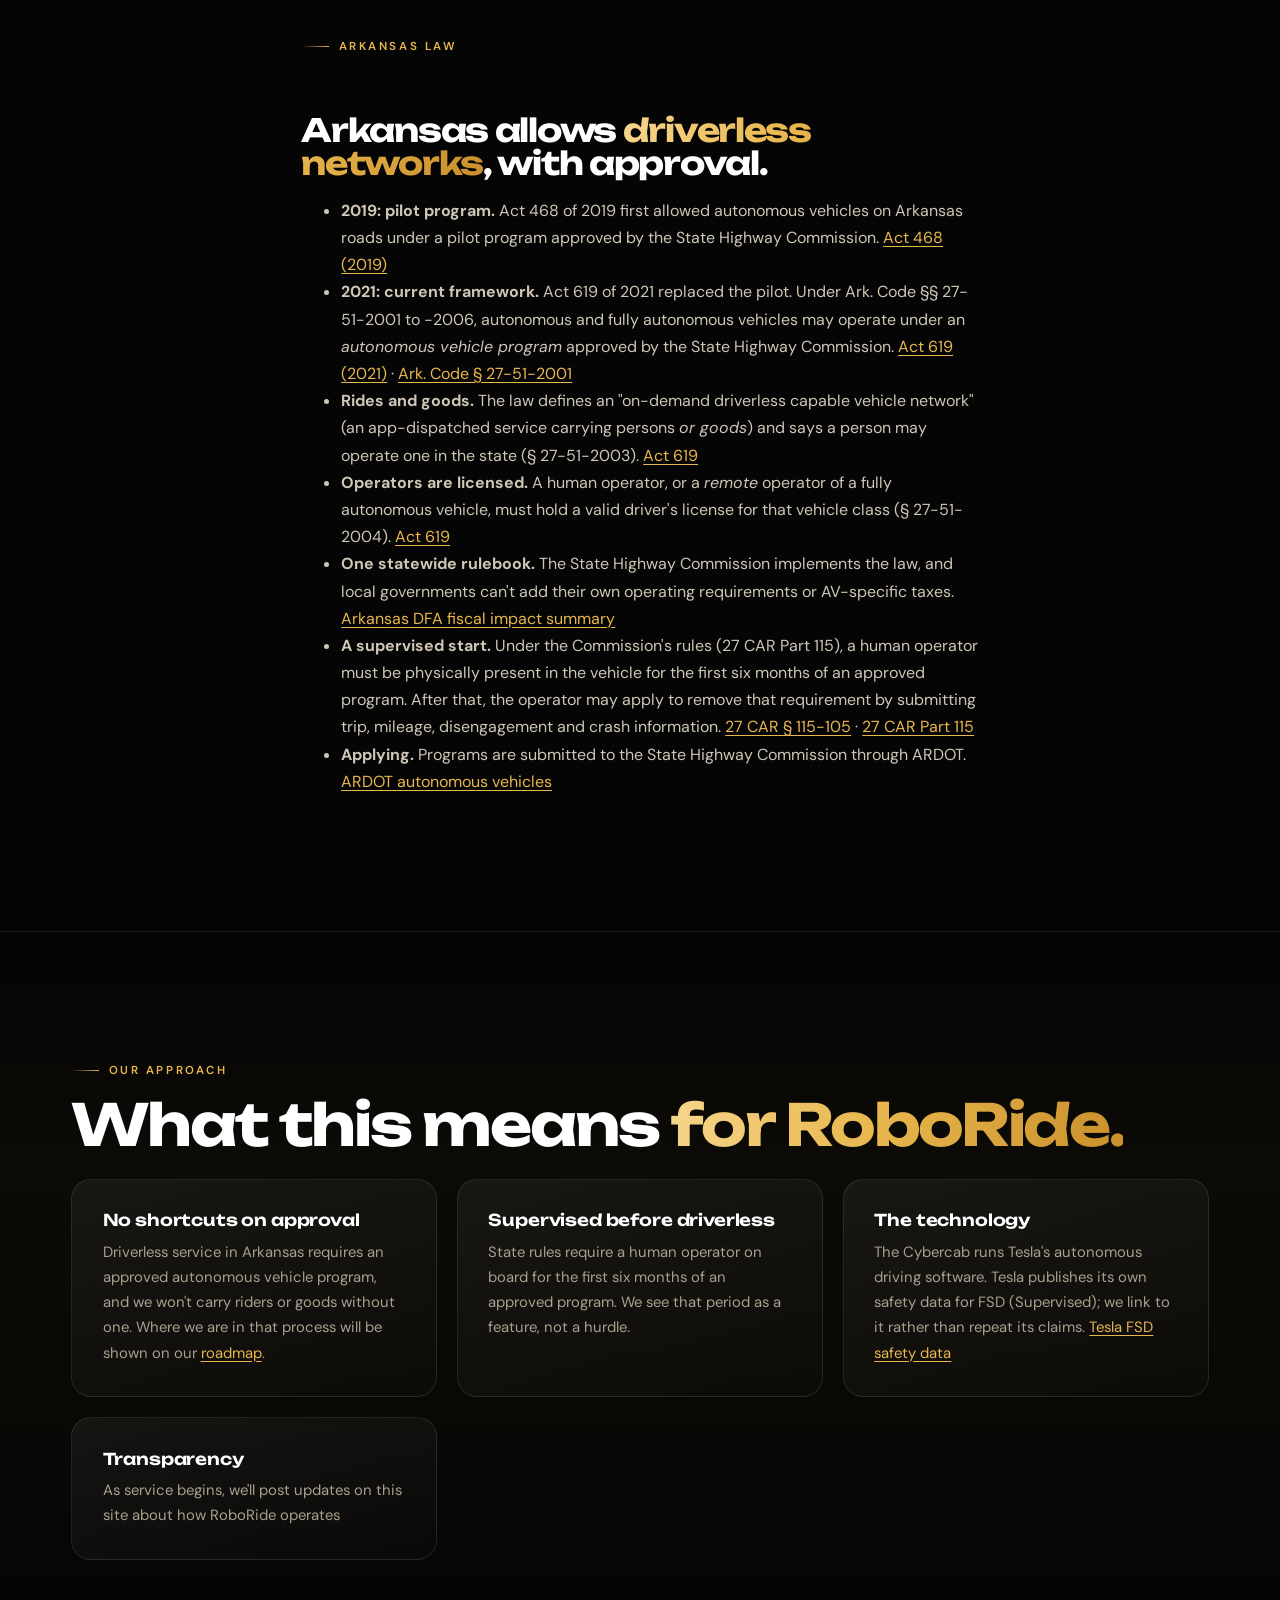
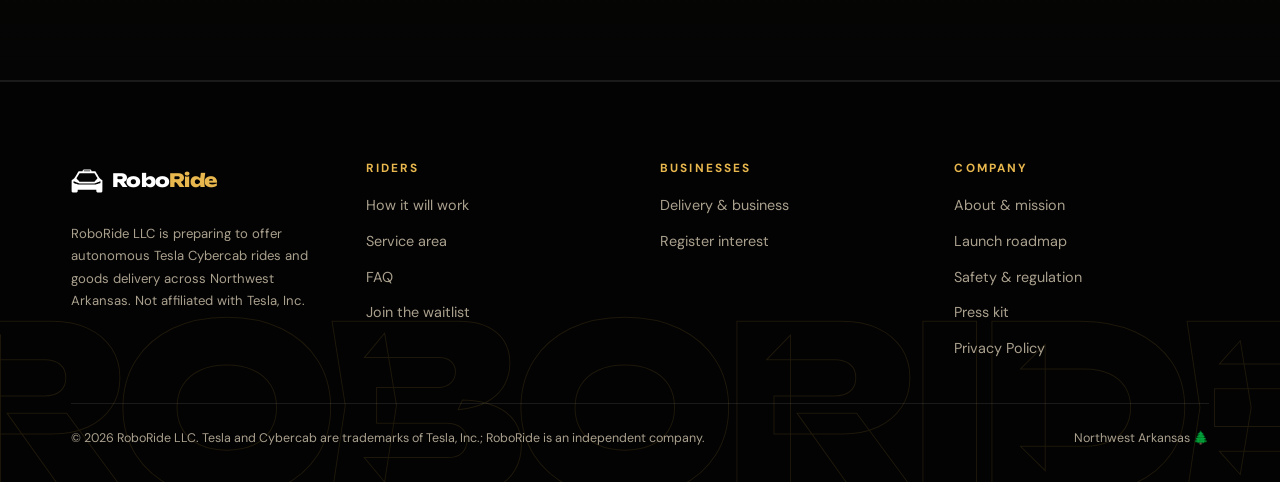
<file: safety.html>
<!DOCTYPE html>
<html lang="en">
<head>
<meta charset="utf-8">
<meta name="robots" content="noindex, nofollow">
<meta name="viewport" content="width=device-width, initial-scale=1">
<title>Safety & Regulation | RoboRide LLC</title>
<meta name="description" content="How autonomous vehicles are regulated in the U.S. and in Arkansas, and how RoboRide thinks about safety.">
<meta name="theme-color" content="#0a0806">
<link rel="canonical" href="https://www.nwaroboride.org/safety.html">
<meta property="og:type" content="website">
<meta property="og:site_name" content="RoboRide">
<meta property="og:title" content="Safety & Regulation | RoboRide">
<meta property="og:description" content="How autonomous vehicles are regulated in the U.S. and in Arkansas, and how RoboRide thinks about safety.">
<meta property="og:url" content="https://www.nwaroboride.org/safety.html">
<meta property="og:image" content="https://www.nwaroboride.org/image/og-cybercab.jpg">
<meta name="twitter:card" content="summary_large_image">
<link rel="icon" href="favicon.ico" sizes="48x48">
<link rel="icon" type="image/svg+xml" href="favicon.svg">
<link rel="icon" type="image/png" sizes="32x32" href="image/favicon-32.png">
<link rel="apple-touch-icon" href="apple-touch-icon.png">
<link rel="manifest" href="site.webmanifest">
<meta name="theme-color" content="#0a0806">
<link rel="preconnect" href="https://fonts.googleapis.com">
<link rel="preconnect" href="https://fonts.gstatic.com" crossorigin>
<link href="https://fonts.googleapis.com/css2?family=Unbounded:wght@600;700;800&family=DM+Sans:wght@400;500;600;700&display=swap" rel="stylesheet" media="print" onload="this.media='all'">
<noscript><link href="https://fonts.googleapis.com/css2?family=Unbounded:wght@600;700;800&family=DM+Sans:wght@400;500;600;700&display=swap" rel="stylesheet"></noscript>
<link rel="stylesheet" href="site.css">
</head>
<body>
<a class="skip-link" href="#main">Skip to content</a>
<header class="site-header">
  <a class="logo" href="index.html" aria-label="RoboRide home"><img src="image/brand/roboride-logo-white.svg" width="32" height="32" alt="">Robo<span>Ride</span></a>
  <nav id="site-nav" class="nav" aria-label="Primary">
    <ul>
      <li><a href="index.html#how">Riders</a></li>
      <li><a href="businesses.html">Businesses</a></li>
      <li><a href="service-area.html">Service Area</a></li>
      <li><a href="safety.html" aria-current="page">Safety</a></li>
      <li><a href="about.html">About</a></li>
      <li><a href="index.html#faq">FAQ</a></li>
      <li><a class="btn" href="index.html#signup">Join Waitlist</a></li>
    </ul>
  </nav>
  <button class="menu-btn" type="button" aria-label="Open menu" aria-controls="site-nav" aria-expanded="false">
    <svg width="20" height="20" viewBox="0 0 24 24" fill="none" stroke="#e8e4dc" stroke-width="1.8" stroke-linecap="round" aria-hidden="true"><path d="M4 6h16M4 12h16M4 18h16"/></svg>
  </button>
  <span class="progress" aria-hidden="true"></span>
</header>
<main id="main">

<section class="page-hero"><div class="wrap">
  <div class="eyebrow">Safety &amp; regulation</div>
  <h1>Safety first,<br><em class="hl">and by the rules.</em></h1>
  <p class="lead">Driverless vehicles are regulated at both the federal and state level. Here's a plain-language overview of the rules that apply in Arkansas, with links to the sources.</p>
  <p class="note" style="margin-top:1.5rem;max-width:760px">This page is general information, not legal advice. It's a summary as of October 2026; laws and rules change, so check the linked sources for the current text.</p>
</div></section>

<section class="section alt"><div class="wrap prose">
  <div class="eyebrow">Federal oversight</div>
  <h2>NHTSA sets the <em class="hl">vehicle rules.</em></h2>
  <p>The National Highway Traffic Safety Administration (NHTSA) regulates the safety of vehicles themselves. Manufacturers certify that their vehicles meet the Federal Motor Vehicle Safety Standards (FMVSS). For vehicles that don't fit standards written around human drivers, such as cars without a steering wheel, NHTSA runs exemption programs; in 2025 it opened its automated vehicle exemption program to U.S.-built vehicles. <a href="https://www.nhtsa.gov/sites/nhtsa.gov/files/2025-04/automated-vehicle-exemption-program-domestic-exemptions-2025.pdf" target="_blank" rel="noopener">NHTSA</a> · <a href="https://www.nhtsa.gov/sites/nhtsa.gov/files/2025-07/report-congress-research-rulemaking-automated-driving-systems-july-2025-tag.pdf" target="_blank" rel="noopener">NHTSA report to Congress, July 2025</a></p>
  <p>Under NHTSA's <strong>Standing General Order</strong>, companies operating automated driving systems must report certain crashes. Serious ones (for example a fatality, a hospital-treated injury, a struck pedestrian or cyclist, an air-bag deployment, or a tow-away) must be reported within five days. The current version took effect June 16, 2025. <a href="https://www.nhtsa.gov/laws-regulations/standing-general-order-crash-reporting" target="_blank" rel="noopener">NHTSA Standing General Order</a></p>
  <p>NHTSA is reviewing how Tesla certified the Cybercab to federal standards; according to news reports, Tesla's sworn answers are due October 30, 2026. <a href="https://www.teslarati.com/tesla-cybercab-dallas/" target="_blank" rel="noopener">Teslarati</a></p>
</div></section>

<section class="section"><div class="wrap prose">
  <div class="eyebrow">Arkansas law</div>
  <h2>Arkansas allows <em class="hl">driverless networks</em>, with approval.</h2>
  <ul>
    <li><strong>2019: pilot program.</strong> Act 468 of 2019 first allowed autonomous vehicles on Arkansas roads under a pilot program approved by the State Highway Commission. <a href="https://arkleg.state.ar.us/Home/FTPDocument?path=%2FACTS%2F2019R%2FPublic%2FACT468.pdf" target="_blank" rel="noopener">Act 468 (2019)</a></li>
    <li><strong>2021: current framework.</strong> Act 619 of 2021 replaced the pilot. Under Ark. Code §§ 27-51-2001 to -2006, autonomous and fully autonomous vehicles may operate under an <em>autonomous vehicle program</em> approved by the State Highway Commission. <a href="https://www.arkleg.state.ar.us/Home/FTPDocument?path=%2FACTS%2F2021R%2FPublic%2FACT619.pdf" target="_blank" rel="noopener">Act 619 (2021)</a> · <a href="https://law.justia.com/codes/arkansas/title-27/subtitle-4/chapter-51/subchapter-20/section-27-51-2001/" target="_blank" rel="noopener">Ark. Code § 27-51-2001</a></li>
    <li><strong>Rides and goods.</strong> The law defines an "on-demand driverless capable vehicle network" (an app-dispatched service carrying persons <em>or goods</em>) and says a person may operate one in the state (§ 27-51-2003). <a href="https://www.arkleg.state.ar.us/Home/FTPDocument?path=%2FACTS%2F2021R%2FPublic%2FACT619.pdf" target="_blank" rel="noopener">Act 619</a></li>
    <li><strong>Operators are licensed.</strong> A human operator, or a <em>remote</em> operator of a fully autonomous vehicle, must hold a valid driver's license for that vehicle class (§ 27-51-2004). <a href="https://www.arkleg.state.ar.us/Home/FTPDocument?path=%2FACTS%2F2021R%2FPublic%2FACT619.pdf" target="_blank" rel="noopener">Act 619</a></li>
    <li><strong>One statewide rulebook.</strong> The State Highway Commission implements the law, and local governments can't add their own operating requirements or AV-specific taxes. <a href="https://www.arkleg.state.ar.us/Home/FTPDocument?path=%2FAssembly%2F2021%2F2021R%2FFiscal+Impacts%2FHB1562-DFA1.pdf" target="_blank" rel="noopener">Arkansas DFA fiscal impact summary</a></li>
    <li><strong>A supervised start.</strong> Under the Commission's rules (27 CAR Part 115), a human operator must be physically present in the vehicle for the first six months of an approved program. After that, the operator may apply to remove that requirement by submitting trip, mileage, disengagement and crash information. <a href="https://codeofarrules.arkansas.gov/Rules/Rule?chapterID=224&levelType=section&partID=1010&sectionID=28660&subChapterID=274&subPartID=4553&titleID=27" target="_blank" rel="noopener">27 CAR § 115-105</a> · <a href="https://webftp.blr.arkansas.gov/Home/FTPDocument?path=CAR%2FParts%2F27CARpt115.pdf" target="_blank" rel="noopener">27 CAR Part 115</a></li>
    <li><strong>Applying.</strong> Programs are submitted to the State Highway Commission through ARDOT. <a href="https://www.ardot.gov/autonomous" target="_blank" rel="noopener">ARDOT autonomous vehicles</a></li>
  </ul>
</div></section>

<section class="section alt"><div class="wrap">
  <div class="eyebrow">Our approach</div>
  <h2>What this means <em class="hl">for RoboRide.</em></h2>
  <div class="grid two" style="margin-top:1.5rem">
    <div class="card reveal"><h3>No shortcuts on approval</h3><p>Driverless service in Arkansas requires an approved autonomous vehicle program, and we won't carry riders or goods without one. Where we are in that process will be shown on our <a href="about.html#roadmap">roadmap</a>.</p></div>
    <div class="card reveal"><h3>Supervised before driverless</h3><p>State rules require a human operator on board for the first six months of an approved program. We see that period as a feature, not a hurdle.</p></div>
    <div class="card reveal"><h3>The technology</h3><p>The Cybercab runs Tesla's autonomous driving software. Tesla publishes its own safety data for FSD (Supervised); we link to it rather than repeat its claims. <a href="https://www.tesla.com/fsd/safety" target="_blank" rel="noopener">Tesla FSD safety data</a></p></div>
    <div class="card reveal"><h3>Transparency</h3><p>As service begins, we'll post updates on this site about how RoboRide operates</p></div>
  </div>
</div></section>

</main>
<footer class="site-footer">
  <div class="wrap">
    <div class="cols">
      <div>
        <a class="logo" href="index.html"><img src="image/brand/roboride-logo-white.svg" width="32" height="32" alt="">Robo<span>Ride</span></a>
        <p class="muted small" style="max-width:280px">RoboRide LLC is preparing to offer autonomous Tesla Cybercab rides and goods delivery across Northwest Arkansas. Not affiliated with Tesla, Inc.</p>
      </div>
      <div><h2>Riders</h2><ul><li><a href="index.html#how">How it will work</a></li><li><a href="service-area.html">Service area</a></li><li><a href="index.html#faq">FAQ</a></li><li><a href="index.html#signup">Join the waitlist</a></li></ul></div>
      <div><h2>Businesses</h2><ul><li><a href="businesses.html">Delivery &amp; business</a></li><li><a href="businesses.html#interest">Register interest</a></li></ul></div>
      <div><h2>Company</h2><ul><li><a href="about.html">About &amp; mission</a></li><li><a href="about.html#roadmap">Launch roadmap</a></li><li><a href="safety.html">Safety &amp; regulation</a></li><li><a href="press.html">Press kit</a></li><li><a href="privacy.html">Privacy Policy</a></li></ul></div>
    </div>
    <div class="base"><span>© 2026 RoboRide LLC. Tesla and Cybercab are trademarks of Tesla, Inc.; RoboRide is an independent company.</span><span>Northwest Arkansas <span aria-hidden="true">🌲</span></span></div>
  </div>
</footer>
<script src="site.js" defer></script>
</body>
</html>
</file>
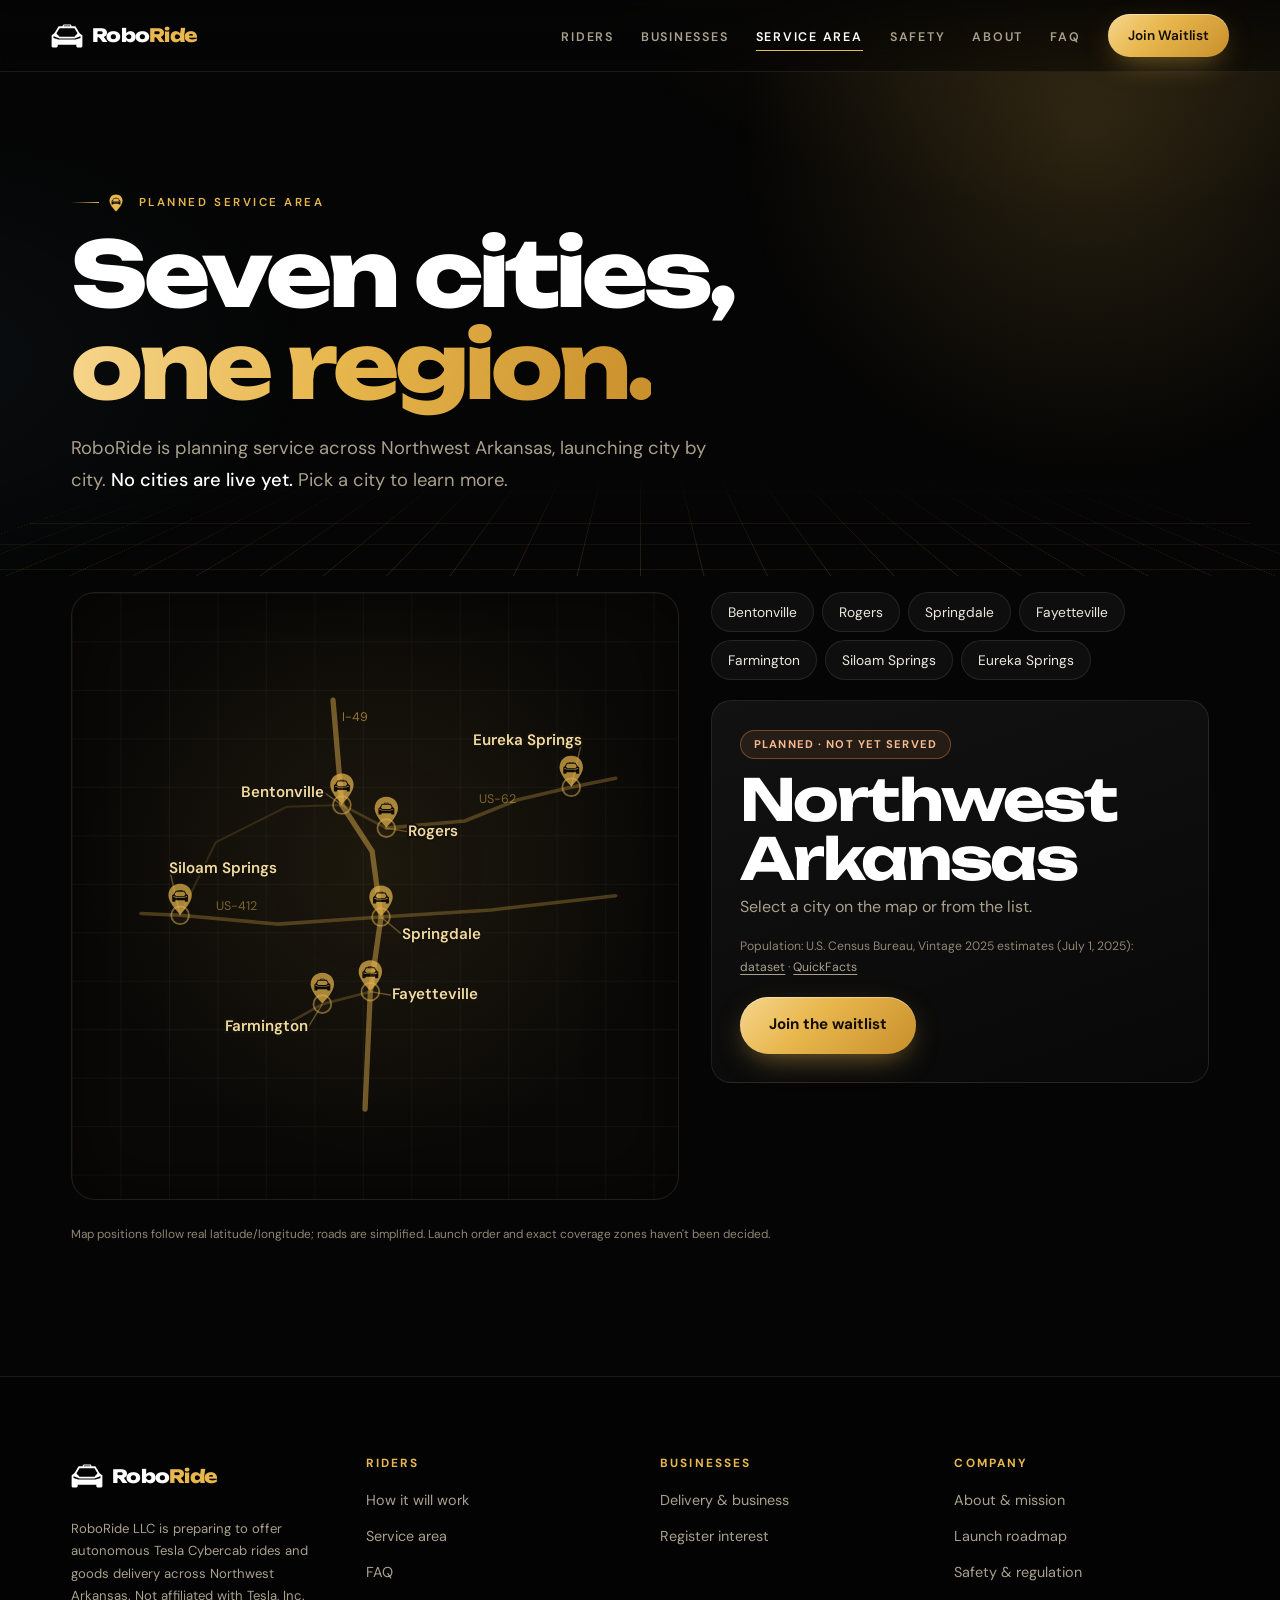
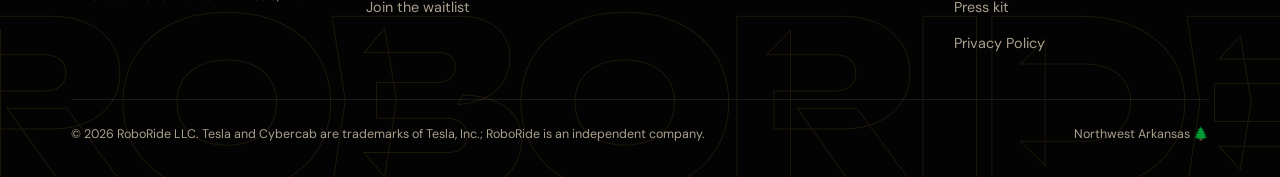
<file: service-area.html>
<!DOCTYPE html>
<html lang="en">
<head>
<meta charset="utf-8">
<meta name="robots" content="noindex, nofollow">
<meta name="viewport" content="width=device-width, initial-scale=1">
<title>Service Area | RoboRide LLC</title>
<meta name="description" content="RoboRide&#x27;s planned Northwest Arkansas service area: Bentonville, Rogers, Springdale, Fayetteville, Farmington, Siloam Springs and Eureka Springs.">
<meta name="theme-color" content="#0a0806">
<link rel="canonical" href="https://www.nwaroboride.org/service-area.html">
<meta property="og:type" content="website">
<meta property="og:site_name" content="RoboRide">
<meta property="og:title" content="Service Area | RoboRide">
<meta property="og:description" content="RoboRide&#x27;s planned Northwest Arkansas service area: Bentonville, Rogers, Springdale, Fayetteville, Farmington, Siloam Springs and Eureka Springs.">
<meta property="og:url" content="https://www.nwaroboride.org/service-area.html">
<meta property="og:image" content="https://www.nwaroboride.org/image/og-cybercab.jpg">
<meta name="twitter:card" content="summary_large_image">
<link rel="icon" href="favicon.ico" sizes="48x48">
<link rel="icon" type="image/svg+xml" href="favicon.svg">
<link rel="icon" type="image/png" sizes="32x32" href="image/favicon-32.png">
<link rel="apple-touch-icon" href="apple-touch-icon.png">
<link rel="manifest" href="site.webmanifest">
<meta name="theme-color" content="#0a0806">
<link rel="preconnect" href="https://fonts.googleapis.com">
<link rel="preconnect" href="https://fonts.gstatic.com" crossorigin>
<link href="https://fonts.googleapis.com/css2?family=Unbounded:wght@600;700;800&family=DM+Sans:wght@400;500;600;700&display=swap" rel="stylesheet" media="print" onload="this.media='all'">
<noscript><link href="https://fonts.googleapis.com/css2?family=Unbounded:wght@600;700;800&family=DM+Sans:wght@400;500;600;700&display=swap" rel="stylesheet"></noscript>
<link rel="stylesheet" href="site.css">
</head>
<body>
<a class="skip-link" href="#main">Skip to content</a>
<header class="site-header">
  <a class="logo" href="index.html" aria-label="RoboRide home"><img src="image/brand/roboride-logo-white.svg" width="32" height="32" alt="">Robo<span>Ride</span></a>
  <nav id="site-nav" class="nav" aria-label="Primary">
    <ul>
      <li><a href="index.html#how">Riders</a></li>
      <li><a href="businesses.html">Businesses</a></li>
      <li><a href="service-area.html" aria-current="page">Service Area</a></li>
      <li><a href="safety.html">Safety</a></li>
      <li><a href="about.html">About</a></li>
      <li><a href="index.html#faq">FAQ</a></li>
      <li><a class="btn" href="index.html#signup">Join Waitlist</a></li>
    </ul>
  </nav>
  <button class="menu-btn" type="button" aria-label="Open menu" aria-controls="site-nav" aria-expanded="false">
    <svg width="20" height="20" viewBox="0 0 24 24" fill="none" stroke="#e8e4dc" stroke-width="1.8" stroke-linecap="round" aria-hidden="true"><path d="M4 6h16M4 12h16M4 18h16"/></svg>
  </button>
  <span class="progress" aria-hidden="true"></span>
</header>
<main id="main">

<section class="page-hero"><div class="wrap">
  <div class="eyebrow"><img src="image/brand/roboride-pin.svg" width="14" height="18" alt="" style="vertical-align:-3px;margin-right:.4rem">Planned service area</div>
  <h1>Seven cities,<br><em class="hl">one region.</em></h1>
  <p class="lead">RoboRide is planning service across Northwest Arkansas, launching city by city. <strong style="color:#fff;font-weight:500">No cities are live yet.</strong> Pick a city to learn more.</p>
</div></section>
<section class="section" style="padding-top:1rem"><div class="wrap">
  <div class="explorer">
    <div class="map" role="region" aria-label="Map of planned RoboRide cities in Northwest Arkansas (simplified, not to scale for roads)">
      <svg viewBox="0 0 300 300" aria-hidden="false"><defs><symbol id="rr-pin" viewBox="70 32 260 336"><path fill="#e8b74e" d="M200 40C127 40 78 92 78 160C78 245 200 360 200 360S322 245 322 160C322 92 273 40 200 40Z"/><path fill="#0a0806" fill-rule="evenodd" transform="translate(87.86 63.42) scale(0.56)" d="M102.25 291.02C104.45 290.22 104.77 290.02 106.56 288.23C108.63 286.18 109.20 285.18 110.04 282.16C110.54 280.38 110.75 276.56 110.75 269.20C110.75 267.11 110.83 266.45 111.14 266.14C111.50 265.79 119.97 265.75 200.59 265.75C269.53 265.75 289.72 265.82 289.95 266.05C290.17 266.27 290.25 268.36 290.25 273.88C290.25 282.30 290.35 282.96 291.95 285.62C293.66 288.45 295.97 290.19 299.69 291.47C301.23 291.99 301.51 292.00 319.63 292.00L338.02 292.00L339.45 291.42C340.23 291.09 341.43 290.63 342.12 290.37C342.99 290.05 343.87 289.40 345.12 288.15C346.87 286.38 347.39 285.49 348.41 282.50C348.86 281.17 348.87 279.32 348.85 228.30L348.82 175.47L347.97 174.58C347.51 174.10 346.38 173.18 345.47 172.54C344.55 171.90 342.53 170.42 340.97 169.24C339.40 168.07 337.83 166.89 337.47 166.62C337.11 166.35 335.70 165.28 334.34 164.24C332.99 163.20 331.31 161.97 330.62 161.50C329.02 160.41 323.88 156.40 322.79 155.39C322.33 154.97 321.69 154.12 321.35 153.50C321.02 152.88 320.25 151.59 319.64 150.62C318.60 149.00 317.23 146.72 315.78 144.17C315.45 143.60 314.10 141.39 312.78 139.27C310.26 135.24 309.21 133.52 307.51 130.62C306.94 129.66 306.11 128.26 305.66 127.50C305.21 126.74 304.05 124.78 303.08 123.12C302.12 121.47 300.44 118.70 299.35 116.96C295.69 111.08 294.33 108.89 292.85 106.42C292.04 105.07 291.02 103.38 290.60 102.67C290.17 101.96 289.27 100.45 288.60 99.32C283.96 91.50 282.60 89.31 282.07 88.81L281.47 88.25L262.66 88.25C247.99 88.25 243.76 88.18 243.45 87.94C243.14 87.69 243.03 86.90 242.93 84.08L242.80 80.53L241.77 78.48C240.55 76.05 239.23 74.52 237.07 73.06C234.04 71.00 236.46 71.12 200.12 71.12C169.08 71.12 167.82 71.14 166.50 71.60C163.23 72.73 160.10 75.68 158.76 78.88C158.04 80.62 158.00 80.89 158.00 84.09C158.00 86.82 157.93 87.54 157.61 87.86C157.26 88.21 155.15 88.25 138.14 88.25C119.42 88.25 119.06 88.26 118.43 88.75C117.84 89.21 116.97 90.58 114.18 95.38C113.62 96.34 112.41 98.36 111.50 99.88C109.44 103.29 105.16 110.41 102.18 115.38C100.95 117.44 99.68 119.52 99.37 120.00C99.06 120.48 97.60 122.90 96.14 125.38C94.67 127.85 93.01 130.61 92.45 131.50C91.89 132.39 91.07 133.74 90.63 134.50C90.19 135.26 89.49 136.44 89.07 137.12C88.66 137.81 87.59 139.61 86.70 141.12C85.81 142.64 84.02 145.64 82.73 147.80C81.43 149.96 79.96 152.42 79.45 153.27C78.50 154.86 78.65 154.74 70.75 160.83C69.44 161.84 67.59 163.22 66.62 163.89C65.66 164.57 63.19 166.41 61.12 167.98C59.06 169.55 56.53 171.48 55.50 172.26C54.47 173.04 53.26 174.02 52.81 174.44L52.00 175.20L51.94 211.79C51.90 231.91 51.88 255.74 51.88 264.75L51.88 281.12L52.45 282.87C53.46 285.97 55.75 288.83 58.23 290.12C58.70 290.36 60.00 290.88 61.11 291.27L63.12 291.99L81.50 291.93L99.88 291.88L102.25 291.02ZM113.49 214.56C107.44 212.48 105.97 212.00 105.71 212.00C105.57 212.00 105.10 211.83 104.66 211.63C104.23 211.43 102.64 210.87 101.12 210.39C97.27 209.18 96.13 208.80 94.12 208.08C93.16 207.74 91.64 207.26 90.75 207.01C89.86 206.77 86.54 205.72 83.38 204.68C74.46 201.74 72.12 201.00 71.67 201.00C71.44 201.00 71.03 200.78 70.75 200.50C70.27 200.02 70.26 199.77 70.41 192.44C70.50 188.28 70.67 184.68 70.79 184.44C71.12 183.79 71.96 183.90 74.03 184.85C75.89 185.71 77.12 186.18 80.97 187.51C82.12 187.91 83.19 188.34 83.34 188.46C83.50 188.58 84.69 189.04 85.98 189.47C87.28 189.91 88.46 190.36 88.61 190.47C88.75 190.59 90.00 191.05 91.38 191.51C92.75 191.96 93.99 192.42 94.12 192.52C94.38 192.70 98.00 194.14 100.48 195.04C101.23 195.32 102.57 195.87 103.46 196.27C104.34 196.67 105.17 197.00 105.30 197.00C105.42 197.00 106.67 197.49 108.08 198.09C109.48 198.69 111.53 199.52 112.62 199.95C113.72 200.37 117.16 201.70 120.25 202.90L125.88 205.08L200.25 205.08L274.62 205.09L276.62 204.27C278.84 203.36 282.32 201.99 284.62 201.12C285.45 200.80 287.31 200.08 288.75 199.50C290.19 198.92 292.27 198.11 293.38 197.70C294.48 197.29 295.77 196.78 296.25 196.57C296.73 196.36 298.14 195.82 299.38 195.37C300.61 194.91 302.86 194.07 304.38 193.49C305.89 192.92 308.23 192.07 309.58 191.61C310.93 191.15 312.17 190.67 312.33 190.54C312.74 190.21 320.91 186.95 323.38 186.13C323.93 185.95 325.33 185.39 326.49 184.90C328.79 183.92 329.86 183.77 330.10 184.40C330.18 184.61 330.25 188.14 330.25 192.22C330.25 197.77 330.17 199.76 329.94 200.08C329.65 200.47 325.86 201.94 322.38 203.00C320.16 203.68 316.29 205.01 315.00 205.53C314.38 205.79 312.86 206.28 311.62 206.63C310.39 206.98 308.81 207.48 308.12 207.74C306.42 208.39 299.91 210.42 298.38 210.77C297.69 210.93 296.89 211.21 296.59 211.39C296.30 211.57 295.35 211.91 294.47 212.13C293.59 212.36 291.86 212.92 290.62 213.38C289.39 213.84 287.42 214.52 286.25 214.89L284.12 215.55L200.37 215.59L116.61 215.62L113.49 214.56ZM127.68 188.94C127.46 188.77 127.01 188.27 126.70 187.83C125.94 186.77 123.41 183.69 122.00 182.11C121.38 181.41 119.58 179.34 118.00 177.51C116.42 175.68 113.15 171.92 110.74 169.15C108.33 166.39 105.13 162.66 103.63 160.88C102.14 159.09 100.48 157.15 99.96 156.57C99.43 155.99 99.00 155.33 99.00 155.11C99.00 154.90 99.82 153.46 100.83 151.92C101.84 150.38 103.43 147.83 104.37 146.25C105.31 144.67 106.38 142.93 106.74 142.38C107.38 141.41 108.18 140.05 110.50 136.00C111.09 134.97 111.93 133.56 112.37 132.88C115.11 128.58 122.28 116.70 125.60 110.94C126.85 108.77 128.07 106.78 128.31 106.50C128.74 106.00 128.95 106.00 200.31 106.06L271.88 106.12L272.62 107.29C273.04 107.93 273.69 109.00 274.08 109.66C274.46 110.33 275.18 111.55 275.67 112.38C276.16 113.20 277.43 115.34 278.50 117.12C281.97 122.96 289.71 135.72 290.82 137.44C291.84 139.03 292.40 139.95 294.50 143.51C295.71 145.55 300.12 152.71 300.74 153.62C301.56 154.84 301.40 155.39 299.62 157.34C298.73 158.32 296.90 160.44 295.56 162.04C291.73 166.63 282.33 177.63 280.12 180.12C278.05 182.44 276.13 184.71 273.78 187.60L272.43 189.25L200.26 189.25C142.92 189.25 128.01 189.19 127.68 188.94ZM171.94 88.23C170.82 88.05 169.44 86.91 168.87 85.70C168.00 83.85 168.87 81.96 171.07 80.90L172.38 80.27L200.49 80.28C231.57 80.30 229.75 80.20 231.24 81.91C232.72 83.59 232.57 85.25 230.76 87.06C230.03 87.79 229.34 88.26 228.97 88.27C225.10 88.37 172.59 88.34 171.94 88.23Z"/></symbol></defs>
        <g fill="none" stroke-linecap="round" stroke-linejoin="round">
          <path d="M126 40 L131 99 L148 125 L153 162 L147 204 L144 270" stroke="rgba(232,183,78,.45)" stroke-width="3"></path>
          <path d="M18 160 L40 161 L95 166 L153 162 L215 158 L285 150" stroke="rgba(232,183,78,.28)" stroke-width="2"></path>
          <path d="M156 112 L200 108 L230 96 L260 89 L285 84" stroke="rgba(232,183,78,.28)" stroke-width="2"></path>
          <path d="M131 99 L156 112" stroke="rgba(232,183,78,.22)" stroke-width="1.5"></path>
          <path d="M95 225 L120 211 L147 204" stroke="rgba(232,183,78,.22)" stroke-width="1.5"></path>
          <path d="M40 161 L60 120 L100 100 L131 99" stroke="rgba(232,183,78,.15)" stroke-width="1.2"></path>
        </g>
        <text x="131" y="52" font-size="7" fill="rgba(232,183,78,.6)" font-family="DM Sans, sans-serif">I-49</text>
        <text x="60" y="158" font-size="7" fill="rgba(232,183,78,.5)" font-family="DM Sans, sans-serif">US-412</text>
        <text x="208" y="98" font-size="7" fill="rgba(232,183,78,.5)" font-family="DM Sans, sans-serif">US-62</text>
        </g>
        <g class="pin" data-city="Bentonville" role="button" tabindex="0" aria-pressed="false" aria-label="Bentonville"><line x1="131" y1="99" x2="121" y2="92" stroke="#e8b74e" stroke-width="0.75" opacity="0.4"/><circle class="ring" cx="131" cy="99" r="5" fill="rgba(232,183,78,.08)" stroke="#e8b74e" stroke-width="1" opacity=".5"/><use href="#rr-pin" class="rr-pin rr-planned" x="124.0" y="80.9" width="14" height="18.1"/><text x="121" y="92" dominant-baseline="middle" text-anchor="end" font-size="8.5" fill="#f2dba0" font-family="DM Sans, sans-serif" font-weight="600" pointer-events="none" style="paint-order:stroke" stroke="#15120c" stroke-width="2.5">Bentonville</text></g>
        <g class="pin" data-city="Rogers" role="button" tabindex="0" aria-pressed="false" aria-label="Rogers"><line x1="156" y1="112" x2="168" y2="114" stroke="#e8b74e" stroke-width="0.75" opacity="0.4"/><circle class="ring" cx="156" cy="112" r="5" fill="rgba(232,183,78,.08)" stroke="#e8b74e" stroke-width="1" opacity=".5"/><use href="#rr-pin" class="rr-pin rr-planned" x="149.0" y="93.9" width="14" height="18.1"/><text x="168" y="114" dominant-baseline="middle" text-anchor="start" font-size="8.5" fill="#f2dba0" font-family="DM Sans, sans-serif" font-weight="600" pointer-events="none" style="paint-order:stroke" stroke="#15120c" stroke-width="2.5">Rogers</text></g>
        <g class="pin" data-city="Springdale" role="button" tabindex="0" aria-pressed="false" aria-label="Springdale"><line x1="153" y1="162" x2="165" y2="172" stroke="#e8b74e" stroke-width="0.75" opacity="0.4"/><circle class="ring" cx="153" cy="162" r="5" fill="rgba(232,183,78,.08)" stroke="#e8b74e" stroke-width="1" opacity=".5"/><use href="#rr-pin" class="rr-pin rr-planned" x="146.0" y="143.9" width="14" height="18.1"/><text x="165" y="172" dominant-baseline="middle" text-anchor="start" font-size="8.5" fill="#f2dba0" font-family="DM Sans, sans-serif" font-weight="600" pointer-events="none" style="paint-order:stroke" stroke="#15120c" stroke-width="2.5">Springdale</text></g>
        <g class="pin" data-city="Fayetteville" role="button" tabindex="0" aria-pressed="false" aria-label="Fayetteville"><line x1="147" y1="204" x2="159" y2="206" stroke="#e8b74e" stroke-width="0.75" opacity="0.4"/><circle class="ring" cx="147" cy="204" r="5" fill="rgba(232,183,78,.08)" stroke="#e8b74e" stroke-width="1" opacity=".5"/><use href="#rr-pin" class="rr-pin rr-planned" x="140.0" y="185.9" width="14" height="18.1"/><text x="159" y="206" dominant-baseline="middle" text-anchor="start" font-size="8.5" fill="#f2dba0" font-family="DM Sans, sans-serif" font-weight="600" pointer-events="none" style="paint-order:stroke" stroke="#15120c" stroke-width="2.5">Fayetteville</text></g>
        <g class="pin" data-city="Farmington" role="button" tabindex="0" aria-pressed="false" aria-label="Farmington"><line x1="120" y1="211" x2="112" y2="224" stroke="#e8b74e" stroke-width="0.75" opacity="0.4"/><circle class="ring" cx="120" cy="211" r="5" fill="rgba(232,183,78,.08)" stroke="#e8b74e" stroke-width="1" opacity=".5"/><use href="#rr-pin" class="rr-pin rr-planned" x="113.0" y="192.9" width="14" height="18.1"/><text x="112" y="224" dominant-baseline="middle" text-anchor="end" font-size="8.5" fill="#f2dba0" font-family="DM Sans, sans-serif" font-weight="600" pointer-events="none" style="paint-order:stroke" stroke="#15120c" stroke-width="2.5">Farmington</text></g>
        <g class="pin" data-city="Siloam Springs" role="button" tabindex="0" aria-pressed="false" aria-label="Siloam Springs"><line x1="40" y1="161" x2="34" y2="135" stroke="#e8b74e" stroke-width="0.75" opacity="0.4"/><circle class="ring" cx="40" cy="161" r="5" fill="rgba(232,183,78,.08)" stroke="#e8b74e" stroke-width="1" opacity=".5"/><use href="#rr-pin" class="rr-pin rr-planned" x="33.0" y="142.9" width="14" height="18.1"/><text x="34" y="135" dominant-baseline="middle" text-anchor="start" font-size="8.5" fill="#f2dba0" font-family="DM Sans, sans-serif" font-weight="600" pointer-events="none" style="paint-order:stroke" stroke="#15120c" stroke-width="2.5">Siloam Springs</text></g>
        <g class="pin" data-city="Eureka Springs" role="button" tabindex="0" aria-pressed="false" aria-label="Eureka Springs"><line x1="260" y1="89" x2="266" y2="63" stroke="#e8b74e" stroke-width="0.75" opacity="0.4"/><circle class="ring" cx="260" cy="89" r="5" fill="rgba(232,183,78,.08)" stroke="#e8b74e" stroke-width="1" opacity=".5"/><use href="#rr-pin" class="rr-pin rr-planned" x="253.0" y="70.9" width="14" height="18.1"/><text x="266" y="63" dominant-baseline="middle" text-anchor="end" font-size="8.5" fill="#f2dba0" font-family="DM Sans, sans-serif" font-weight="600" pointer-events="none" style="paint-order:stroke" stroke="#15120c" stroke-width="2.5">Eureka Springs</text></g>
      </svg>
    </div>
    <div>
      <ul class="city-list" aria-label="Choose a city"><li><button type="button" data-city="Bentonville" aria-pressed="false">Bentonville</button></li><li><button type="button" data-city="Rogers" aria-pressed="false">Rogers</button></li><li><button type="button" data-city="Springdale" aria-pressed="false">Springdale</button></li><li><button type="button" data-city="Fayetteville" aria-pressed="false">Fayetteville</button></li><li><button type="button" data-city="Farmington" aria-pressed="false">Farmington</button></li><li><button type="button" data-city="Siloam Springs" aria-pressed="false">Siloam Springs</button></li><li><button type="button" data-city="Eureka Springs" aria-pressed="false">Eureka Springs</button></li></ul>
      <div class="panel" id="city-panel" aria-live="polite">
        <span class="badge warn">Planned · not yet served</span>
        <h2 id="city-name" style="margin:.8rem 0 .25rem">Northwest Arkansas</h2>
        <p class="muted" id="city-blurb" style="margin:0">Select a city on the map or from the list.</p>
        <dl id="city-facts" hidden><dt>Population</dt><dd id="city-pop"></dd><dt>County</dt><dd id="city-county"></dd><dt>RoboRide status</dt><dd>Planned; no service yet</dd></dl>
        <p class="cite" style="margin-top:1rem">Population: U.S. Census Bureau, Vintage 2025 estimates (July 1, 2025): <a href="https://www2.census.gov/programs-surveys/popest/datasets/2020-2025/cities/totals/sub-est2025_5.csv" target="_blank" rel="noopener">dataset</a> · <a href="https://www.census.gov/quickfacts/" target="_blank" rel="noopener">QuickFacts</a></p>
        <div class="actions" style="margin-top:1.25rem"><a class="btn" href="index.html#signup">Join the waitlist</a></div>
      </div>
    </div>
  </div>
  <p class="tiny" style="margin-top:1.5rem">Map positions follow real latitude/longitude; roads are simplified. Launch order and exact coverage zones haven't been decided.</p>
</div></section>
<script>
(function(){var D={"Bentonville":{pop:63057,county:"Benton County seat"},"Rogers":{pop:76956,county:"Benton County"},"Springdale":{pop:90685,county:"Washington and Benton counties"},"Fayetteville":{pop:106623,county:"Washington County seat; home of the University of Arkansas"},"Farmington":{pop:10658,county:"Washington County"},"Siloam Springs":{pop:21298,county:"Benton County"},"Eureka Springs":{pop:2258,county:"a Carroll County seat"}},nf=new Intl.NumberFormat('en-US');
function pick(n){var d=D[n];if(!d)return;document.getElementById('city-name').textContent=n;
document.getElementById('city-blurb').textContent=n+' is part of RoboRide\'s planned Northwest Arkansas service area.';
document.getElementById('city-pop').textContent=nf.format(d.pop)+' (July 1, 2025 estimate)';document.getElementById('city-county').textContent=d.county.charAt(0).toUpperCase()+d.county.slice(1);
document.getElementById('city-facts').hidden=false;
document.querySelectorAll('[data-city]').forEach(function(el){el.setAttribute('aria-pressed',el.getAttribute('data-city')===n?'true':'false');});}
document.querySelectorAll('[data-city]').forEach(function(el){el.addEventListener('click',function(){pick(el.getAttribute('data-city'));});
el.addEventListener('keydown',function(e){if(e.key==='Enter'||e.key===' '){e.preventDefault();pick(el.getAttribute('data-city'));}});});
var h=decodeURIComponent(location.hash.slice(1)).replace(/-/g,' ');Object.keys(D).forEach(function(k){if(k.toLowerCase()===h.toLowerCase())pick(k);});})();
</script>

</main>
<footer class="site-footer">
  <div class="wrap">
    <div class="cols">
      <div>
        <a class="logo" href="index.html"><img src="image/brand/roboride-logo-white.svg" width="32" height="32" alt="">Robo<span>Ride</span></a>
        <p class="muted small" style="max-width:280px">RoboRide LLC is preparing to offer autonomous Tesla Cybercab rides and goods delivery across Northwest Arkansas. Not affiliated with Tesla, Inc.</p>
      </div>
      <div><h2>Riders</h2><ul><li><a href="index.html#how">How it will work</a></li><li><a href="service-area.html">Service area</a></li><li><a href="index.html#faq">FAQ</a></li><li><a href="index.html#signup">Join the waitlist</a></li></ul></div>
      <div><h2>Businesses</h2><ul><li><a href="businesses.html">Delivery &amp; business</a></li><li><a href="businesses.html#interest">Register interest</a></li></ul></div>
      <div><h2>Company</h2><ul><li><a href="about.html">About &amp; mission</a></li><li><a href="about.html#roadmap">Launch roadmap</a></li><li><a href="safety.html">Safety &amp; regulation</a></li><li><a href="press.html">Press kit</a></li><li><a href="privacy.html">Privacy Policy</a></li></ul></div>
    </div>
    <div class="base"><span>© 2026 RoboRide LLC. Tesla and Cybercab are trademarks of Tesla, Inc.; RoboRide is an independent company.</span><span>Northwest Arkansas <span aria-hidden="true">🌲</span></span></div>
  </div>
</footer>
<script src="site.js" defer></script>
</body>
</html>
</file>
<file: site.css>
/* RoboRide — BOLD redesign. Shared by every page. */
:root{--bg:#050505;--bg2:#0b0a08;--card:rgba(255,255,255,.035);--card-solid:#100e0a;--line:rgba(255,255,255,.09);--line2:rgba(232,183,78,.28);--text:#ece8df;--muted:#aaa08e;--dim:#8f8573;--gold:#e8b74e;--gold2:#c98f2b;--gold-lt:#f6d58c;--cyan:#7fd6ff;--display:'Unbounded','Syne',system-ui,sans-serif;--body:'DM Sans',system-ui,-apple-system,"Segoe UI",sans-serif;--hh:72px;--r:1.25rem}
*{box-sizing:border-box}
html{scroll-behavior:smooth;-webkit-text-size-adjust:100%}
html,body{max-width:100%;overflow-x:clip}
body{margin:0;background:var(--bg);color:var(--text);font-family:var(--body);font-weight:400;line-height:1.7;-webkit-font-smoothing:antialiased}
body::before{content:"";position:fixed;inset:0;z-index:-1;pointer-events:none;background:radial-gradient(60vw 50vh at 85% -10%,rgba(232,183,78,.10),transparent 70%),radial-gradient(50vw 40vh at -10% 40%,rgba(127,214,255,.05),transparent 70%)}
img,video,svg{max-width:100%}
a{color:var(--gold);text-underline-offset:3px} a:hover{color:var(--gold-lt)}
:focus-visible{outline:2px solid var(--gold);outline-offset:3px}
.sr-only{position:absolute;width:1px;height:1px;padding:0;margin:-1px;overflow:hidden;clip:rect(0,0,0,0);white-space:nowrap;border:0}
.skip-link{position:absolute;left:-9999px;top:0;z-index:300;background:var(--gold);color:#1a1206;padding:.6rem 1rem;border-radius:0 0 .5rem 0;font-weight:700}
.skip-link:focus{left:0}
[id]{scroll-margin-top:calc(var(--hh) + 16px)}
h1,h2,h3{font-family:var(--display);color:#fff;line-height:1.02;overflow-wrap:break-word;hyphens:manual}
h1{font-weight:800;font-size:clamp(2rem,9.5vw,5.6rem);letter-spacing:-.045em;margin:0 0 1.4rem}
h2{font-weight:700;font-size:clamp(1.6rem,6.6vw,3.6rem);letter-spacing:-.04em;margin:0 0 1.1rem}
h3{font-weight:600;font-size:1.02rem;letter-spacing:-.01em;line-height:1.25;margin:0 0 .55rem}
p,li,a,button,label{overflow-wrap:break-word}
em.hl,h1 em,h2 em{font-style:normal;background:linear-gradient(100deg,var(--gold-lt),var(--gold) 45%,var(--gold2));-webkit-background-clip:text;background-clip:text;color:transparent}
.eyebrow{display:inline-flex;align-items:center;gap:.6rem;font-size:.72rem;color:var(--gold);letter-spacing:.22em;text-transform:uppercase;font-weight:600;margin-bottom:1rem}
.eyebrow::before{content:"";width:28px;height:1px;background:linear-gradient(90deg,transparent,var(--gold))}
.lead{color:var(--muted);font-size:clamp(1rem,2.4vw,1.15rem);max-width:660px;margin:0}
.muted{color:var(--muted)} .small{font-size:.82rem} .tiny{font-size:.74rem;color:var(--dim)}
.wrap{max-width:1240px;margin:0 auto;padding:0 clamp(1.1rem,4vw,3.5rem)}
.section{padding:clamp(4rem,10vw,7.5rem) 0;position:relative}
.section.alt{background:linear-gradient(180deg,transparent,rgba(232,183,78,.035) 30%,rgba(232,183,78,.02) 70%,transparent);border-top:1px solid var(--line);border-bottom:1px solid var(--line)}
.page-hero{padding:calc(var(--hh) + clamp(3.5rem,10vw,7rem)) 0 clamp(3rem,7vw,5rem);position:relative;overflow:hidden;isolation:isolate}
.page-hero::before{content:"";position:absolute;left:-10%;right:-10%;bottom:-2px;height:70%;z-index:-1;background-image:linear-gradient(rgba(232,183,78,.16) 1px,transparent 1px),linear-gradient(90deg,rgba(232,183,78,.16) 1px,transparent 1px);background-size:64px 64px;transform:perspective(500px) rotateX(62deg);transform-origin:bottom;mask-image:linear-gradient(to top,#000,transparent 85%);-webkit-mask-image:linear-gradient(to top,#000,transparent 85%);pointer-events:none}
.page-hero::after{content:"";position:absolute;right:-15vw;top:-20vw;width:60vw;height:60vw;border-radius:50%;z-index:-1;background:radial-gradient(circle,rgba(232,183,78,.16),transparent 65%);pointer-events:none}
.grid{display:grid;gap:1.25rem;grid-template-columns:repeat(auto-fit,minmax(min(250px,100%),1fr))}
.grid.two{grid-template-columns:repeat(auto-fit,minmax(min(320px,100%),1fr))}
.card{position:relative;background:linear-gradient(160deg,rgba(255,255,255,.055),rgba(255,255,255,.015));border:1px solid var(--line);border-radius:var(--r);padding:clamp(1.3rem,3vw,1.9rem);transition:border-color .3s,transform .3s}
.card:hover{border-color:var(--line2)}
.card p{color:var(--muted);font-size:.93rem;margin:0}
.card .num{font-family:var(--display);font-weight:700;font-size:clamp(1.8rem,4vw,2.6rem);letter-spacing:-.04em;color:var(--gold);line-height:1.05;margin-bottom:.5rem}
.btn{position:relative;display:inline-flex;align-items:center;justify-content:center;gap:.5rem;background:linear-gradient(135deg,var(--gold-lt),var(--gold) 40%,var(--gold2));color:#140d02;border:none;padding:.95rem 1.8rem;border-radius:999px;font-weight:700;font-size:.95rem;text-decoration:none;cursor:pointer;font-family:inherit;box-shadow:0 10px 30px -10px rgba(232,183,78,.6),inset 0 1px 0 rgba(255,255,255,.4);transition:transform .2s,box-shadow .2s;min-height:44px}
.btn:hover{color:#140d02;transform:translateY(-2px);box-shadow:0 16px 40px -12px rgba(232,183,78,.75),inset 0 1px 0 rgba(255,255,255,.4)}
.btn.ghost{background:rgba(255,255,255,.03);color:var(--text);border:1px solid rgba(255,255,255,.22);box-shadow:none;font-weight:500}
.btn.ghost:hover{border-color:var(--gold);color:#fff}
.actions{display:flex;gap:.9rem;flex-wrap:wrap;margin-top:2rem}
.badge{display:inline-block;background:rgba(232,183,78,.1);border:1px solid rgba(232,183,78,.35);color:var(--gold);border-radius:999px;padding:.22rem .8rem;font-size:.7rem;letter-spacing:.1em;text-transform:uppercase;font-weight:700}
.badge.warn{background:rgba(232,138,78,.1);border-color:rgba(232,138,78,.4);color:#f5b98f}
.note{background:rgba(232,183,78,.07);border:1px solid rgba(232,183,78,.3);border-radius:.9rem;padding:1rem 1.25rem;color:#f2dba0;font-size:.9rem}
.prose{max-width:780px} .prose p,.prose li{color:#cfc6b6} .prose h2{margin-top:2.6rem;font-size:clamp(1.35rem,4.5vw,2rem)} .prose h3{margin-top:1.75rem}
.cite{font-size:.76rem;color:var(--dim)} .cite a{color:var(--muted)}
/* header */
.site-header{position:fixed;top:0;left:0;right:0;z-index:100;display:flex;align-items:center;justify-content:space-between;gap:1rem;padding:.9rem clamp(1.1rem,4vw,3.5rem);background:linear-gradient(180deg,rgba(5,5,5,.85),rgba(5,5,5,.55));backdrop-filter:blur(14px) saturate(140%);-webkit-backdrop-filter:blur(14px) saturate(140%);border-bottom:1px solid var(--line);transition:padding .25s}
.site-header.scrolled{padding-top:.6rem;padding-bottom:.6rem}
.progress{position:absolute;left:0;bottom:-1px;height:2px;width:100%;transform-origin:left;transform:scaleX(var(--p,0));background:linear-gradient(90deg,var(--gold2),var(--gold-lt));pointer-events:none}
.logo{display:inline-flex;align-items:center;font-family:var(--display);font-weight:800;font-size:1.15rem;color:#fff;text-decoration:none;letter-spacing:-.04em;white-space:nowrap} .logo img{margin-right:.55rem} .logo span{color:var(--gold)} .logo:hover{color:#fff}
.logo img{width:32px;height:32px;display:block}
.nav ul{display:flex;align-items:center;gap:1.7rem;list-style:none;margin:0;padding:0}
.nav a{position:relative;color:var(--muted);text-decoration:none;font-size:.78rem;letter-spacing:.14em;text-transform:uppercase;font-weight:600;white-space:nowrap;padding:.4rem 0}
.nav a:not(.btn)::after{content:"";position:absolute;left:0;right:0;bottom:0;height:1px;background:var(--gold);transform:scaleX(0);transition:transform .25s;transform-origin:left}
.nav a:hover,.nav a[aria-current="page"]{color:#fff} .nav a:hover::after,.nav a[aria-current="page"]::after{transform:scaleX(1)}
.nav a.btn{color:#140d02;text-transform:none;letter-spacing:0;padding:.6rem 1.25rem;font-size:.85rem;min-height:0}
.menu-btn{display:none;background:rgba(255,255,255,.04);border:1px solid rgba(255,255,255,.18);border-radius:.8rem;width:2.9rem;height:2.9rem;align-items:center;justify-content:center;cursor:pointer;color:var(--text)}
@media (max-width:1100px){
  .menu-btn{display:flex;position:relative;z-index:101}
  .site-header{backdrop-filter:none;-webkit-backdrop-filter:none;background:#050505}
  .nav{display:block;position:fixed;top:var(--hh);right:0;bottom:0;width:min(88vw,360px);background:linear-gradient(180deg,#0f0d09,#070605);border-left:1px solid var(--line);z-index:99;overflow-y:auto;overscroll-behavior:contain;padding:1rem 1.5rem 2.5rem;box-shadow:-30px 0 60px rgba(0,0,0,.6);transform:translateX(100%);visibility:hidden;transition:transform .35s cubic-bezier(.2,.8,.2,1),visibility 0s .35s}
  .nav.open{transform:none;visibility:visible;transition:transform .35s cubic-bezier(.2,.8,.2,1)}
  .nav ul{flex-direction:column;align-items:stretch;gap:0}
  .nav li a{display:block;padding:1rem 0;border-bottom:1px solid var(--line);font-size:1.15rem;font-family:var(--display);font-weight:600;text-transform:none;letter-spacing:-.02em;color:var(--text);text-align:left}
  .nav li a::after{display:none}
  .nav li a.btn{display:flex;font-size:1rem;margin-top:1.5rem;border-bottom:0;font-family:var(--body);font-weight:700;padding:.95rem 1.5rem;color:#140d02}
  .nav-backdrop{position:fixed;left:0;right:0;bottom:0;top:var(--hh);background:rgba(0,0,0,.66);z-index:98}
  html.menu-open,html.menu-open body{overflow:hidden}
}
/* footer */
.site-footer{position:relative;background:#030303;border-top:1px solid var(--line);padding:clamp(3rem,8vw,5rem) 0 2rem;overflow:hidden}
.site-footer::before{content:"ROBORIDE";position:absolute;left:50%;bottom:-.18em;transform:translateX(-50%);font-family:var(--display);font-weight:800;font-size:clamp(4rem,18vw,16rem);letter-spacing:-.06em;color:transparent;-webkit-text-stroke:1px rgba(232,183,78,.12);white-space:nowrap;pointer-events:none;line-height:1}
.site-footer .cols{position:relative;display:grid;grid-template-columns:repeat(auto-fit,minmax(min(170px,100%),1fr));gap:2.5rem;margin-bottom:2.5rem}
.site-footer h2{font-family:var(--body);font-size:.74rem;letter-spacing:.18em;text-transform:uppercase;font-weight:700;color:var(--gold);margin:0 0 1rem}
.site-footer ul{list-style:none;margin:0;padding:0;display:flex;flex-direction:column;gap:.3rem}
.site-footer a{color:var(--muted);text-decoration:none;font-size:.9rem;display:inline-block;padding:.2rem 0} .site-footer a.logo{display:inline-flex;color:#fff;font-size:1.15rem;margin-bottom:.6rem} .site-footer a:hover{color:#fff}
.site-footer .base{position:relative;display:flex;flex-wrap:wrap;justify-content:space-between;gap:.6rem;padding-top:1.5rem;border-top:1px solid var(--line);font-size:.78rem;color:var(--muted)}
.site-footer .credit{position:relative;font-size:.74rem;color:var(--dim);margin-top:1rem;padding-bottom:clamp(2rem,10vw,8rem)} .site-footer .credit a{color:var(--muted);display:inline;padding:0}
/* forms */
.form{display:grid;gap:1rem;max-width:660px}
.form .row{display:grid;gap:1rem;grid-template-columns:repeat(auto-fit,minmax(min(220px,100%),1fr))}
.form label{display:block;font-size:.82rem;color:var(--text);margin-bottom:.35rem;font-weight:600}
.form input,.form select,.form textarea{width:100%;background:rgba(255,255,255,.04);border:1px solid rgba(255,255,255,.16);border-radius:.8rem;padding:.85rem 1rem;color:#fff;font-family:inherit;font-size:1rem;min-height:48px;transition:border-color .2s,box-shadow .2s}
.form input:focus,.form select:focus,.form textarea:focus{border-color:var(--gold);box-shadow:0 0 0 4px rgba(232,183,78,.15);outline:none}
.form select{background:#110f0b}
.form textarea{min-height:130px;resize:vertical}
.form .hp,.hp{position:absolute;left:-9999px;width:1px;height:1px;opacity:0}
.form-status{font-size:.92rem;min-height:1.4em;margin:0}
.form-status.err{color:#f09a64} .form-status.ok{color:#8fe3a8}
/* steps / roadmap */
.steps{list-style:none;margin:0;padding:0;display:grid;gap:1rem;counter-reset:s;position:relative}
.steps li{position:relative;background:linear-gradient(160deg,rgba(255,255,255,.05),rgba(255,255,255,.012));border:1px solid var(--line);border-radius:var(--r);padding:1.4rem 1.5rem 1.4rem 4.6rem}
.steps li::before{counter-increment:s;content:counter(s,decimal-leading-zero);position:absolute;left:1.2rem;top:1.3rem;width:2.4rem;height:2.4rem;border-radius:.7rem;background:linear-gradient(135deg,rgba(232,183,78,.25),rgba(232,183,78,.05));border:1px solid var(--line2);display:flex;align-items:center;justify-content:center;font-family:var(--display);font-size:.72rem;font-weight:700;color:var(--gold)}
.steps li p{color:var(--muted);margin:.25rem 0 0;font-size:.92rem}
.steps li.now{border-color:rgba(74,222,128,.45);box-shadow:0 0 40px -18px rgba(74,222,128,.6)} .steps li.now::before{color:#4ade80;border-color:rgba(74,222,128,.45);background:rgba(74,222,128,.1)}
/* service-area explorer */
.explorer{display:grid;gap:2rem;grid-template-columns:minmax(0,1.1fr) minmax(0,.9fr);align-items:start}
@media (max-width:860px){.explorer{grid-template-columns:1fr}}
.map{position:relative;aspect-ratio:1;background:radial-gradient(circle at 50% 45%,rgba(232,183,78,.09),transparent 65%),#0a0907;border:1px solid var(--line);border-radius:1.5rem;overflow:hidden;box-shadow:inset 0 0 80px rgba(0,0,0,.6)}
.map::before{content:"";position:absolute;inset:0;background-image:linear-gradient(rgba(255,255,255,.035) 1px,transparent 1px),linear-gradient(90deg,rgba(255,255,255,.035) 1px,transparent 1px);background-size:8% 8%;pointer-events:none}
.map svg{position:absolute;inset:6%;width:88%;height:88%;overflow:visible}
.map .pin{cursor:pointer}
.map .pin:focus{outline:none} .map .pin:focus-visible circle.ring,.map .pin[aria-pressed="true"] circle.ring{stroke:#fff;stroke-width:2;opacity:1}
.city-list{display:flex;flex-wrap:wrap;gap:.5rem;margin:0 0 1.25rem;padding:0;list-style:none}
.city-list button{background:rgba(255,255,255,.04);border:1px solid var(--line);color:var(--text);border-radius:999px;padding:.55rem 1rem;font-size:.86rem;cursor:pointer;font-family:inherit;min-height:40px}
.city-list button[aria-pressed="true"],.city-list button:hover{border-color:var(--gold);color:var(--gold)}
.panel{background:linear-gradient(160deg,rgba(255,255,255,.055),rgba(255,255,255,.015));border:1px solid var(--line);border-radius:var(--r);padding:1.75rem}
.panel dl{display:grid;grid-template-columns:auto 1fr;gap:.4rem 1.2rem;margin:1rem 0 0;font-size:.92rem}
.panel dt{color:var(--muted)} .panel dd{margin:0;color:var(--text)}
details.q{background:var(--card);border:1px solid var(--line);border-radius:1rem;padding:1.1rem 1.4rem}
details.q summary{cursor:pointer;font-family:var(--display);font-weight:600;color:#fff}
details.q[open] summary{color:var(--gold)} details.q p{color:var(--muted);margin:.75rem 0 0}
.rr-planned{opacity:.7;transition:opacity .2s}.rr-live{opacity:1;filter:drop-shadow(0 0 4px rgba(232,183,78,.9))}
.map .pin:hover .rr-planned,.map .pin:focus-visible .rr-planned,.map .pin[aria-pressed="true"] .rr-planned{opacity:1}
[hidden]{display:none!important}

/* =================== HOME =================== */
.hero{position:relative;min-height:100svh;display:grid;align-items:center;padding:calc(var(--hh) + 2rem) 0 4rem;overflow:hidden;isolation:isolate}
.hero-grid{display:grid;gap:clamp(2rem,5vw,4rem);grid-template-columns:minmax(0,1.25fr) minmax(0,.75fr);align-items:center}
.hero-floor{position:absolute;left:-30%;right:-30%;bottom:-5%;height:55%;z-index:-2;background-image:linear-gradient(rgba(232,183,78,.22) 1px,transparent 1px),linear-gradient(90deg,rgba(232,183,78,.22) 1px,transparent 1px);background-size:70px 70px;transform:perspective(420px) rotateX(65deg);transform-origin:bottom;mask-image:linear-gradient(to top,#000 10%,transparent 90%);-webkit-mask-image:linear-gradient(to top,#000 10%,transparent 90%);animation:floor 2.2s linear infinite}
@keyframes floor{to{background-position:0 70px}}
.hero-sun{position:absolute;right:-10vw;top:10%;width:min(70vw,900px);aspect-ratio:1;border-radius:50%;z-index:-3;background:radial-gradient(circle at 50% 50%,rgba(232,183,78,.32),rgba(232,183,78,.06) 45%,transparent 68%);filter:blur(10px)}
.status-pill{display:inline-flex;align-items:center;gap:.6rem;padding:.45rem 1rem .45rem .7rem;border-radius:999px;border:1px solid var(--line2);background:rgba(232,183,78,.07);font-size:.74rem;letter-spacing:.16em;text-transform:uppercase;font-weight:700;color:var(--gold);margin-bottom:1.6rem}
.status-pill i{width:8px;height:8px;border-radius:50%;background:var(--gold);box-shadow:0 0 0 0 rgba(232,183,78,.7);animation:ping 2s infinite}
@keyframes ping{0%{box-shadow:0 0 0 0 rgba(232,183,78,.6)}80%,100%{box-shadow:0 0 0 12px rgba(232,183,78,0)}}
.hero h1{font-size:clamp(2.3rem,10.5vw,5.2rem);margin-bottom:1.5rem}
.hero h1 .line{display:block;overflow:hidden;padding-bottom:.06em}
.hero h1 .line>span{display:inline-block;animation:rise 1s cubic-bezier(.2,.8,.2,1) both}
.hero h1 .line:nth-child(2)>span{animation-delay:.12s}.hero h1 .line:nth-child(3)>span{animation-delay:.24s}
@keyframes rise{from{transform:translateY(105%)}to{transform:none}}
.hero .lead{animation:fade 1s .45s both}
.hero .actions{animation:fade 1s .6s both}
@keyframes fade{from{opacity:0;transform:translateY(16px)}to{opacity:1;transform:none}}
.stage{position:relative;perspective:1200px;justify-self:center;width:min(100%,360px)}
.portal{position:relative;aspect-ratio:9/16;border-radius:2rem;padding:8px;background:linear-gradient(150deg,rgba(246,213,140,.8),rgba(232,183,78,.12) 40%,rgba(127,214,255,.25));transform:rotateY(-14deg) rotateX(6deg);transform-style:preserve-3d;box-shadow:40px 60px 100px -30px rgba(0,0,0,.9),0 0 120px -30px rgba(232,183,78,.55);transition:transform .2s ease-out}
.portal video,.portal picture,.portal img{display:block;width:100%;height:100%;object-fit:cover;border-radius:1.6rem;background:#111}
.portal .fallback{display:none}
.portal::after{content:"";position:absolute;inset:8px;border-radius:1.6rem;background:linear-gradient(120deg,rgba(255,255,255,.18),transparent 30%);pointer-events:none}
.vid-btn{position:absolute;right:1.1rem;bottom:1.1rem;z-index:2;width:44px;height:44px;border-radius:50%;border:1px solid rgba(255,255,255,.3);background:rgba(0,0,0,.55);color:#fff;display:flex;align-items:center;justify-content:center;cursor:pointer;backdrop-filter:blur(6px)}
.hud{position:absolute;z-index:3;font-size:.68rem;letter-spacing:.14em;text-transform:uppercase;font-weight:700;color:#fff;padding:.55rem .8rem;border-radius:.8rem;background:rgba(5,5,5,.72);border:1px solid var(--line2);backdrop-filter:blur(8px);white-space:nowrap}
.hud b{display:block;font-family:var(--display);font-size:1rem;letter-spacing:-.02em;text-transform:none;color:var(--gold)}
.hud.a{left:-14%;top:16%}.hud.b{right:-12%;bottom:22%}
@media (max-width:1023px){.hero-grid{grid-template-columns:1fr}.stage{width:min(78vw,320px)}.hud.a{left:-6%}.hud.b{right:-6%}}
@media (max-width:420px){.hud{font-size:.6rem}.hud b{font-size:.85rem}}
.scroll-cue{position:absolute;left:50%;bottom:1.4rem;transform:translateX(-50%);font-size:.66rem;letter-spacing:.3em;color:var(--dim);text-transform:uppercase;display:flex;flex-direction:column;align-items:center;gap:.5rem}
.scroll-cue::after{content:"";width:1px;height:38px;background:linear-gradient(var(--gold),transparent);animation:cue 2s infinite}
@keyframes cue{0%{transform:scaleY(0);transform-origin:top}50%{transform:scaleY(1);transform-origin:top}51%{transform-origin:bottom}100%{transform:scaleY(0);transform-origin:bottom}}
/* marquee stats */
.ticker{border-block:1px solid var(--line);background:#080706;overflow:hidden;padding:1.1rem 0}
.ticker ul{display:flex;gap:3.5rem;width:max-content;margin:0;padding:0;list-style:none;animation:marq 38s linear infinite}
.ticker li{display:flex;align-items:baseline;gap:.8rem;white-space:nowrap;color:var(--muted);font-size:.8rem;letter-spacing:.14em;text-transform:uppercase;font-weight:600}
.ticker li b{font-family:var(--display);font-size:1.6rem;letter-spacing:-.04em;color:#fff;text-transform:none}
.ticker li::after{content:"◆";color:var(--gold);font-size:.6rem;margin-left:2.7rem}
@keyframes marq{to{transform:translateX(-50%)}}
/* vehicle (original shapes, CSS-3D) */
.drive{position:relative;height:clamp(220px,40vw,420px);margin-top:2.5rem;perspective:900px;overflow:hidden;border-radius:1.6rem;border:1px solid var(--line);background:radial-gradient(ellipse at 50% 120%,rgba(232,183,78,.25),transparent 60%),linear-gradient(#070707,#0d0b08)}
.road{position:absolute;left:-50%;right:-50%;bottom:0;height:60%;transform:rotateX(70deg);transform-origin:bottom;background:repeating-linear-gradient(90deg,transparent 0 47%,rgba(232,183,78,.8) 47% 53%,transparent 53% 100%) center/120px 6px repeat-x,linear-gradient(#141210,#0a0908);background-position:0 50%,0 0;animation:dash 1s linear infinite}
@keyframes dash{to{background-position:-120px 50%,0 0}}
.pod{position:absolute;left:50%;bottom:16%;width:min(78%,560px);transform:translateX(calc(-50% + var(--x,0px)));filter:drop-shadow(0 30px 30px rgba(0,0,0,.8))}
.pod svg{width:100%;height:auto;display:block}
.drive .tag{position:absolute;left:1rem;top:1rem;font-size:.66rem;letter-spacing:.2em;text-transform:uppercase;color:var(--dim)}
/* counter */
.counter{position:relative;margin-top:2.5rem;padding:clamp(1.5rem,5vw,3rem);border-radius:1.8rem;border:1px solid var(--line2);background:radial-gradient(ellipse at 0% 0%,rgba(232,183,78,.14),transparent 55%),linear-gradient(160deg,#0e0c08,#060606);overflow:hidden}
.counter .lbl{font-size:.74rem;letter-spacing:.2em;text-transform:uppercase;color:var(--gold);font-weight:700}
.counter .miles{font-family:var(--display);font-weight:800;font-size:clamp(2.1rem,10vw,6.4rem);letter-spacing:-.05em;line-height:1;color:#fff;margin:.8rem 0 .6rem;font-variant-numeric:tabular-nums;text-shadow:0 0 50px rgba(232,183,78,.35)}
.counter .proj{display:inline-block;font-size:.72rem;letter-spacing:.12em;text-transform:uppercase;font-weight:700;color:#f5b98f;border:1px solid rgba(232,138,78,.45);padding:.25rem .7rem;border-radius:999px}
.counter details{margin-top:1.4rem}
.counter summary{cursor:pointer;color:var(--text);font-weight:600;min-height:44px;display:flex;align-items:center}
.counter p{color:var(--muted);font-size:.86rem}
.chart{margin-top:2rem;border-radius:1rem;overflow:hidden;background:#fff;padding:.8rem}
.chart img{display:block;width:100%;height:auto}
/* story (sticky scroll) */
.story{display:grid;grid-template-columns:minmax(0,1fr) minmax(0,1fr);gap:clamp(2rem,6vw,5rem);align-items:start}
.story-visual{position:sticky;top:calc(var(--hh) + 2rem);aspect-ratio:1;border-radius:1.8rem;border:1px solid var(--line);background:radial-gradient(circle at 50% 50%,rgba(232,183,78,.12),transparent 60%),#090807;overflow:hidden}
.story-visual svg{width:100%;height:100%}
.story-steps{display:grid;gap:clamp(2rem,22vh,12rem);padding:4vh 0 18vh}
.sstep{opacity:.35;transition:opacity .5s}
.sstep.active{opacity:1}
.sstep .n{font-family:var(--display);font-weight:800;font-size:clamp(3rem,8vw,5.5rem);letter-spacing:-.06em;line-height:1;color:transparent;-webkit-text-stroke:1px var(--gold);display:block;margin-bottom:.6rem}
.sstep h3{font-size:clamp(1.3rem,3.6vw,2rem);letter-spacing:-.03em}
.sstep p{color:var(--muted);margin:0;max-width:440px}
[data-scene]{transition:opacity .6s}
@media (max-width:820px){.story{grid-template-columns:1fr}.story-visual{top:calc(var(--hh) + .75rem);max-width:340px;width:100%;margin:0 auto;z-index:1;aspect-ratio:16/11}.story-steps{gap:45vh;padding:2rem 0 30vh;position:relative;z-index:2}.sstep{background:rgba(5,5,5,.88);border:1px solid var(--line);border-radius:1.2rem;padding:1.2rem;backdrop-filter:blur(6px)}}
/* services bento */
.bento{display:grid;gap:1rem;grid-template-columns:repeat(6,minmax(0,1fr))}
.bento .card{grid-column:span 2}
.bento .card.wide{grid-column:span 3}.bento .card.full{grid-column:1/-1}
@media (max-width:900px){.bento{grid-template-columns:1fr 1fr}.bento .card,.bento .card.wide{grid-column:span 1}.bento .card.full{grid-column:1/-1}}
@media (max-width:560px){.bento{grid-template-columns:1fr}}
.ico{width:46px;height:46px;border-radius:.9rem;display:flex;align-items:center;justify-content:center;background:linear-gradient(135deg,rgba(232,183,78,.22),rgba(232,183,78,.04));border:1px solid var(--line2);margin-bottom:1rem;color:var(--gold)}
.ico svg{width:22px;height:22px}
.card.spot{overflow:hidden}
.card.spot::before{content:"";position:absolute;inset:0;border-radius:inherit;background:radial-gradient(400px circle at var(--mx,50%) var(--my,50%),rgba(232,183,78,.12),transparent 45%);opacity:0;transition:opacity .3s;pointer-events:none}
.card.spot:hover::before{opacity:1}
/* simulator */
.sim{display:grid;grid-template-columns:minmax(0,1fr) minmax(0,1fr);gap:clamp(1.5rem,4vw,3rem);align-items:center}
@media (max-width:900px){.sim{grid-template-columns:1fr}}
.sim-ctrl{display:grid;gap:1rem}
.sim-ctrl .row{display:grid;grid-template-columns:1fr auto 1fr;gap:.6rem;align-items:end}
.sim-ctrl label{display:block;font-size:.74rem;letter-spacing:.14em;text-transform:uppercase;color:var(--gold);font-weight:700;margin-bottom:.35rem}
.sim-ctrl select{width:100%;min-height:50px;background:#110f0b;color:#fff;border:1px solid rgba(255,255,255,.16);border-radius:.9rem;padding:.7rem .9rem;font:inherit}
.swap{width:46px;height:50px;border-radius:.9rem;border:1px solid var(--line);background:rgba(255,255,255,.04);color:var(--gold);cursor:pointer;font-size:1.1rem}
.mode{display:flex;gap:.5rem;flex-wrap:wrap}
.mode button{flex:1;min-height:46px;border-radius:999px;border:1px solid var(--line);background:rgba(255,255,255,.03);color:var(--text);font:inherit;font-weight:600;cursor:pointer}
.mode button[aria-pressed="true"]{border-color:var(--gold);color:#140d02;background:linear-gradient(135deg,var(--gold-lt),var(--gold))}
.readout{display:grid;grid-template-columns:1fr 1fr;gap:1rem}
.readout div{padding:1.1rem;border-radius:1rem;border:1px solid var(--line);background:rgba(255,255,255,.03)}
.readout b{display:block;font-family:var(--display);font-size:clamp(1.5rem,5vw,2.2rem);letter-spacing:-.04em;color:#fff;line-height:1.1}
.readout span{font-size:.72rem;letter-spacing:.12em;text-transform:uppercase;color:var(--muted);font-weight:600}
/* why nwa */
.facts{display:grid;gap:1rem;grid-template-columns:repeat(auto-fit,minmax(min(280px,100%),1fr))}
.fact .big{font-family:var(--display);font-weight:800;font-size:clamp(2.2rem,4.6vw,3.4rem);letter-spacing:-.05em;line-height:1.05;margin-bottom:.9rem;white-space:nowrap;background:linear-gradient(180deg,#fff 30%,var(--gold));-webkit-background-clip:text;background-clip:text;color:transparent}
.fact .src{margin-top:1rem;font-size:.74rem;color:var(--dim)} .fact .src a{color:var(--muted)}
/* coverage */
.cov{display:grid;grid-template-columns:minmax(0,.9fr) minmax(0,1.1fr);gap:clamp(2rem,5vw,4rem);align-items:center}
@media (max-width:900px){.cov{grid-template-columns:1fr}}
.chips{display:flex;flex-wrap:wrap;gap:.5rem;margin:1.5rem 0 .6rem;padding:0;list-style:none}
.chips li{display:inline-flex;align-items:center;gap:.45rem;padding:.45rem .9rem;border-radius:999px;border:1px solid var(--line);background:rgba(255,255,255,.03);font-size:.86rem}
.chips img{width:12px;height:15px}
.map .lbl{font:600 7.5px var(--body);fill:#f1ead9;paint-order:stroke;stroke:#0a0907;stroke-width:3px}
.map .car{transition:opacity .3s}
/* pricing */
.tiers{display:grid;gap:1rem;grid-template-columns:repeat(auto-fit,minmax(min(280px,100%),1fr));margin-top:2rem}
.tier{display:flex;flex-direction:column}
.tier.feat{border-color:var(--gold);background:radial-gradient(ellipse at 50% 0%,rgba(232,183,78,.18),transparent 60%),linear-gradient(160deg,rgba(255,255,255,.06),rgba(255,255,255,.015));box-shadow:0 30px 80px -40px rgba(232,183,78,.6)}
.tier .t{font-size:.76rem;letter-spacing:.18em;text-transform:uppercase;color:var(--muted);font-weight:700}
.tier .p{font-family:var(--display);font-weight:800;font-size:2.4rem;letter-spacing:-.05em;color:#fff;margin:.4rem 0 .1rem}
.tier ul{list-style:none;padding:0;margin:1.2rem 0 1.6rem;display:grid;gap:.5rem;flex:1}
.tier li{color:var(--muted);font-size:.92rem;padding-left:1.4rem;position:relative}
.tier li::before{content:"";position:absolute;left:0;top:.62em;width:.6rem;height:.6rem;border-radius:2px;background:var(--gold);transform:rotate(45deg)}
.tier .btn{width:100%}
.flag{position:absolute;top:-.8rem;left:1.5rem}
/* updates */
.news{list-style:none;padding:0;margin:2rem 0 0;border-left:1px solid var(--line2)}
.news li{position:relative;padding:0 0 1.8rem 1.6rem}
.news li::before{content:"";position:absolute;left:-5px;top:.45rem;width:9px;height:9px;border-radius:50%;background:var(--gold);box-shadow:0 0 12px var(--gold)}
.news time{display:block;font-size:.74rem;letter-spacing:.14em;text-transform:uppercase;color:var(--gold);font-weight:700}
.news p{margin:.3rem 0 0;color:var(--text)} .news .s{color:var(--dim);font-size:.82rem}
/* faq */
.faq{display:grid;gap:.75rem;margin-top:2rem}
.faq details{border:1px solid var(--line);border-radius:1.1rem;background:rgba(255,255,255,.025);transition:border-color .3s}
.faq details[open]{border-color:var(--line2);background:rgba(232,183,78,.04)}
.faq summary{list-style:none;cursor:pointer;display:flex;justify-content:space-between;gap:1rem;align-items:center;padding:1.15rem 1.3rem;font-family:var(--display);font-weight:600;font-size:clamp(.92rem,2.6vw,1.05rem);color:#fff;letter-spacing:-.01em;min-height:56px}
.faq summary::-webkit-details-marker{display:none}
.faq summary::after{content:"+";font-family:var(--body);font-size:1.5rem;color:var(--gold);transition:transform .3s;flex:none}
.faq details[open] summary::after{transform:rotate(45deg)}
.faq details p{margin:0;padding:0 1.3rem 1.2rem;color:var(--muted)}
/* signup */
.signup{position:relative;text-align:center;padding:clamp(4.5rem,12vw,8rem) 0;overflow:hidden;isolation:isolate}
.signup::before{content:"";position:absolute;inset:-20%;z-index:-1;background:conic-gradient(from 180deg at 50% 50%,transparent,rgba(232,183,78,.18),transparent 30%,rgba(127,214,255,.08),transparent 60%);animation:spin 24s linear infinite;filter:blur(40px)}
@keyframes spin{to{transform:rotate(1turn)}}
.signup h2{font-size:clamp(1.9rem,7.5vw,4.6rem)}
.signup .lead{margin:0 auto}
.wl{display:flex;flex-wrap:wrap;gap:.6rem;justify-content:center;max-width:680px;margin:2.2rem auto 1rem;padding:.5rem;border-radius:1.4rem;border:1px solid var(--line2);background:rgba(5,5,5,.7);backdrop-filter:blur(10px)}
.wl select,.wl input{flex:1 1 180px;min-height:52px;background:rgba(255,255,255,.04);border:1px solid rgba(255,255,255,.12);border-radius:1rem;color:#fff;padding:.7rem 1rem;font:inherit;font-size:1rem;min-width:0}
.wl select{flex:0 1 210px;background:#110f0b}
.wl input:focus,.wl select:focus{border-color:var(--gold);outline:none;box-shadow:0 0 0 4px rgba(232,183,78,.15)}
.wl .btn{flex:0 0 auto;min-height:52px}
@media (max-width:520px){.wl select,.wl input,.wl .btn{flex:1 1 100%;width:100%}}
.wl-ok{max-width:520px;margin:2rem auto 1rem;padding:1.6rem;border-radius:1.4rem;border:1px solid rgba(74,222,128,.45);background:rgba(74,222,128,.06)}
.wl-ok p{margin:.3rem 0}
.wl-err{color:#f09a64}
.contact-grid{display:grid;gap:1rem;grid-template-columns:repeat(auto-fit,minmax(min(300px,100%),1fr));margin-top:2rem}
/* reveal */
@media (prefers-reduced-motion:no-preference){
  .js .reveal{opacity:0;transform:translateY(28px);transition:opacity .8s cubic-bezier(.2,.8,.2,1),transform .8s cubic-bezier(.2,.8,.2,1)}
  .js .reveal.in{opacity:1;transform:none}
}
@media (prefers-reduced-motion:reduce){
  *,*::before,*::after{animation:none!important;transition:none!important;scroll-behavior:auto!important}
  .portal video,.vid-btn{display:none!important}.portal .fallback{display:block!important}
  .portal{transform:none!important}
  .sstep{opacity:1}
}
@media (max-width:1023px){.scroll-cue{display:none}}
</file>
